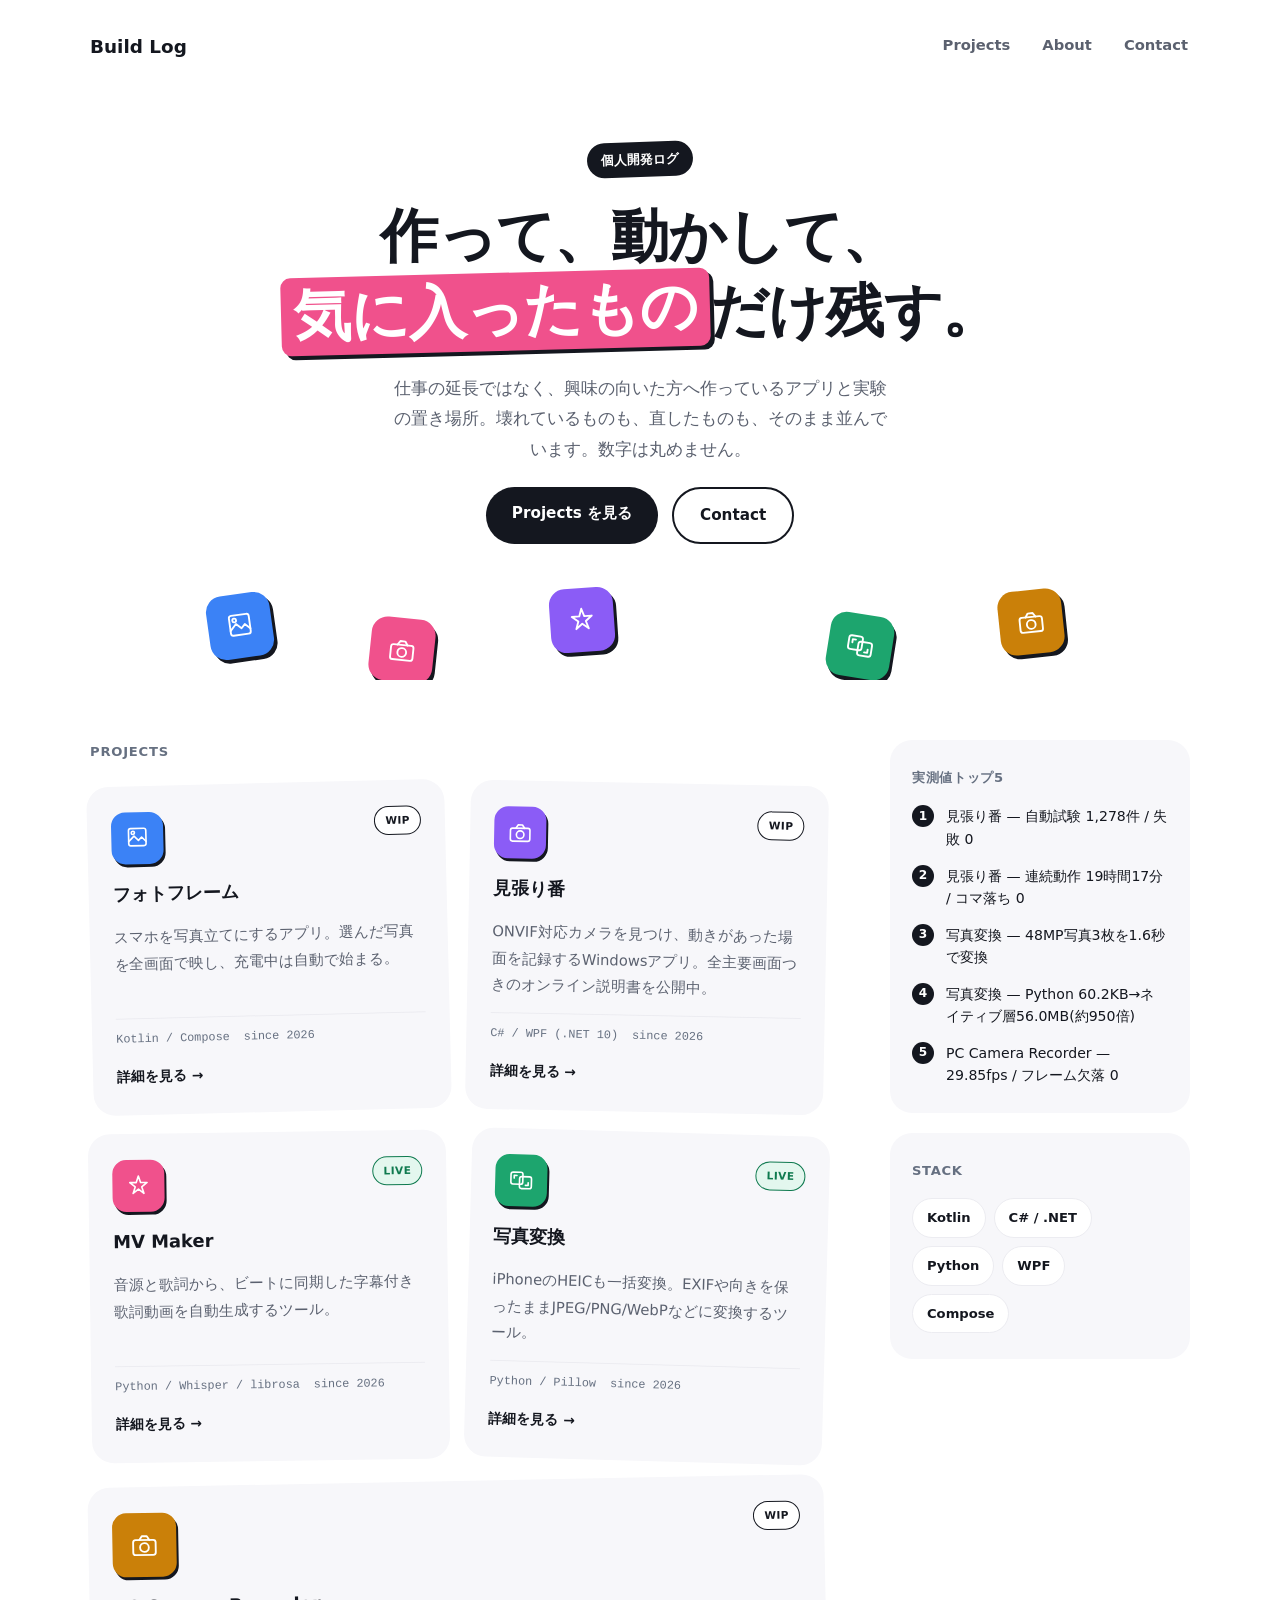
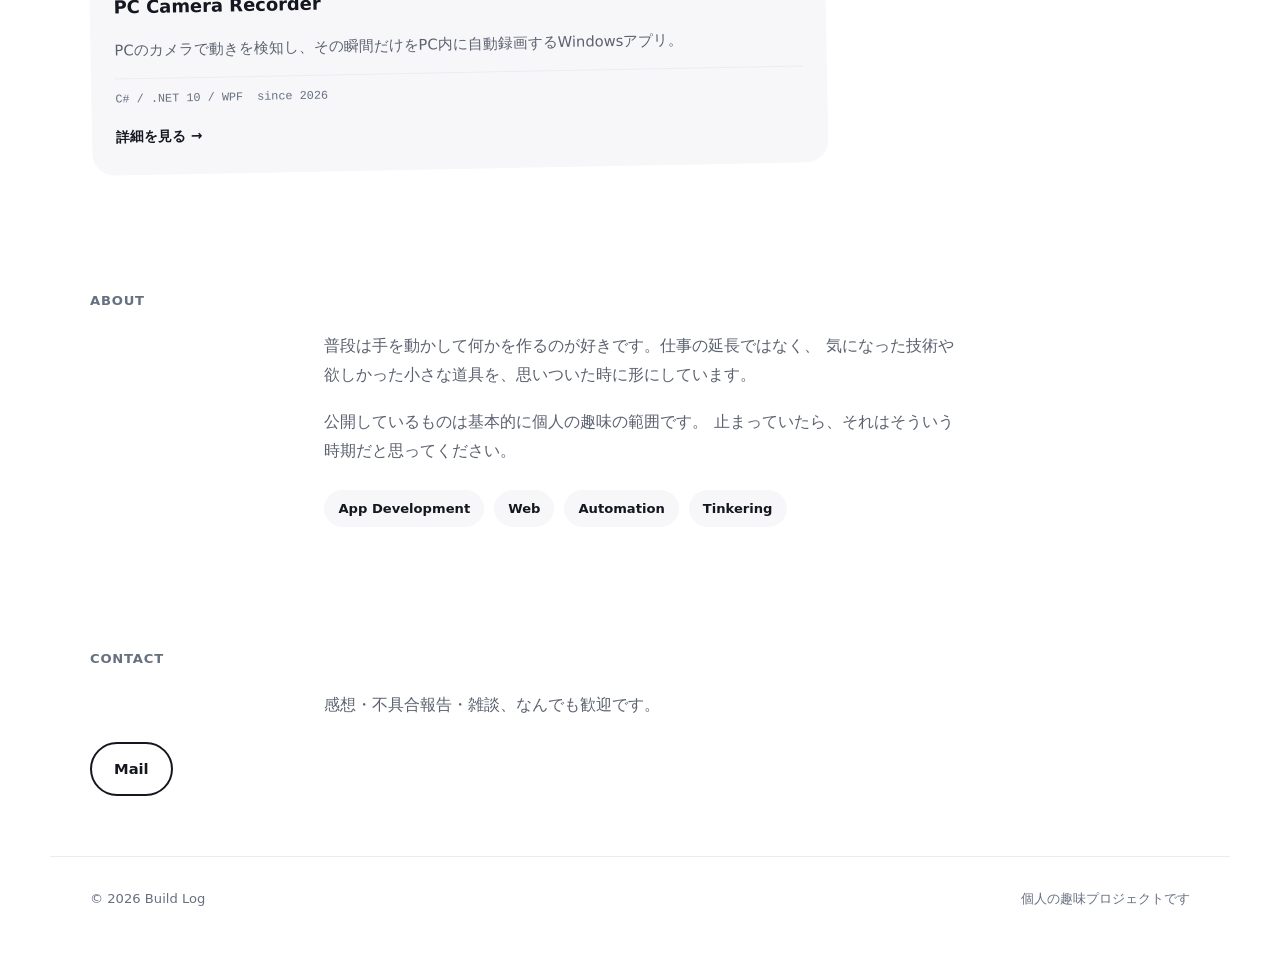
<file: index.html>
<!doctype html>
<html lang="ja">
<head>
<meta charset="UTF-8">
<meta name="viewport" content="width=device-width, initial-scale=1">
<title>Build Log — apps &amp; small experiments</title>
<meta name="description" content="趣味で作っているアプリと実験の記録。個人開発のビルドログ。">
<link rel="icon" href="data:image/svg+xml,%3Csvg xmlns='http://www.w3.org/2000/svg' viewBox='0 0 32 32'%3E%3Ccircle cx='16' cy='16' r='13' fill='%23f0518c'/%3E%3C/svg%3E">
<meta name="theme-color" content="#ffffff">
<link rel="stylesheet" href="styles.a72ed539.css">
</head>
<body>

<a class="skip-link" href="#main">本文へスキップ</a>

<nav class="nav">
  <a class="brand" href="#top">Build Log</a>
  <div class="nav-links">
    <a href="#projects">Projects</a>
    <a href="#about">About</a>
    <a href="#contact">Contact</a>
  </div>
</nav>

<header class="hero" id="top">
  <div class="hero-body">
    <span class="eyebrow">個人開発ログ</span>
    <h1>作って、動かして、<br><span class="hl">気に入ったもの</span>だけ残す。</h1>
    <p class="lead">仕事の延長ではなく、興味の向いた方へ作っているアプリと実験の置き場所。壊れているものも、直したものも、そのまま並んでいます。数字は丸めません。</p>
    <div class="actions">
      <a class="btn btn-primary" href="#projects">Projects を見る</a>
      <a class="btn btn-line" href="#contact">Contact</a>
    </div>
  </div>

  <div class="stickers" aria-hidden="true">
    <div class="sticker st1"><svg viewBox="0 0 48 48" fill="none" stroke="#fff" stroke-width="3" stroke-linecap="round" stroke-linejoin="round"><rect x="8" y="6" width="32" height="32" rx="4"/><path d="M8 30 L18 20 L26 28 L32 22 L40 30"/><circle cx="16" cy="14" r="3"/></svg></div>
    <div class="sticker st2"><svg viewBox="0 0 48 48" fill="none" stroke="#fff" stroke-width="3" stroke-linecap="round" stroke-linejoin="round"><rect x="6" y="16" width="36" height="24" rx="4"/><path d="M16 16 L20 10 L28 10 L32 16"/><circle cx="24" cy="28" r="7"/></svg></div>
    <div class="sticker st3"><svg viewBox="0 0 48 48" fill="none" stroke="#fff" stroke-width="3" stroke-linecap="round" stroke-linejoin="round"><path d="M24 6 L28 18 L40 18 L30 26 L34 38 L24 30 L14 38 L18 26 L8 18 L20 18 Z"/></svg></div>
    <div class="sticker st4"><svg viewBox="0 0 48 48" fill="none" stroke="#fff" stroke-width="3" stroke-linecap="round" stroke-linejoin="round"><rect x="5" y="9" width="22" height="22" rx="4"/><rect x="21" y="17" width="22" height="22" rx="4" fill="none"/><path d="M11 20 L11 15 L16 15 M37 28 L37 33 L32 33"/></svg></div>
    <div class="sticker st5"><svg viewBox="0 0 48 48" fill="none" stroke="#fff" stroke-width="3" stroke-linecap="round" stroke-linejoin="round"><rect x="6" y="16" width="36" height="24" rx="4"/><path d="M16 16 L20 10 L28 10 L32 16"/><circle cx="24" cy="28" r="7"/></svg></div>
  </div>
</header>

<main id="main">
  <section class="section">
    <div class="layout">
      <section id="projects">
        <p class="section-label">Projects</p>
        <div class="specimens">

          <article class="specimen specimen-photoframe">
            <div class="specimen-top">
              <div class="specimen-icon"><svg viewBox="0 0 48 48" fill="none" stroke-width="3" stroke-linecap="round" stroke-linejoin="round"><rect x="8" y="6" width="32" height="32" rx="4"/><path d="M8 30 L18 20 L26 28 L32 22 L40 30"/><circle cx="16" cy="14" r="3"/></svg></div>
              <span class="tag-status is-wip">WIP</span>
            </div>
            <h3>フォトフレーム</h3>
            <p>スマホを写真立てにするアプリ。選んだ写真を全画面で映し、充電中は自動で始まる。</p>
            <div class="specimen-meta"><span>Kotlin / Compose</span><span>since 2026</span></div>
            <a class="specimen-link" href="project-photoframe">詳細を見る →</a>
          </article>

          <article class="specimen specimen-mihariban">
            <div class="specimen-top">
              <div class="specimen-icon"><svg viewBox="0 0 48 48" fill="none" stroke-width="3" stroke-linecap="round" stroke-linejoin="round"><rect x="6" y="16" width="36" height="24" rx="4"/><path d="M16 16 L20 10 L28 10 L32 16"/><circle cx="24" cy="28" r="7"/></svg></div>
              <span class="tag-status is-wip">WIP</span>
            </div>
            <h3>見張り番</h3>
            <p>ONVIF対応カメラを見つけ、動きがあった場面を記録するWindowsアプリ。全主要画面つきのオンライン説明書を公開中。</p>
            <div class="specimen-meta"><span>C# / WPF (.NET 10)</span><span>since 2026</span></div>
            <a class="specimen-link" href="project-mihariban">詳細を見る →</a>
          </article>

          <article class="specimen specimen-mvmaker">
            <div class="specimen-top">
              <div class="specimen-icon"><svg viewBox="0 0 48 48" fill="none" stroke-width="3" stroke-linecap="round" stroke-linejoin="round"><path d="M24 6 L28 18 L40 18 L30 26 L34 38 L24 30 L14 38 L18 26 L8 18 L20 18 Z"/></svg></div>
              <span class="tag-status is-live">LIVE</span>
            </div>
            <h3>MV Maker</h3>
            <p>音源と歌詞から、ビートに同期した字幕付き歌詞動画を自動生成するツール。</p>
            <div class="specimen-meta"><span>Python / Whisper / librosa</span><span>since 2026</span></div>
            <a class="specimen-link" href="project-mvmaker">詳細を見る →</a>
          </article>

          <article class="specimen specimen-photoconv">
            <div class="specimen-top">
              <div class="specimen-icon"><svg viewBox="0 0 48 48" fill="none" stroke-width="3" stroke-linecap="round" stroke-linejoin="round"><rect x="5" y="9" width="22" height="22" rx="4"/><rect x="21" y="17" width="22" height="22" rx="4" fill="none"/><path d="M11 20 L11 15 L16 15 M37 28 L37 33 L32 33"/></svg></div>
              <span class="tag-status is-live">LIVE</span>
            </div>
            <h3>写真変換</h3>
            <p>iPhoneのHEICも一括変換。EXIFや向きを保ったままJPEG/PNG/WebPなどに変換するツール。</p>
            <div class="specimen-meta"><span>Python / Pillow</span><span>since 2026</span></div>
            <a class="specimen-link" href="project-photoconv">詳細を見る →</a>
          </article>

          <article class="specimen specimen-pccamera">
            <div class="specimen-top">
              <div class="specimen-icon"><svg viewBox="0 0 48 48" fill="none" stroke-width="3" stroke-linecap="round" stroke-linejoin="round"><rect x="6" y="16" width="36" height="24" rx="4"/><path d="M16 16 L20 10 L28 10 L32 16"/><circle cx="24" cy="28" r="7"/></svg></div>
              <span class="tag-status is-wip">WIP</span>
            </div>
            <h3>PC Camera Recorder</h3>
            <p>PCのカメラで動きを検知し、その瞬間だけをPC内に自動録画するWindowsアプリ。</p>
            <div class="specimen-meta"><span>C# / .NET 10 / WPF</span><span>since 2026</span></div>
            <a class="specimen-link" href="project-pccamera">詳細を見る →</a>
          </article>

        </div>
      </section>

      <aside>
        <div class="side-card">
          <p class="side-title">実測値トップ5</p>
          <ol class="fact-list">
            <li>見張り番 — 自動試験 1,278件 / 失敗 0</li>
            <li>見張り番 — 連続動作 19時間17分 / コマ落ち 0</li>
            <li>写真変換 — 48MP写真3枚を1.6秒で変換</li>
            <li>写真変換 — Python 60.2KB→ネイティブ層56.0MB(約950倍)</li>
            <li>PC Camera Recorder — 29.85fps / フレーム欠落 0</li>
          </ol>
        </div>
        <div class="side-card">
          <p class="side-title">Stack</p>
          <div class="tag-cloud">
            <a href="#projects">Kotlin</a><a href="#projects">C# / .NET</a><a href="#projects">Python</a><a href="#projects">WPF</a><a href="#projects">Compose</a>
          </div>
        </div>
      </aside>
    </div>
  </section>

  <section id="about" class="section">
    <p class="section-label">About</p>
    <div class="about-body">
      <p>
        普段は手を動かして何かを作るのが好きです。仕事の延長ではなく、
        気になった技術や欲しかった小さな道具を、思いついた時に形にしています。
      </p>
      <p>
        公開しているものは基本的に個人の趣味の範囲です。
        止まっていたら、それはそういう時期だと思ってください。
      </p>
      <ul class="tag-list">
        <li>App Development</li>
        <li>Web</li>
        <li>Automation</li>
        <li>Tinkering</li>
      </ul>
    </div>
  </section>

  <section id="contact" class="section">
    <p class="section-label">Contact</p>
    <p class="contact-lead">感想・不具合報告・雑談、なんでも歓迎です。</p>
    <div class="contact-links">
      <a class="contact-link" href="mailto:sk.system.mtk@gmail.com">Mail</a>
    </div>
  </section>
</main>

<footer class="site-footer">
  <span>© <span id="year"></span> Build Log</span>
  <span>個人の趣味プロジェクトです</span>
</footer>

<script src="script.ad246078.js"></script>
<!-- Cloudflare Web Analytics -->
<script type="module" src="https://static.cloudflareinsights.com/beacon.min.js" data-cf-beacon='{"token": "d1480199d24e4a1481ee43863bf0d8d2"}'></script>
<!-- End Cloudflare Web Analytics -->
</body>
</html>
</file>
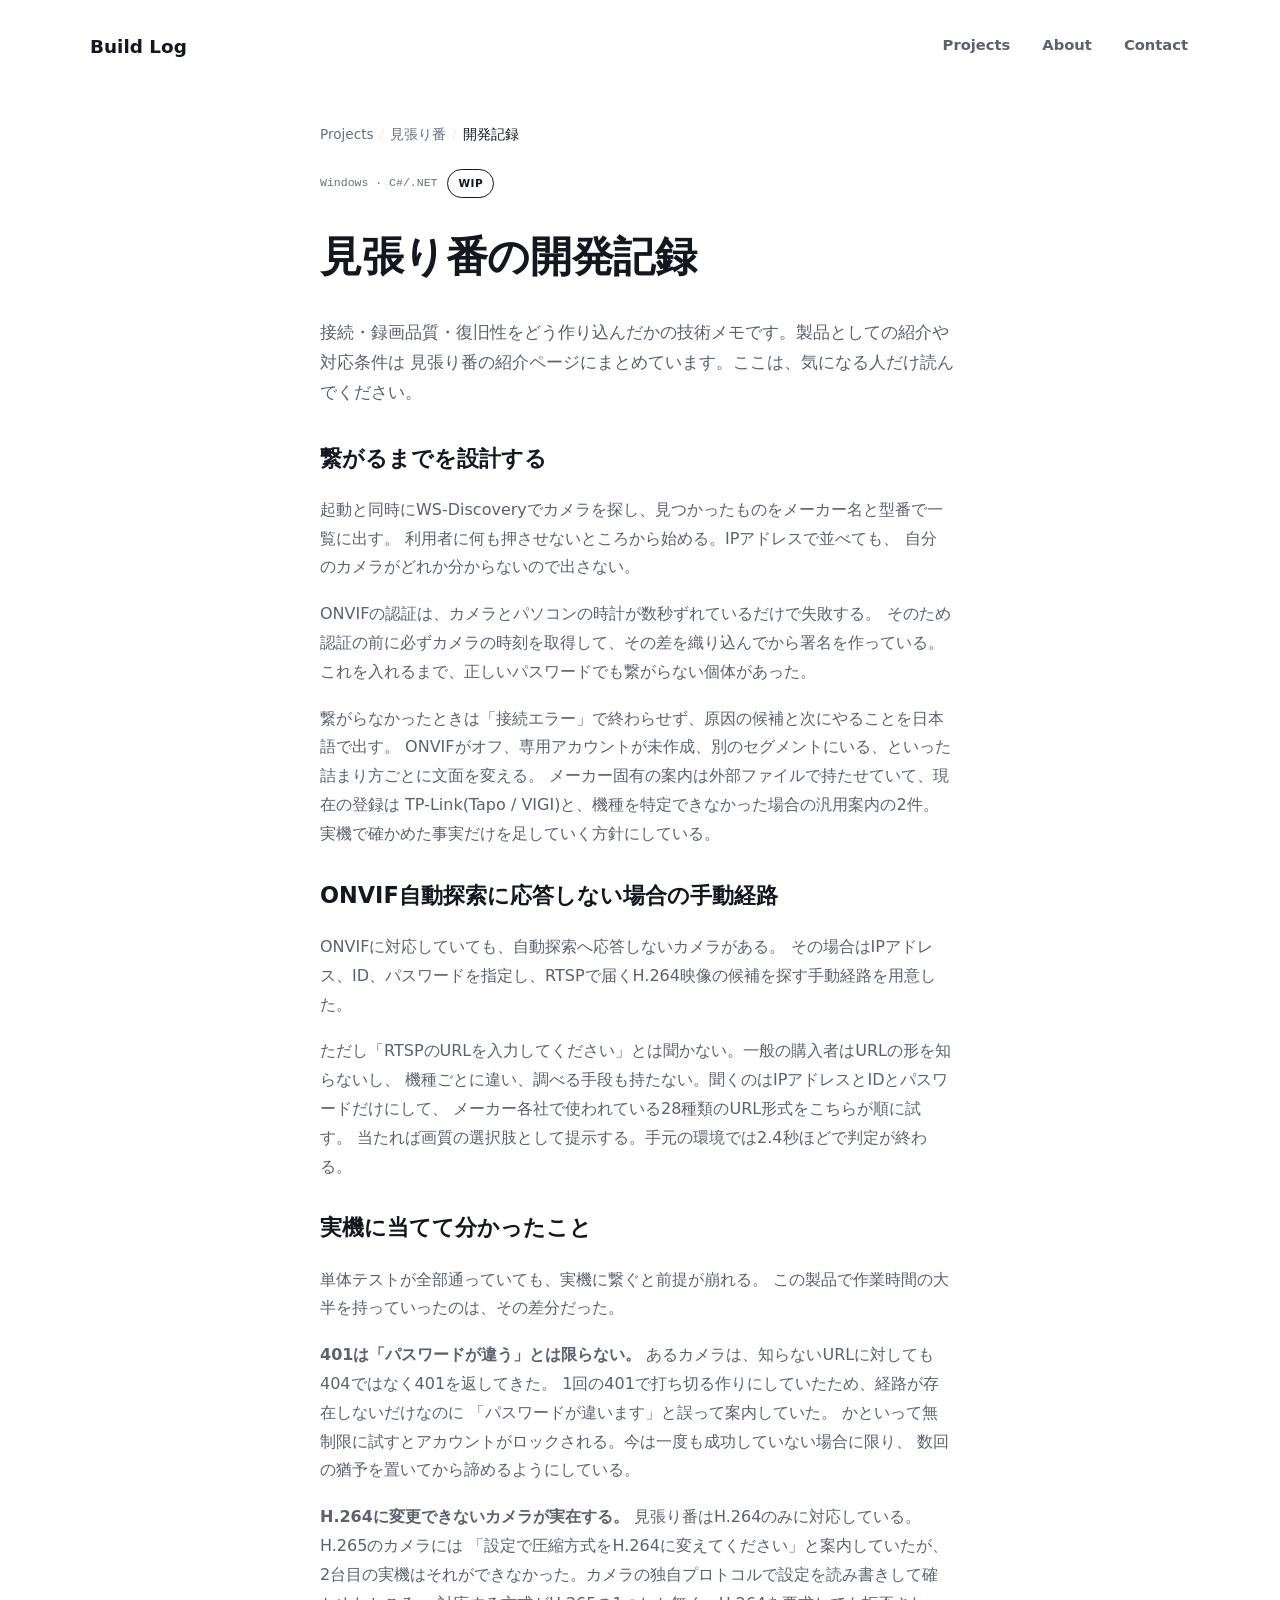
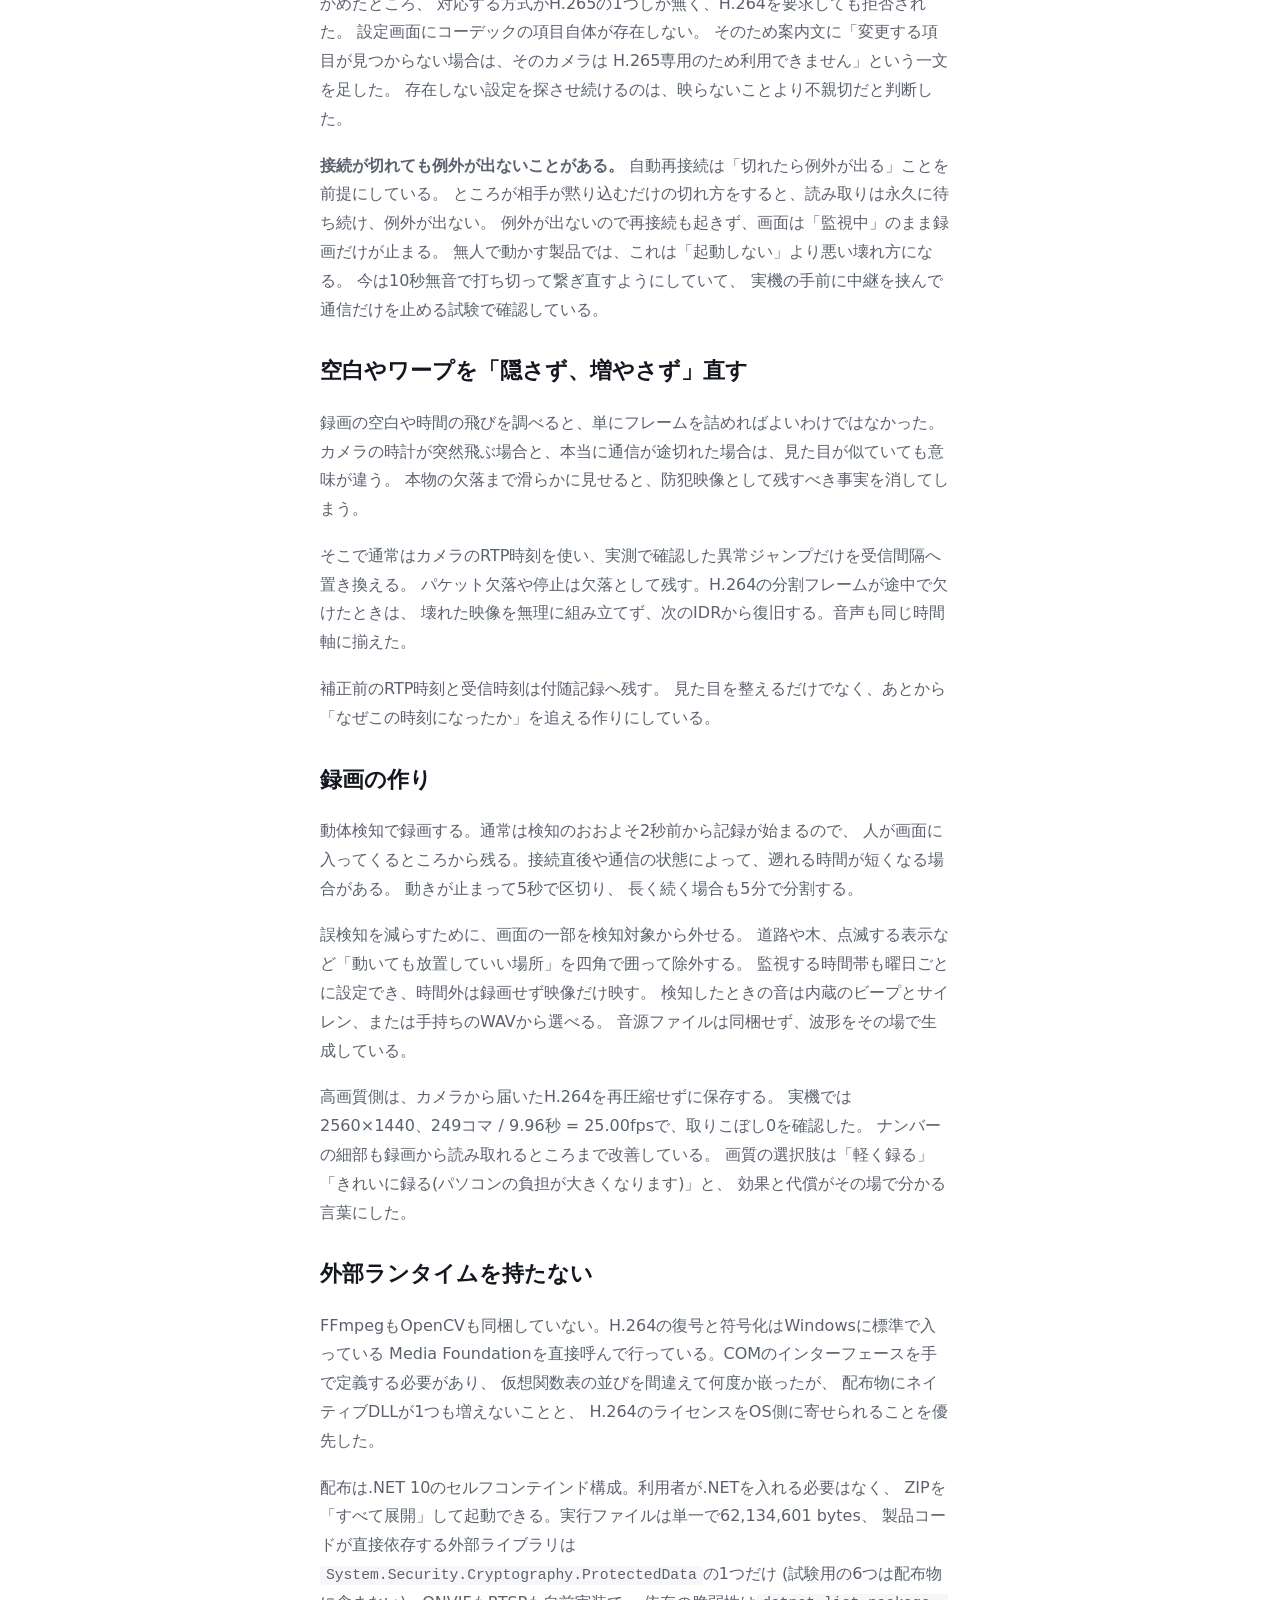
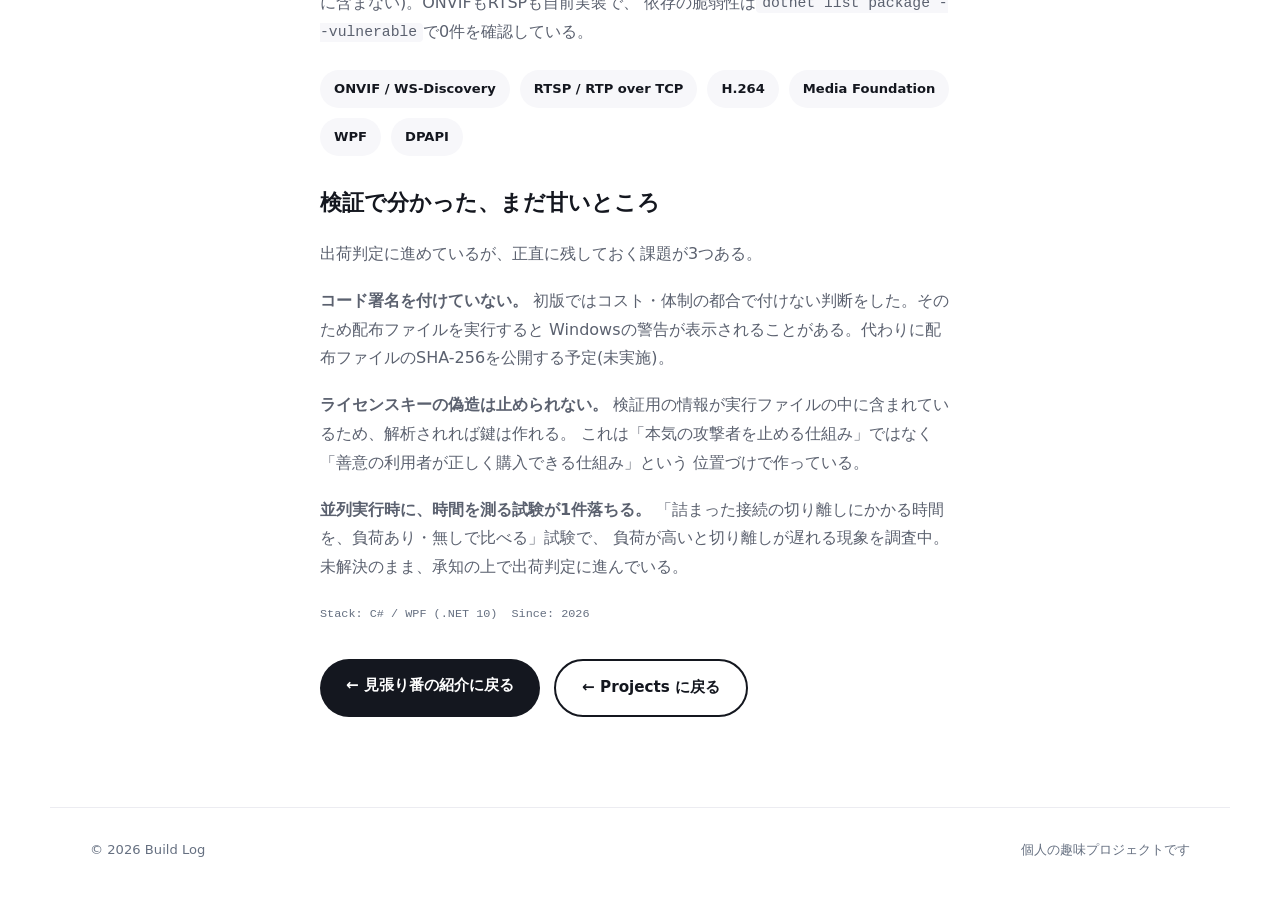
<file: mihariban-devlog.html>
<!doctype html>
<html lang="ja">
<head>
<meta charset="UTF-8">
<meta name="viewport" content="width=device-width, initial-scale=1">
<title>見張り番｜開発記録 — Build Log</title>
<meta name="description" content="見張り番の接続設計・録画エンジン・復旧性をどう作り込んだかの開発記録。実機で分かったこと、まだ残っている技術的な課題まで正直に書いています。">
<link rel="icon" href="data:image/svg+xml,%3Csvg xmlns='http://www.w3.org/2000/svg' viewBox='0 0 32 32'%3E%3Ccircle cx='16' cy='16' r='13' fill='%23f0518c'/%3E%3C/svg%3E">
<meta name="theme-color" content="#ffffff">
<link rel="stylesheet" href="styles.a72ed539.css">
</head>
<body>

<a class="skip-link" href="#main">本文へスキップ</a>

<nav class="nav">
  <a class="brand" href="/">Build Log</a>
  <div class="nav-links">
    <a href="/#projects">Projects</a>
    <a href="/#about">About</a>
    <a href="/#contact">Contact</a>
  </div>
</nav>

<main id="main" tabindex="-1">
  <article class="detail">
    <nav class="detail-breadcrumb" aria-label="パンくず">
      <ol class="breadcrumb-list">
        <li><a href="/#projects">Projects</a></li>
        <li><a href="project-mihariban.html">見張り番</a></li>
        <li aria-current="page">開発記録</li>
      </ol>
    </nav>

    <div class="detail-top">
      <span class="specimen-tag">Windows · C#/.NET</span>
      <span class="stamp stamp-wip">WIP</span>
    </div>

    <h1>見張り番の開発記録</h1>
    <p class="detail-lead">
      接続・録画品質・復旧性をどう作り込んだかの技術メモです。製品としての紹介や対応条件は
      <a href="project-mihariban.html">見張り番の紹介ページ</a>にまとめています。ここは、気になる人だけ読んでください。
    </p>

    <div class="detail-body">
      <h2 id="connection-design">繋がるまでを設計する</h2>
      <p>
        起動と同時にWS-Discoveryでカメラを探し、見つかったものをメーカー名と型番で一覧に出す。
        利用者に何も押させないところから始める。IPアドレスで並べても、
        自分のカメラがどれか分からないので出さない。
      </p>
      <p>
        ONVIFの認証は、カメラとパソコンの時計が数秒ずれているだけで失敗する。
        そのため認証の前に必ずカメラの時刻を取得して、その差を織り込んでから署名を作っている。
        これを入れるまで、正しいパスワードでも繋がらない個体があった。
      </p>
      <p>
        繋がらなかったときは「接続エラー」で終わらせず、原因の候補と次にやることを日本語で出す。
        ONVIFがオフ、専用アカウントが未作成、別のセグメントにいる、といった詰まり方ごとに文面を変える。
        メーカー固有の案内は外部ファイルで持たせていて、現在の登録は
        TP-Link(Tapo / VIGI)と、機種を特定できなかった場合の汎用案内の2件。
        実機で確かめた事実だけを足していく方針にしている。
      </p>

      <h2>ONVIF自動探索に応答しない場合の手動経路</h2>
      <p>
        ONVIFに対応していても、自動探索へ応答しないカメラがある。
        その場合はIPアドレス、ID、パスワードを指定し、RTSPで届くH.264映像の候補を探す手動経路を用意した。
      </p>
      <p>
        ただし「RTSPのURLを入力してください」とは聞かない。一般の購入者はURLの形を知らないし、
        機種ごとに違い、調べる手段も持たない。聞くのはIPアドレスとIDとパスワードだけにして、
        メーカー各社で使われている28種類のURL形式をこちらが順に試す。
        当たれば画質の選択肢として提示する。手元の環境では2.4秒ほどで判定が終わる。
      </p>

      <h2>実機に当てて分かったこと</h2>
      <p>
        単体テストが全部通っていても、実機に繋ぐと前提が崩れる。
        この製品で作業時間の大半を持っていったのは、その差分だった。
      </p>
      <p>
        <strong>401は「パスワードが違う」とは限らない。</strong>
        あるカメラは、知らないURLに対しても404ではなく401を返してきた。
        1回の401で打ち切る作りにしていたため、経路が存在しないだけなのに
        「パスワードが違います」と誤って案内していた。
        かといって無制限に試すとアカウントがロックされる。今は一度も成功していない場合に限り、
        数回の猶予を置いてから諦めるようにしている。
      </p>
      <p>
        <strong>H.264に変更できないカメラが実在する。</strong>
        見張り番はH.264のみに対応している。H.265のカメラには
        「設定で圧縮方式をH.264に変えてください」と案内していたが、
        2台目の実機はそれができなかった。カメラの独自プロトコルで設定を読み書きして確かめたところ、
        対応する方式がH.265の1つしか無く、H.264を要求しても拒否された。
        設定画面にコーデックの項目自体が存在しない。
        そのため案内文に「変更する項目が見つからない場合は、そのカメラは
        H.265専用のため利用できません」という一文を足した。
        存在しない設定を探させ続けるのは、映らないことより不親切だと判断した。
      </p>
      <p>
        <strong>接続が切れても例外が出ないことがある。</strong>
        自動再接続は「切れたら例外が出る」ことを前提にしている。
        ところが相手が黙り込むだけの切れ方をすると、読み取りは永久に待ち続け、例外が出ない。
        例外が出ないので再接続も起きず、画面は「監視中」のまま録画だけが止まる。
        無人で動かす製品では、これは「起動しない」より悪い壊れ方になる。
        今は10秒無音で打ち切って繋ぎ直すようにしていて、
        実機の手前に中継を挟んで通信だけを止める試験で確認している。
      </p>

      <h2>空白やワープを「隠さず、増やさず」直す</h2>
      <p>
        録画の空白や時間の飛びを調べると、単にフレームを詰めればよいわけではなかった。
        カメラの時計が突然飛ぶ場合と、本当に通信が途切れた場合は、見た目が似ていても意味が違う。
        本物の欠落まで滑らかに見せると、防犯映像として残すべき事実を消してしまう。
      </p>
      <p>
        そこで通常はカメラのRTP時刻を使い、実測で確認した異常ジャンプだけを受信間隔へ置き換える。
        パケット欠落や停止は欠落として残す。H.264の分割フレームが途中で欠けたときは、
        壊れた映像を無理に組み立てず、次のIDRから復旧する。音声も同じ時間軸に揃えた。
      </p>
      <p>
        補正前のRTP時刻と受信時刻は付随記録へ残す。
        見た目を整えるだけでなく、あとから「なぜこの時刻になったか」を追える作りにしている。
      </p>

      <h2>録画の作り</h2>
      <p>
        動体検知で録画する。通常は検知のおおよそ2秒前から記録が始まるので、
        人が画面に入ってくるところから残る。接続直後や通信の状態によって、遡れる時間が短くなる場合がある。
        動きが止まって5秒で区切り、
        長く続く場合も5分で分割する。
      </p>
      <p>
        誤検知を減らすために、画面の一部を検知対象から外せる。
        道路や木、点滅する表示など「動いても放置していい場所」を四角で囲って除外する。
        監視する時間帯も曜日ごとに設定でき、時間外は録画せず映像だけ映す。
        検知したときの音は内蔵のビープとサイレン、または手持ちのWAVから選べる。
        音源ファイルは同梱せず、波形をその場で生成している。
      </p>
      <p>
        高画質側は、カメラから届いたH.264を再圧縮せずに保存する。
        実機では2560×1440、249コマ / 9.96秒 = 25.00fpsで、取りこぼし0を確認した。
        ナンバーの細部も録画から読み取れるところまで改善している。
        画質の選択肢は「軽く録る」「きれいに録る(パソコンの負担が大きくなります)」と、
        効果と代償がその場で分かる言葉にした。
      </p>

      <h2>外部ランタイムを持たない</h2>
      <p>
        FFmpegもOpenCVも同梱していない。H.264の復号と符号化はWindowsに標準で入っている
        Media Foundationを直接呼んで行っている。COMのインターフェースを手で定義する必要があり、
        仮想関数表の並びを間違えて何度か嵌ったが、
        配布物にネイティブDLLが1つも増えないことと、
        H.264のライセンスをOS側に寄せられることを優先した。
      </p>
      <p>
        配布は.NET 10のセルフコンテインド構成。利用者が.NETを入れる必要はなく、
        ZIPを「すべて展開」して起動できる。実行ファイルは単一で62,134,601 bytes、
        製品コードが直接依存する外部ライブラリは
        <code>System.Security.Cryptography.ProtectedData</code>の1つだけ
        (試験用の6つは配布物に含まない)。ONVIFもRTSPも自前実装で、
        依存の脆弱性は<code>dotnet list package --vulnerable</code>で0件を確認している。
      </p>

      <ul class="tag-list">
        <li>ONVIF / WS-Discovery</li>
        <li>RTSP / RTP over TCP</li>
        <li>H.264</li>
        <li>Media Foundation</li>
        <li>WPF</li>
        <li>DPAPI</li>
      </ul>

      <h2 id="known-issues">検証で分かった、まだ甘いところ</h2>
      <p>
        出荷判定に進めているが、正直に残しておく課題が3つある。
      </p>
      <p>
        <strong>コード署名を付けていない。</strong>
        初版ではコスト・体制の都合で付けない判断をした。そのため配布ファイルを実行すると
        Windowsの警告が表示されることがある。代わりに配布ファイルのSHA-256を公開する予定(未実施)。
      </p>
      <p>
        <strong>ライセンスキーの偽造は止められない。</strong>
        検証用の情報が実行ファイルの中に含まれているため、解析されれば鍵は作れる。
        これは「本気の攻撃者を止める仕組み」ではなく「善意の利用者が正しく購入できる仕組み」という
        位置づけで作っている。
      </p>
      <p>
        <strong>並列実行時に、時間を測る試験が1件落ちる。</strong>
        「詰まった接続の切り離しにかかる時間を、負荷あり・無しで比べる」試験で、
        負荷が高いと切り離しが遅れる現象を調査中。未解決のまま、承知の上で出荷判定に進んでいる。
      </p>
    </div>

    <dl class="specimen-meta detail-meta">
      <div><dt>Stack</dt><dd>C# / WPF (.NET 10)</dd></div>
      <div><dt>Since</dt><dd>2026</dd></div>
    </dl>

    <div class="hero-actions">
      <a class="btn btn-primary" href="project-mihariban.html">← 見張り番の紹介に戻る</a>
      <a class="btn btn-line" href="/#projects">← Projects に戻る</a>
    </div>
  </article>
</main>

<footer class="site-footer">
  <span>© <span id="year"></span> Build Log</span>
  <span>個人の趣味プロジェクトです</span>
</footer>

<script src="script.ad246078.js"></script>
<!-- Cloudflare Web Analytics -->
<script type="module" src="https://static.cloudflareinsights.com/beacon.min.js" data-cf-beacon='{"token": "d1480199d24e4a1481ee43863bf0d8d2"}'></script>
<!-- End Cloudflare Web Analytics -->
</body>
</html>
</file>
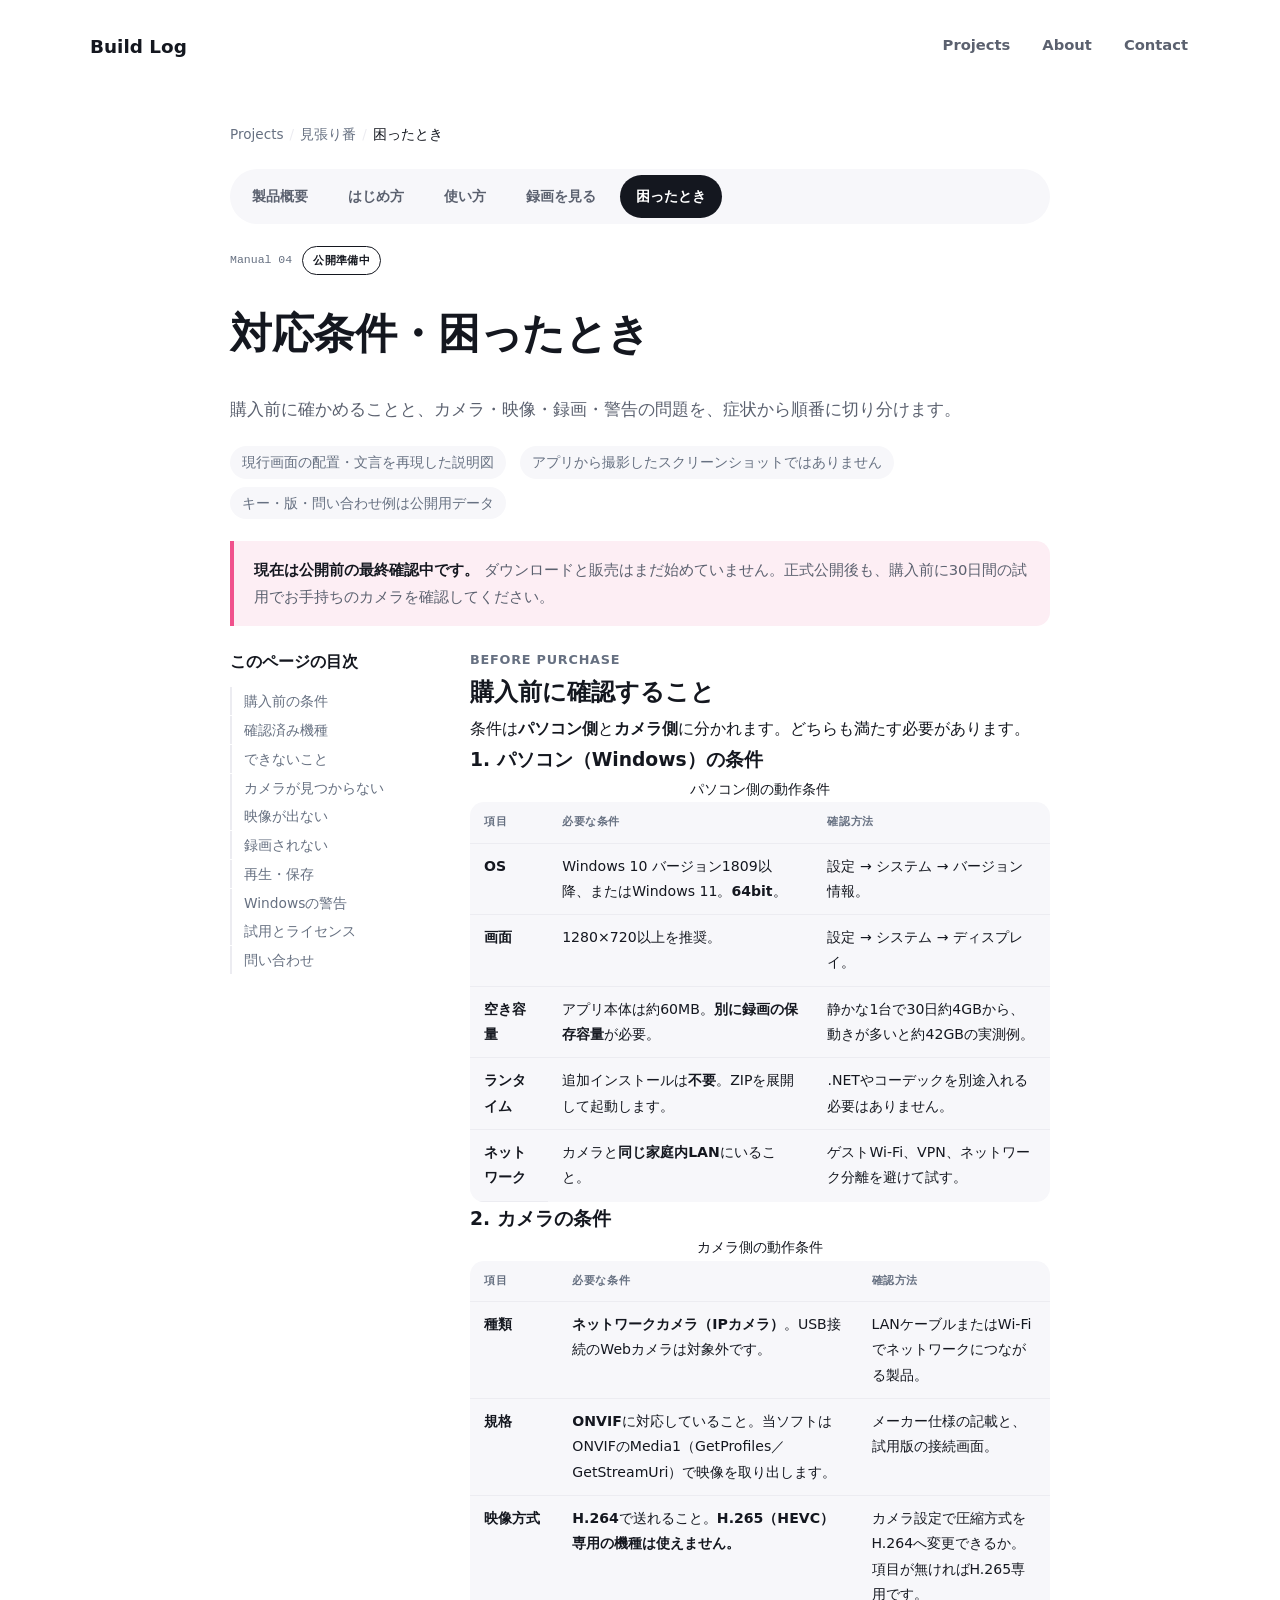
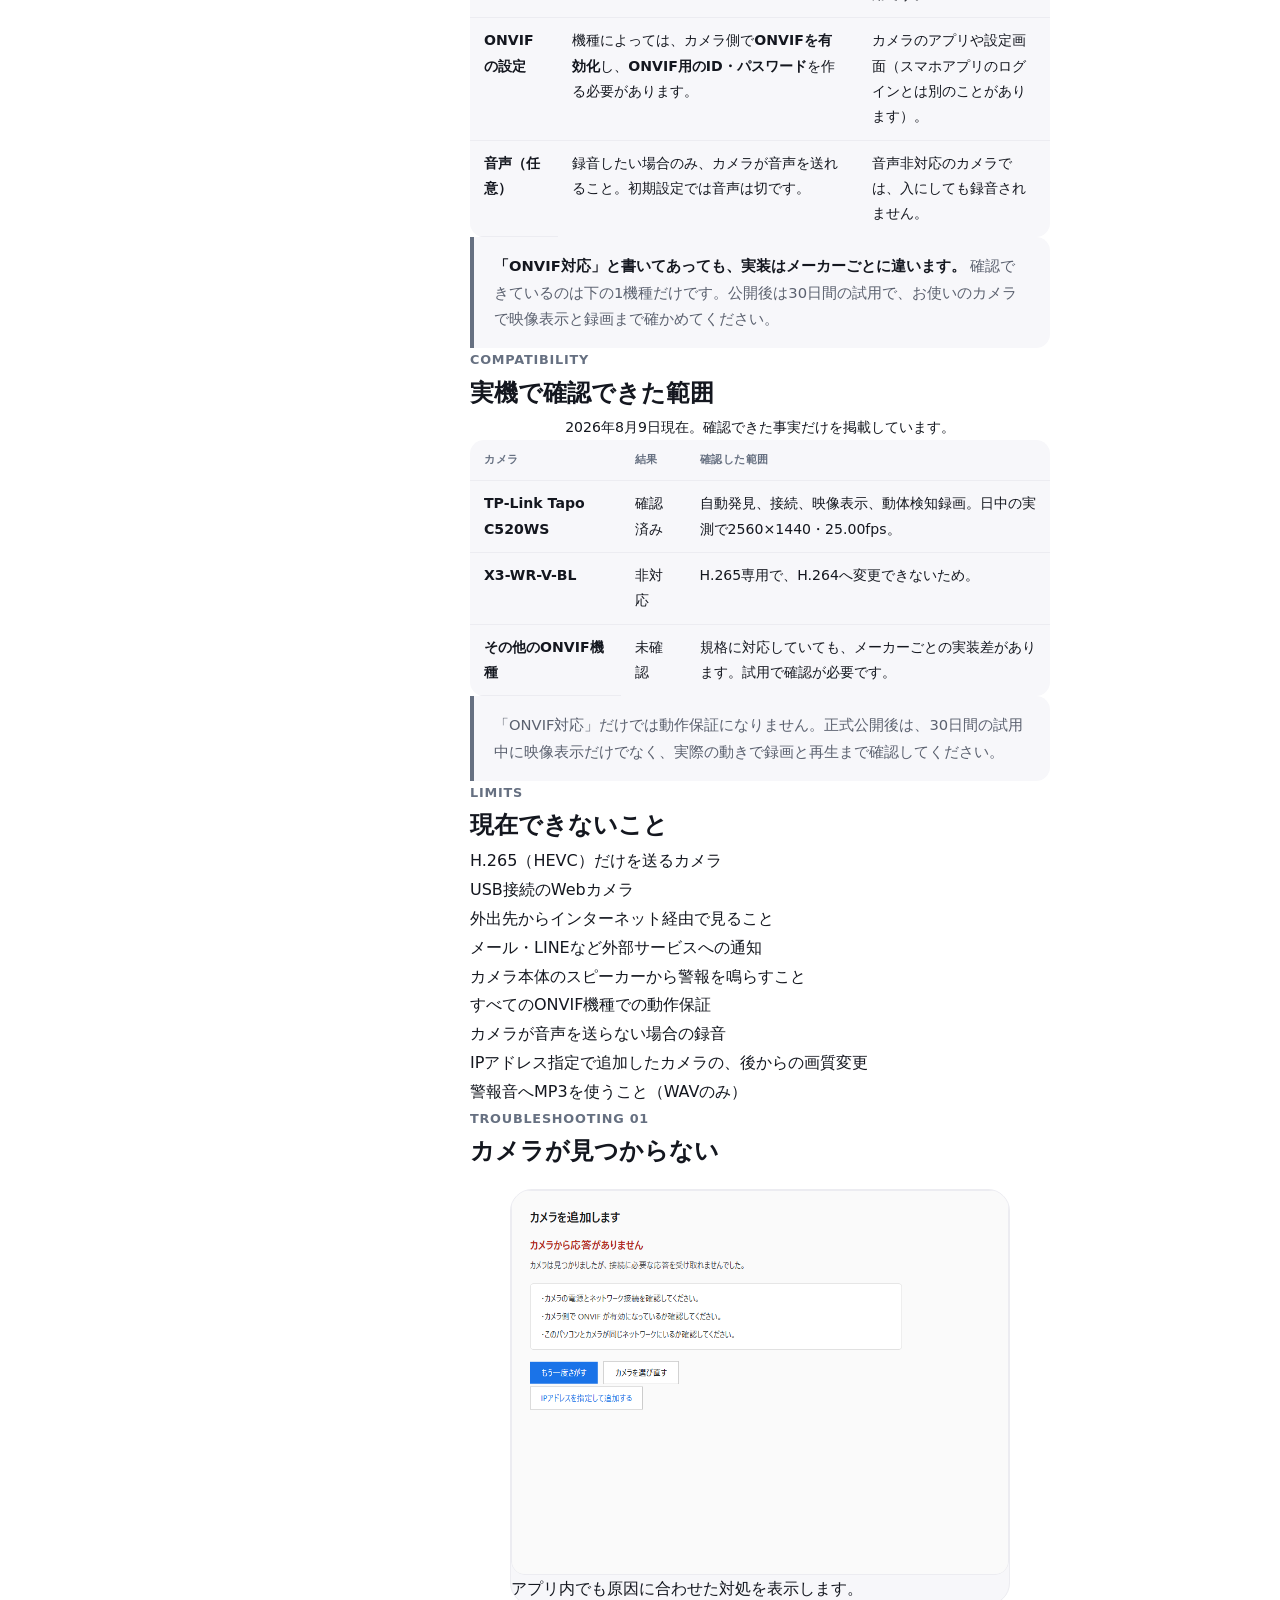
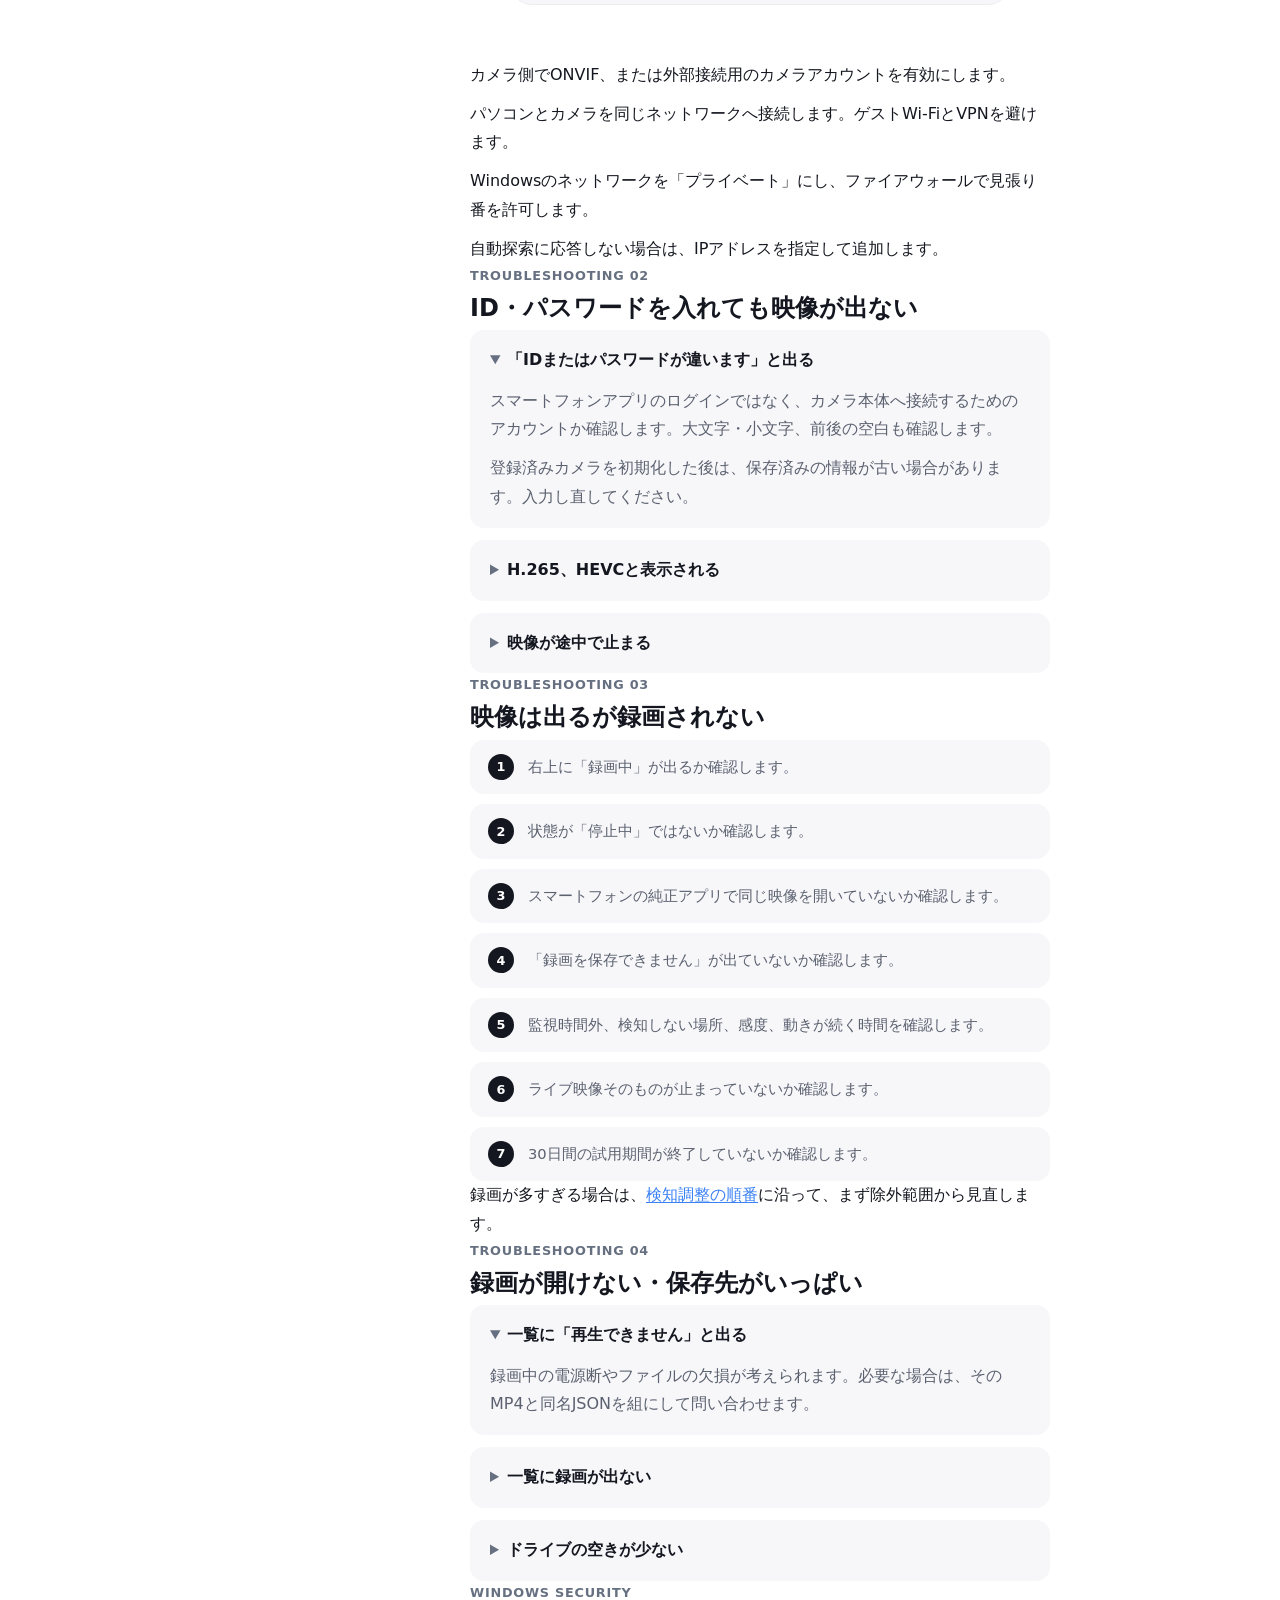
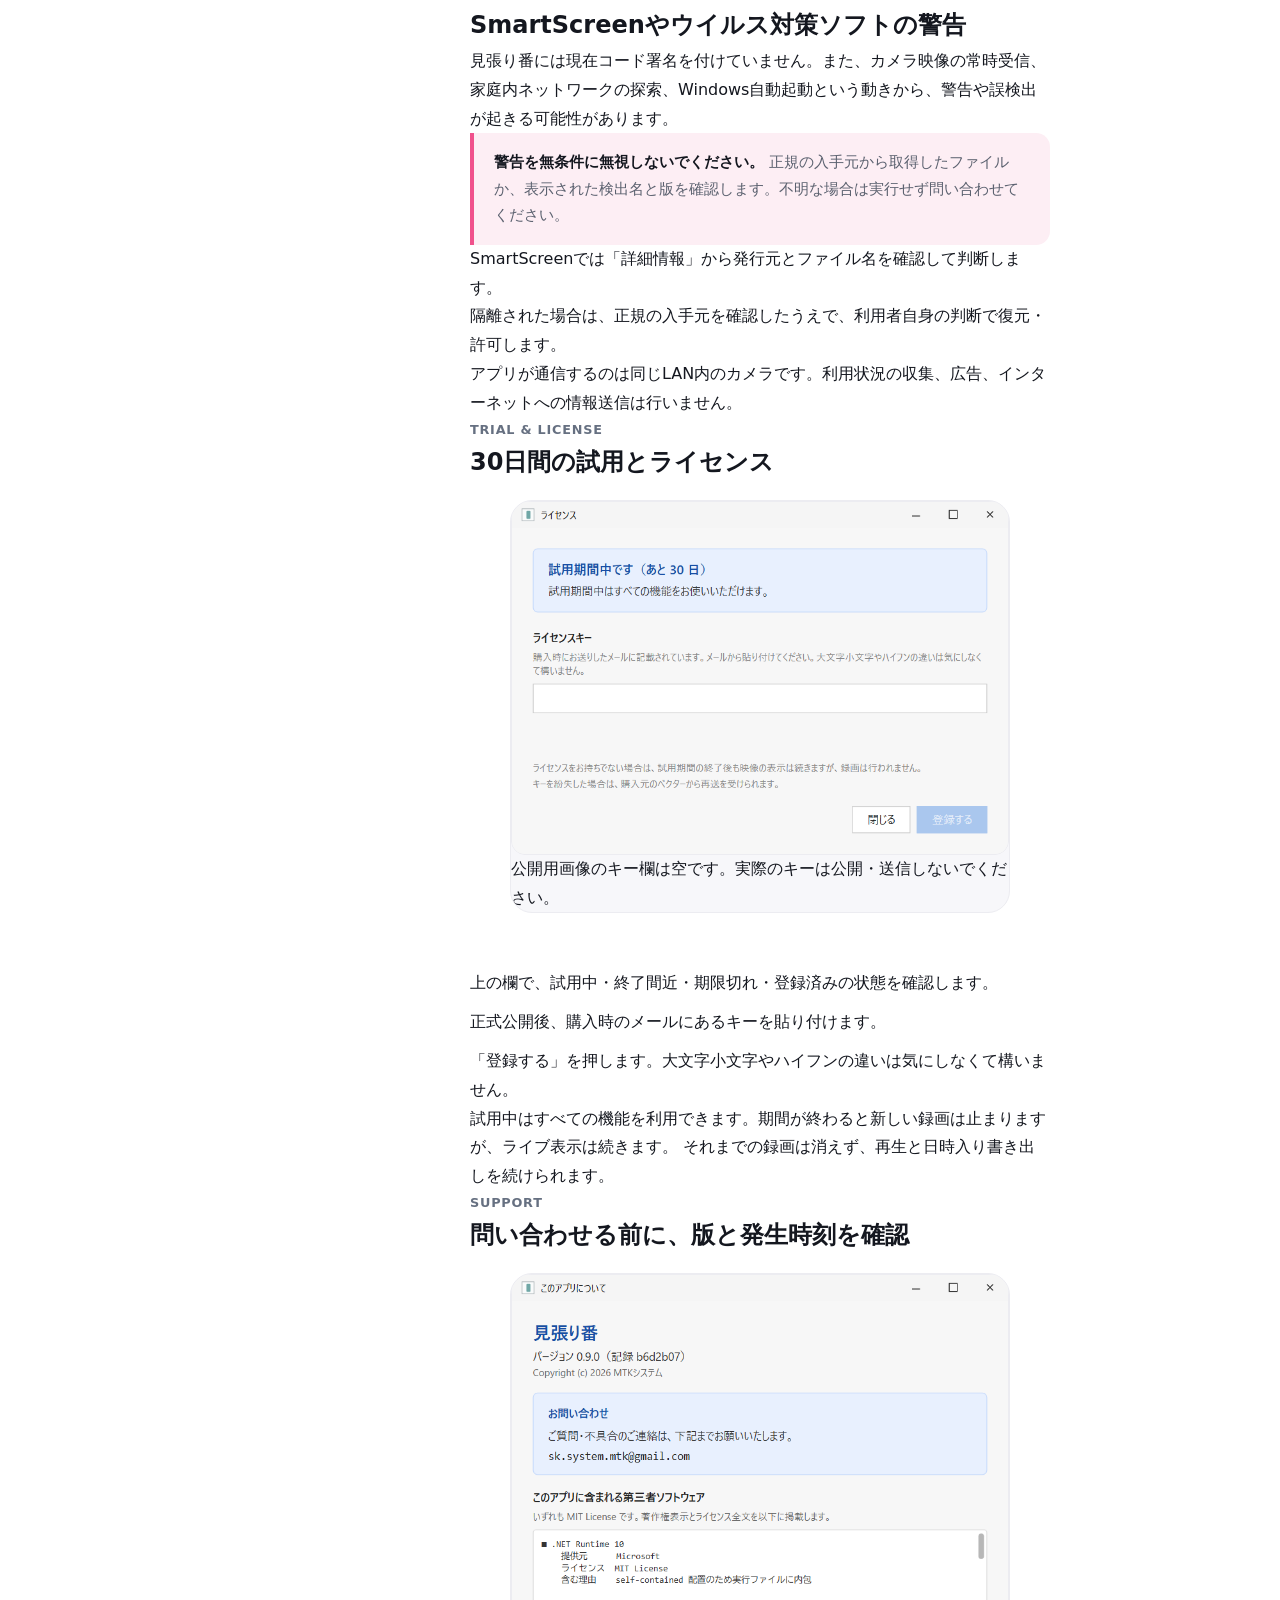
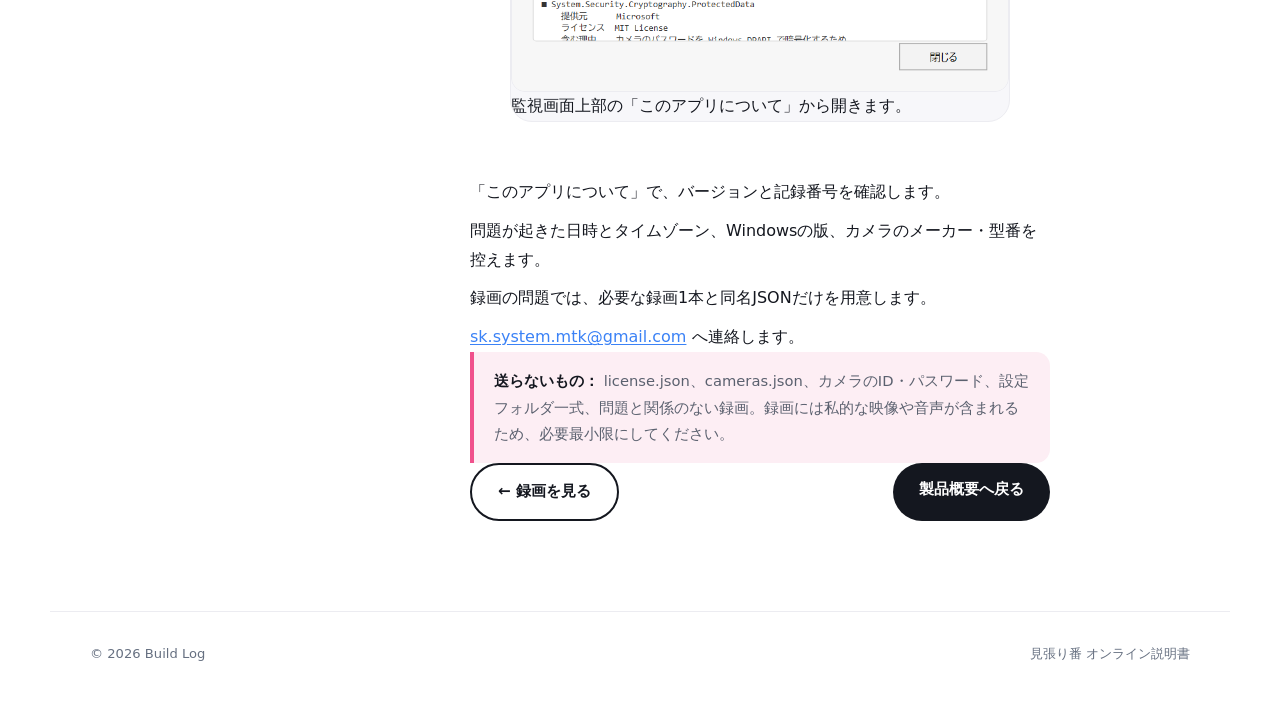
<file: mihariban-help.html>
<!doctype html>
<html lang="ja">
<head>
<meta charset="UTF-8">
<meta name="viewport" content="width=device-width, initial-scale=1">
<title>見張り番 困ったとき｜対応条件・接続・安全 — Build Log</title>
<meta name="description" content="見張り番の対応条件、確認済みカメラ、カメラが見つからない・映らない・録画されない場合、SmartScreenやウイルス対策ソフトの警告、問い合わせ方法を説明します。">
<link rel="icon" href="data:image/svg+xml,%3Csvg xmlns='http://www.w3.org/2000/svg' viewBox='0 0 32 32'%3E%3Ccircle cx='16' cy='16' r='13' fill='%23f0518c'/%3E%3C/svg%3E">
<meta name="theme-color" content="#ffffff">
<link rel="stylesheet" href="styles.a72ed539.css">
</head>
<body>

<a class="skip-link" href="#main">本文へスキップ</a>

<nav class="nav">
  <a class="brand" href="/">Build Log</a>
  <div class="nav-links">
    <a href="/#projects">Projects</a>
    <a href="/#about">About</a>
    <a href="/#contact">Contact</a>
  </div>
</nav>

<main id="main" tabindex="-1">
  <article class="detail manual-page">
    <nav class="detail-breadcrumb" aria-label="パンくず">
      <ol class="breadcrumb-list">
        <li><a href="/#projects">Projects</a></li>
        <li><a href="project-mihariban.html">見張り番</a></li>
        <li aria-current="page">困ったとき</li>
      </ol>
    </nav>

    <nav class="product-nav" aria-label="見張り番のページ">
      <a href="project-mihariban.html">製品概要</a>
      <a href="mihariban-start.html">はじめ方</a>
      <a href="mihariban-use.html">使い方</a>
      <a href="mihariban-recordings.html">録画を見る</a>
      <a href="mihariban-help.html" aria-current="page">困ったとき</a>
    </nav>

    <div class="detail-top"><span class="specimen-tag">Manual 04</span><span class="stamp stamp-wip">公開準備中</span></div>
    <h1>対応条件・困ったとき</h1>
    <p class="detail-lead">購入前に確かめることと、カメラ・映像・録画・警告の問題を、症状から順番に切り分けます。</p>
    <p class="status-line"><span>現行画面の配置・文言を再現した説明図</span><span>アプリから撮影したスクリーンショットではありません</span><span>キー・版・問い合わせ例は公開用データ</span></p>

    <aside class="callout warning">
      <strong>現在は公開前の最終確認中です。</strong>
      ダウンロードと販売はまだ始めていません。正式公開後も、購入前に30日間の試用でお手持ちのカメラを確認してください。
    </aside>

    <div class="manual-layout">
      <nav class="manual-toc" aria-label="このページの目次">
        <strong>このページの目次</strong>
        <ol>
          <li><a href="#requirements">購入前の条件</a></li>
          <li><a href="#compatibility">確認済み機種</a></li>
          <li><a href="#limits">できないこと</a></li>
          <li><a href="#camera-not-found">カメラが見つからない</a></li>
          <li><a href="#video">映像が出ない</a></li>
          <li><a href="#recording">録画されない</a></li>
          <li><a href="#playback">再生・保存</a></li>
          <li><a href="#security">Windowsの警告</a></li>
          <li><a href="#license">試用とライセンス</a></li>
          <li><a href="#contact">問い合わせ</a></li>
        </ol>
      </nav>

      <div class="manual-copy">
        <section id="requirements">
          <p class="section-kicker">Before purchase</p>
          <h2>購入前に確認すること</h2>
          <p>条件は<strong>パソコン側</strong>と<strong>カメラ側</strong>に分かれます。どちらも満たす必要があります。</p>

          <h3>1. パソコン（Windows）の条件</h3>
          <div class="table-wrap">
            <table class="manual-table">
              <caption>パソコン側の動作条件</caption>
              <thead><tr><th scope="col">項目</th><th scope="col">必要な条件</th><th scope="col">確認方法</th></tr></thead>
              <tbody>
                <tr><th scope="row">OS</th><td>Windows 10 バージョン1809以降、またはWindows 11。<strong>64bit</strong>。</td><td>設定 → システム → バージョン情報。</td></tr>
                <tr><th scope="row">画面</th><td>1280×720以上を推奨。</td><td>設定 → システム → ディスプレイ。</td></tr>
                <tr><th scope="row">空き容量</th><td>アプリ本体は約60MB。<strong>別に録画の保存容量</strong>が必要。</td><td>静かな1台で30日約4GBから、動きが多いと約42GBの実測例。</td></tr>
                <tr><th scope="row">ランタイム</th><td>追加インストールは<strong>不要</strong>。ZIPを展開して起動します。</td><td>.NETやコーデックを別途入れる必要はありません。</td></tr>
                <tr><th scope="row">ネットワーク</th><td>カメラと<strong>同じ家庭内LAN</strong>にいること。</td><td>ゲストWi‑Fi、VPN、ネットワーク分離を避けて試す。</td></tr>
              </tbody>
            </table>
          </div>

          <h3>2. カメラの条件</h3>
          <div class="table-wrap">
            <table class="manual-table">
              <caption>カメラ側の動作条件</caption>
              <thead><tr><th scope="col">項目</th><th scope="col">必要な条件</th><th scope="col">確認方法</th></tr></thead>
              <tbody>
                <tr><th scope="row">種類</th><td><strong>ネットワークカメラ（IPカメラ）</strong>。USB接続のWebカメラは対象外です。</td><td>LANケーブルまたはWi‑Fiでネットワークにつながる製品。</td></tr>
                <tr><th scope="row">規格</th><td><strong>ONVIF</strong>に対応していること。当ソフトはONVIFのMedia1（GetProfiles／GetStreamUri）で映像を取り出します。</td><td>メーカー仕様の記載と、試用版の接続画面。</td></tr>
                <tr><th scope="row">映像方式</th><td><strong>H.264</strong>で送れること。<strong>H.265（HEVC）専用の機種は使えません。</strong></td><td>カメラ設定で圧縮方式をH.264へ変更できるか。項目が無ければH.265専用です。</td></tr>
                <tr><th scope="row">ONVIFの設定</th><td>機種によっては、カメラ側で<strong>ONVIFを有効化</strong>し、<strong>ONVIF用のID・パスワード</strong>を作る必要があります。</td><td>カメラのアプリや設定画面（スマホアプリのログインとは別のことがあります）。</td></tr>
                <tr><th scope="row">音声（任意）</th><td>録音したい場合のみ、カメラが音声を送れること。初期設定では音声は切です。</td><td>音声非対応のカメラでは、入にしても録音されません。</td></tr>
              </tbody>
            </table>
          </div>
          <aside class="callout">
            <strong>「ONVIF対応」と書いてあっても、実装はメーカーごとに違います。</strong>
            確認できているのは下の1機種だけです。公開後は30日間の試用で、お使いのカメラで映像表示と録画まで確かめてください。
          </aside>
        </section>

        <section id="compatibility">
          <p class="section-kicker">Compatibility</p>
          <h2>実機で確認できた範囲</h2>
          <div class="table-wrap">
            <table class="manual-table">
              <caption>2026年8月9日現在。確認できた事実だけを掲載しています。</caption>
              <thead><tr><th scope="col">カメラ</th><th scope="col">結果</th><th scope="col">確認した範囲</th></tr></thead>
              <tbody>
                <tr><th scope="row">TP-Link Tapo C520WS</th><td>確認済み</td><td>自動発見、接続、映像表示、動体検知録画。日中の実測で2560×1440・25.00fps。</td></tr>
                <tr><th scope="row">X3-WR-V-BL</th><td>非対応</td><td>H.265専用で、H.264へ変更できないため。</td></tr>
                <tr><th scope="row">その他のONVIF機種</th><td>未確認</td><td>規格に対応していても、メーカーごとの実装差があります。試用で確認が必要です。</td></tr>
              </tbody>
            </table>
          </div>
          <aside class="callout">
            「ONVIF対応」だけでは動作保証になりません。正式公開後は、30日間の試用中に映像表示だけでなく、実際の動きで録画と再生まで確認してください。
          </aside>
        </section>

        <section id="limits">
          <p class="section-kicker">Limits</p>
          <h2>現在できないこと</h2>
          <ul>
            <li>H.265（HEVC）だけを送るカメラ</li>
            <li>USB接続のWebカメラ</li>
            <li>外出先からインターネット経由で見ること</li>
            <li>メール・LINEなど外部サービスへの通知</li>
            <li>カメラ本体のスピーカーから警報を鳴らすこと</li>
            <li>すべてのONVIF機種での動作保証</li>
            <li>カメラが音声を送らない場合の録音</li>
            <li>IPアドレス指定で追加したカメラの、後からの画質変更</li>
            <li>警報音へMP3を使うこと（WAVのみ）</li>
          </ul>
        </section>

        <section id="camera-not-found">
          <p class="section-kicker">Troubleshooting 01</p>
          <h2>カメラが見つからない</h2>
          <div class="screen-guide">
            <figure class="screen-shot">
              <a class="shot-link" href="assets/mihariban/screens/05-problem.png" target="_blank" rel="noopener">
                <img src="assets/mihariban/screens/05-problem.png" width="880" height="680" alt="カメラに接続できない原因と対処を知らせる画面" loading="lazy">
              </a>
              <figcaption>アプリ内でも原因に合わせた対処を表示します。</figcaption>
            </figure>
            <ol class="screen-key">
              <li>カメラ側でONVIF、または外部接続用のカメラアカウントを有効にします。</li>
              <li>パソコンとカメラを同じネットワークへ接続します。ゲストWi‑FiとVPNを避けます。</li>
              <li>Windowsのネットワークを「プライベート」にし、ファイアウォールで見張り番を許可します。</li>
              <li>自動探索に応答しない場合は、IPアドレスを指定して追加します。</li>
            </ol>
          </div>
        </section>

        <section id="video">
          <p class="section-kicker">Troubleshooting 02</p>
          <h2>ID・パスワードを入れても映像が出ない</h2>
          <div class="faq-list">
            <details open>
              <summary>「IDまたはパスワードが違います」と出る</summary>
              <div>
                <p>スマートフォンアプリのログインではなく、カメラ本体へ接続するためのアカウントか確認します。大文字・小文字、前後の空白も確認します。</p>
                <p>登録済みカメラを初期化した後は、保存済みの情報が古い場合があります。入力し直してください。</p>
              </div>
            </details>
            <details>
              <summary>H.265、HEVCと表示される</summary>
              <div><p>カメラ側の圧縮方式をH.264へ変更します。変更する項目が無い場合、そのカメラはH.265専用のため利用できません。</p></div>
            </details>
            <details>
              <summary>映像が途中で止まる</summary>
              <div>
                <p>機種によっては同じ映像へ1つしか接続できません。スマートフォンの純正アプリで同じ映像を開いている場合は閉じてから確認します。</p>
                <p>ネットワークやカメラにより、ライブ表示が数秒遅れる場合があります。</p>
              </div>
            </details>
          </div>
        </section>

        <section id="recording">
          <p class="section-kicker">Troubleshooting 03</p>
          <h2>映像は出るが録画されない</h2>
          <ol class="steps">
            <li>右上に「録画中」が出るか確認します。</li>
            <li>状態が「停止中」ではないか確認します。</li>
            <li>スマートフォンの純正アプリで同じ映像を開いていないか確認します。</li>
            <li>「録画を保存できません」が出ていないか確認します。</li>
            <li>監視時間外、検知しない場所、感度、動きが続く時間を確認します。</li>
            <li>ライブ映像そのものが止まっていないか確認します。</li>
            <li>30日間の試用期間が終了していないか確認します。</li>
          </ol>
          <p>録画が多すぎる場合は、<a href="mihariban-use.html#detection">検知調整の順番</a>に沿って、まず除外範囲から見直します。</p>
        </section>

        <section id="playback">
          <p class="section-kicker">Troubleshooting 04</p>
          <h2>録画が開けない・保存先がいっぱい</h2>
          <div class="faq-list">
            <details open>
              <summary>一覧に「再生できません」と出る</summary>
              <div><p>録画中の電源断やファイルの欠損が考えられます。必要な場合は、そのMP4と同名JSONを組にして問い合わせます。</p></div>
            </details>
            <details>
              <summary>一覧に録画が出ない</summary>
              <div><p>「最新の状態にする」を押します。保存先を変更した場合、以前の録画は新しい場所へ自動では移りません。</p></div>
            </details>
            <details>
              <summary>ドライブの空きが少ない</summary>
              <div><p>初期設定では空き10GBを下回ると古い録画から整理します。残したい録画を別の場所へコピーしてから、保存日数・合計容量・保存先を見直します。</p></div>
            </details>
          </div>
        </section>

        <section id="security">
          <p class="section-kicker">Windows security</p>
          <h2>SmartScreenやウイルス対策ソフトの警告</h2>
          <p>
            見張り番には現在コード署名を付けていません。また、カメラ映像の常時受信、家庭内ネットワークの探索、Windows自動起動という動きから、警告や誤検出が起きる可能性があります。
          </p>
          <aside class="callout warning">
            <strong>警告を無条件に無視しないでください。</strong>
            正規の入手元から取得したファイルか、表示された検出名と版を確認します。不明な場合は実行せず問い合わせてください。
          </aside>
          <ul>
            <li>SmartScreenでは「詳細情報」から発行元とファイル名を確認して判断します。</li>
            <li>隔離された場合は、正規の入手元を確認したうえで、利用者自身の判断で復元・許可します。</li>
            <li>アプリが通信するのは同じLAN内のカメラです。利用状況の収集、広告、インターネットへの情報送信は行いません。</li>
          </ul>
        </section>

        <section id="license">
          <p class="section-kicker">Trial & license</p>
          <h2>30日間の試用とライセンス</h2>
          <div class="screen-guide">
            <figure class="screen-shot">
              <a class="shot-link" href="assets/mihariban/screens/14-license.png" target="_blank" rel="noopener">
                <img src="assets/mihariban/screens/14-license.png" width="775" height="550" alt="購入時のライセンスキーを登録する画面" loading="lazy">
              </a>
              <figcaption>公開用画像のキー欄は空です。実際のキーは公開・送信しないでください。</figcaption>
            </figure>
            <ol class="screen-key">
              <li>上の欄で、試用中・終了間近・期限切れ・登録済みの状態を確認します。</li>
              <li>正式公開後、購入時のメールにあるキーを貼り付けます。</li>
              <li>「登録する」を押します。大文字小文字やハイフンの違いは気にしなくて構いません。</li>
            </ol>
          </div>
          <p>
            試用中はすべての機能を利用できます。期間が終わると新しい録画は止まりますが、ライブ表示は続きます。
            それまでの録画は消えず、再生と日時入り書き出しを続けられます。
          </p>
        </section>

        <section id="contact">
          <p class="section-kicker">Support</p>
          <h2>問い合わせる前に、版と発生時刻を確認</h2>
          <div class="screen-guide">
            <figure class="screen-shot">
              <a class="shot-link" href="assets/mihariban/screens/15-about.png" target="_blank" rel="noopener">
                <img src="assets/mihariban/screens/15-about.png" width="775" height="650" alt="見張り番のバージョン、問い合わせ先、第三者ライセンスを示す画面" loading="lazy">
              </a>
              <figcaption>監視画面上部の「このアプリについて」から開きます。</figcaption>
            </figure>
            <ol class="screen-key">
              <li>「このアプリについて」で、バージョンと記録番号を確認します。</li>
              <li>問題が起きた日時とタイムゾーン、Windowsの版、カメラのメーカー・型番を控えます。</li>
              <li>録画の問題では、必要な録画1本と同名JSONだけを用意します。</li>
              <li><a href="mailto:sk.system.mtk@gmail.com">sk.system.mtk@gmail.com</a> へ連絡します。</li>
            </ol>
          </div>
          <aside class="callout warning">
            <strong>送らないもの：</strong>
            license.json、cameras.json、カメラのID・パスワード、設定フォルダ一式、問題と関係のない録画。録画には私的な映像や音声が含まれるため、必要最小限にしてください。
          </aside>
          <div class="manual-next">
            <a class="btn btn-line" href="mihariban-recordings.html">← 録画を見る</a>
            <a class="btn btn-primary" href="project-mihariban.html">製品概要へ戻る</a>
          </div>
        </section>
      </div>
    </div>
  </article>
</main>

<footer class="site-footer"><span>© <span id="year"></span> Build Log</span><span>見張り番 オンライン説明書</span></footer>
<script src="script.ad246078.js"></script>
<!-- Cloudflare Web Analytics -->
<script type="module" src="https://static.cloudflareinsights.com/beacon.min.js" data-cf-beacon='{"token": "d1480199d24e4a1481ee43863bf0d8d2"}'></script>
<!-- End Cloudflare Web Analytics -->
</body>
</html>
</file>
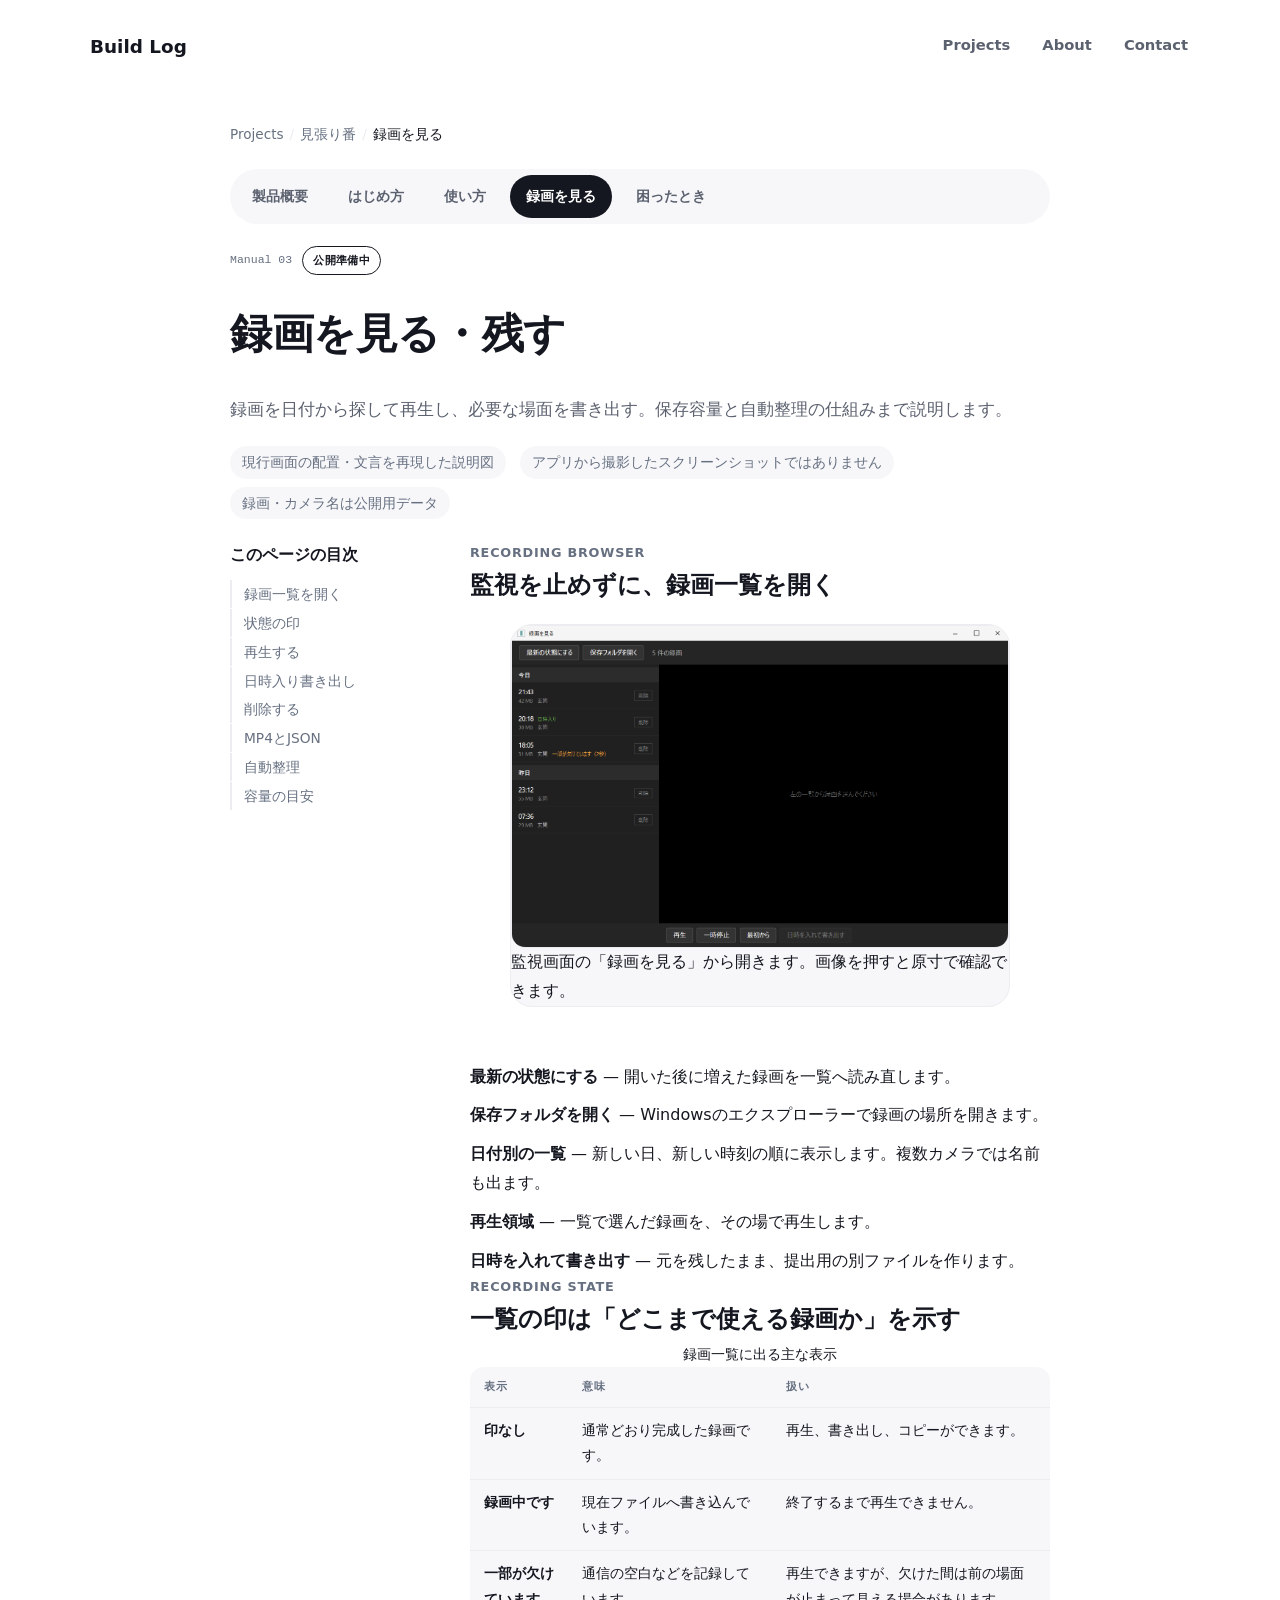
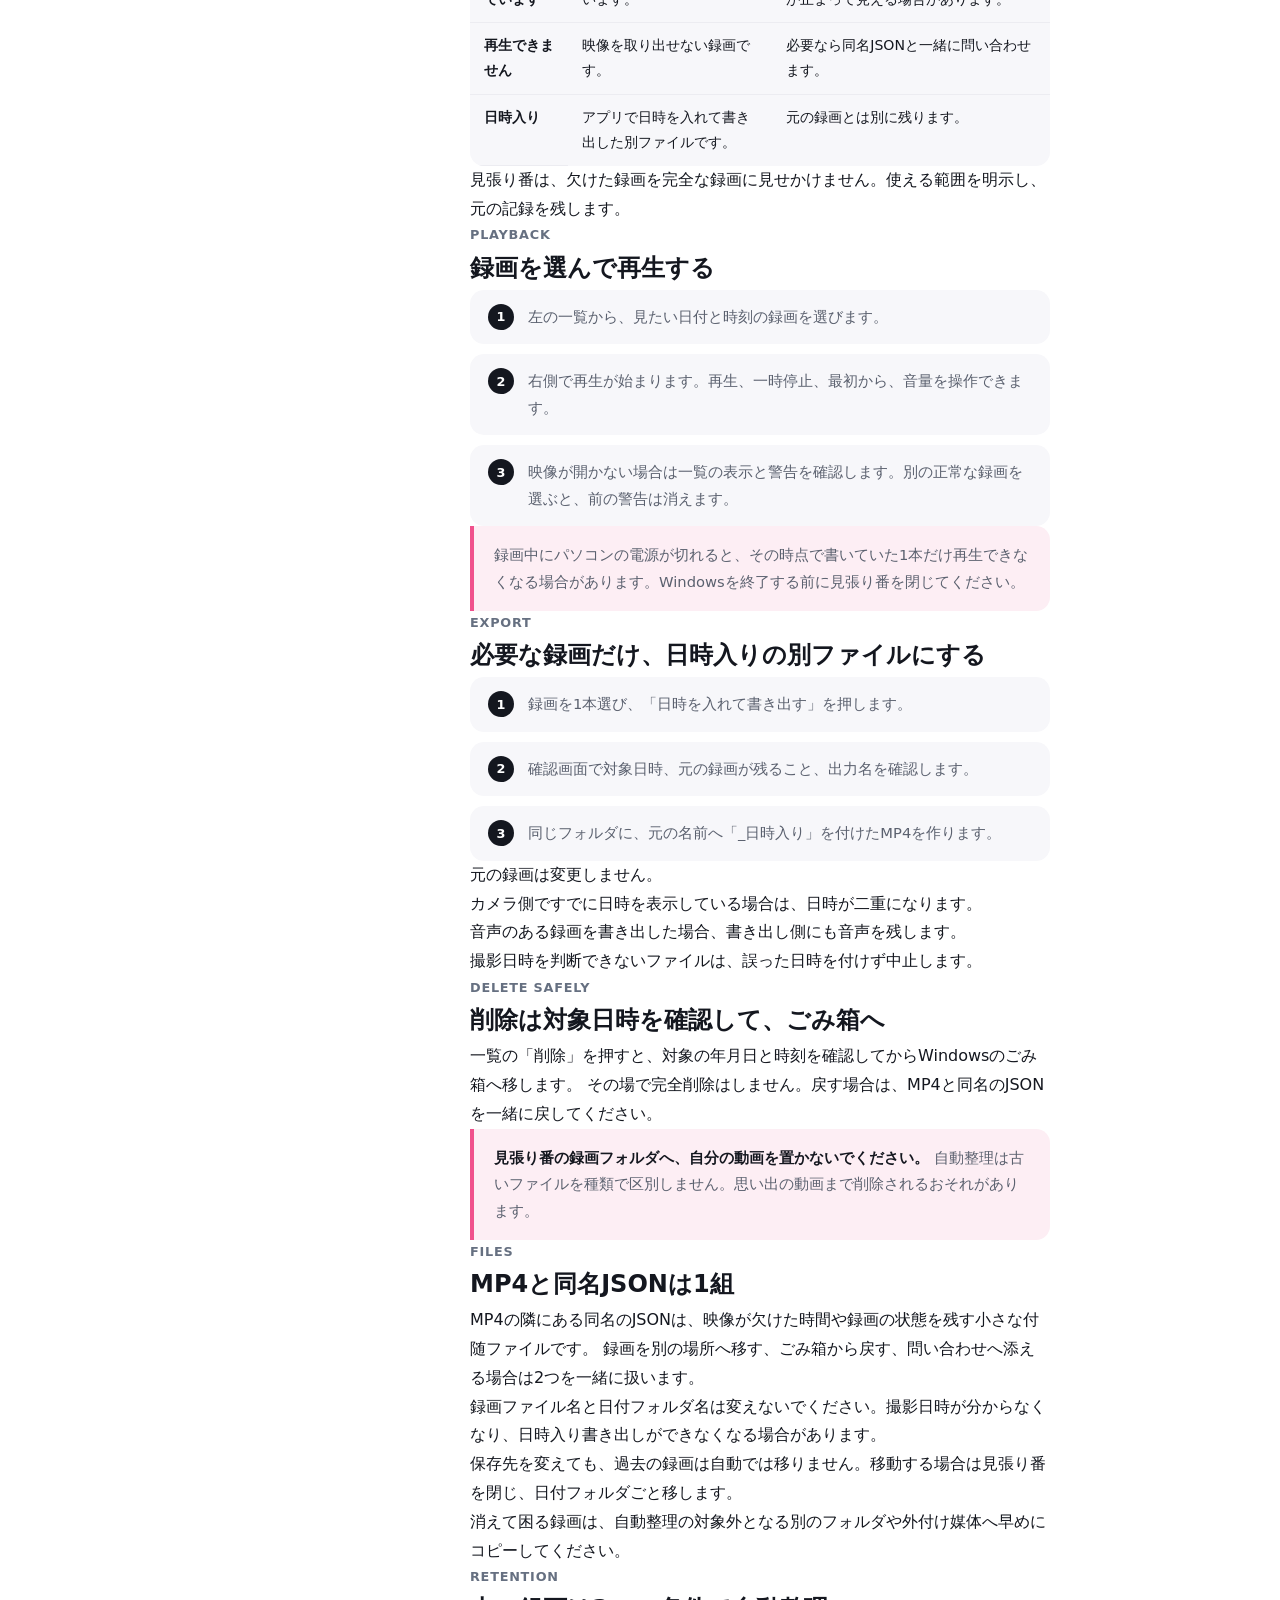
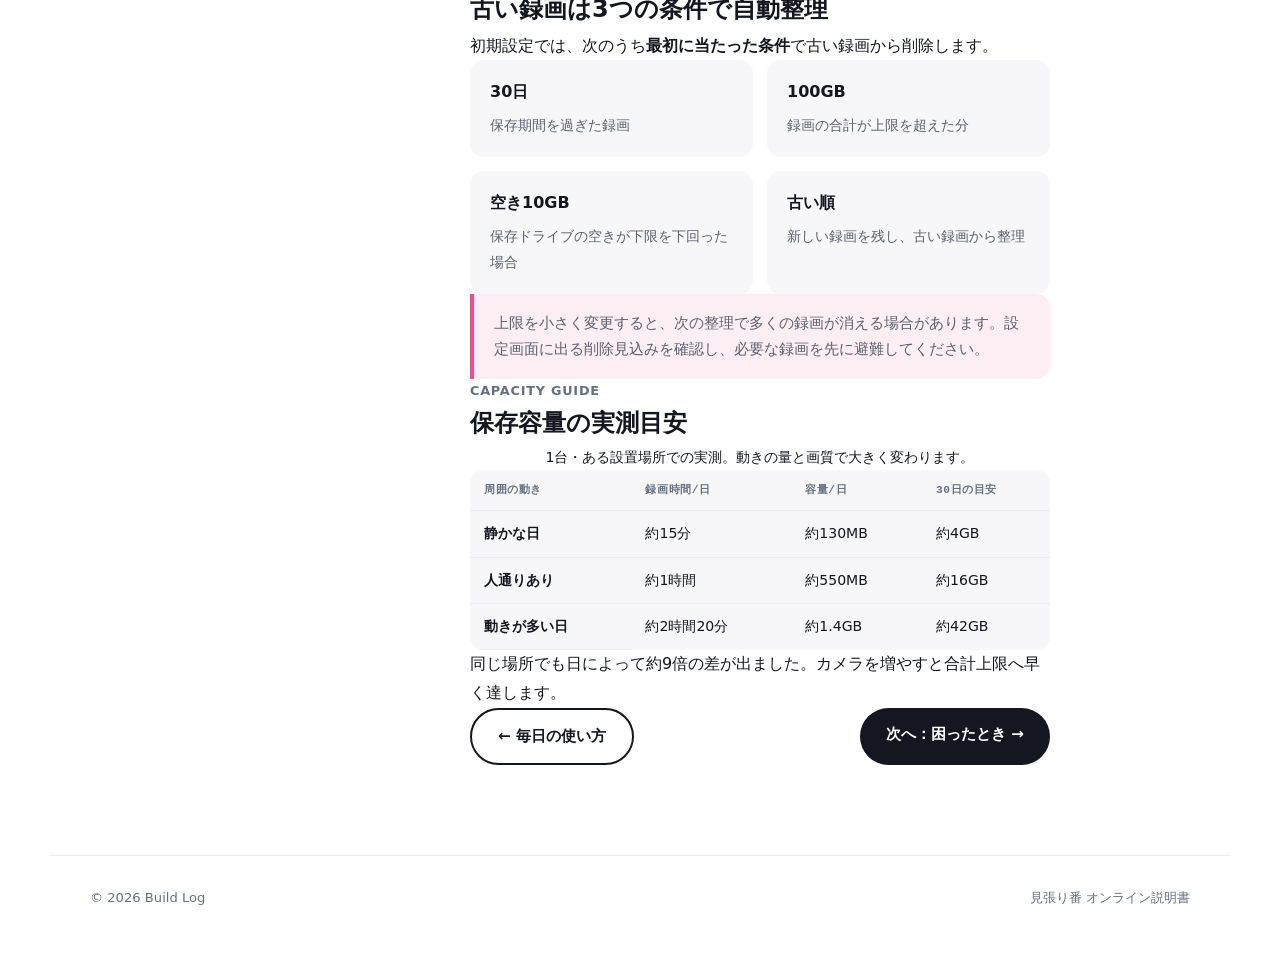
<file: mihariban-recordings.html>
<!doctype html>
<html lang="ja">
<head>
<meta charset="UTF-8">
<meta name="viewport" content="width=device-width, initial-scale=1">
<title>見張り番 録画を見る｜再生・書き出し・保存 — Build Log</title>
<meta name="description" content="見張り番の録画一覧、再生、録画状態の印、日時入り書き出し、削除、保存先、自動削除を、現行画面に準拠した説明図で案内します。">
<link rel="icon" href="data:image/svg+xml,%3Csvg xmlns='http://www.w3.org/2000/svg' viewBox='0 0 32 32'%3E%3Ccircle cx='16' cy='16' r='13' fill='%23f0518c'/%3E%3C/svg%3E">
<meta name="theme-color" content="#ffffff">
<link rel="stylesheet" href="styles.a72ed539.css">
</head>
<body>

<a class="skip-link" href="#main">本文へスキップ</a>

<nav class="nav">
  <a class="brand" href="/">Build Log</a>
  <div class="nav-links">
    <a href="/#projects">Projects</a>
    <a href="/#about">About</a>
    <a href="/#contact">Contact</a>
  </div>
</nav>

<main id="main" tabindex="-1">
  <article class="detail manual-page">
    <nav class="detail-breadcrumb" aria-label="パンくず">
      <ol class="breadcrumb-list">
        <li><a href="/#projects">Projects</a></li>
        <li><a href="project-mihariban.html">見張り番</a></li>
        <li aria-current="page">録画を見る</li>
      </ol>
    </nav>

    <nav class="product-nav" aria-label="見張り番のページ">
      <a href="project-mihariban.html">製品概要</a>
      <a href="mihariban-start.html">はじめ方</a>
      <a href="mihariban-use.html">使い方</a>
      <a href="mihariban-recordings.html" aria-current="page">録画を見る</a>
      <a href="mihariban-help.html">困ったとき</a>
    </nav>

    <div class="detail-top"><span class="specimen-tag">Manual 03</span><span class="stamp stamp-wip">公開準備中</span></div>
    <h1>録画を見る・残す</h1>
    <p class="detail-lead">録画を日付から探して再生し、必要な場面を書き出す。保存容量と自動整理の仕組みまで説明します。</p>
    <p class="status-line"><span>現行画面の配置・文言を再現した説明図</span><span>アプリから撮影したスクリーンショットではありません</span><span>録画・カメラ名は公開用データ</span></p>

    <div class="manual-layout">
      <nav class="manual-toc" aria-label="このページの目次">
        <strong>このページの目次</strong>
        <ol>
          <li><a href="#open">録画一覧を開く</a></li>
          <li><a href="#marks">状態の印</a></li>
          <li><a href="#play">再生する</a></li>
          <li><a href="#export">日時入り書き出し</a></li>
          <li><a href="#delete">削除する</a></li>
          <li><a href="#files">MP4とJSON</a></li>
          <li><a href="#retention">自動整理</a></li>
          <li><a href="#capacity">容量の目安</a></li>
        </ol>
      </nav>

      <div class="manual-copy">
        <section id="open">
          <p class="section-kicker">Recording browser</p>
          <h2>監視を止めずに、録画一覧を開く</h2>
          <div class="screen-guide">
            <figure class="screen-shot">
              <a class="shot-link" href="assets/mihariban/screens/13-recordings.png" target="_blank" rel="noopener">
                <img src="assets/mihariban/screens/13-recordings.png" width="1350" height="875" alt="日付別の録画一覧と再生画面が左右に並ぶ画面" loading="eager">
              </a>
              <figcaption>監視画面の「録画を見る」から開きます。画像を押すと原寸で確認できます。</figcaption>
            </figure>
            <ol class="screen-key">
              <li><strong>最新の状態にする</strong> — 開いた後に増えた録画を一覧へ読み直します。</li>
              <li><strong>保存フォルダを開く</strong> — Windowsのエクスプローラーで録画の場所を開きます。</li>
              <li><strong>日付別の一覧</strong> — 新しい日、新しい時刻の順に表示します。複数カメラでは名前も出ます。</li>
              <li><strong>再生領域</strong> — 一覧で選んだ録画を、その場で再生します。</li>
              <li><strong>日時を入れて書き出す</strong> — 元を残したまま、提出用の別ファイルを作ります。</li>
            </ol>
          </div>
        </section>

        <section id="marks">
          <p class="section-kicker">Recording state</p>
          <h2>一覧の印は「どこまで使える録画か」を示す</h2>
          <div class="table-wrap">
            <table class="manual-table">
              <caption>録画一覧に出る主な表示</caption>
              <thead><tr><th scope="col">表示</th><th scope="col">意味</th><th scope="col">扱い</th></tr></thead>
              <tbody>
                <tr><th scope="row">印なし</th><td>通常どおり完成した録画です。</td><td>再生、書き出し、コピーができます。</td></tr>
                <tr><th scope="row">録画中です</th><td>現在ファイルへ書き込んでいます。</td><td>終了するまで再生できません。</td></tr>
                <tr><th scope="row">一部が欠けています</th><td>通信の空白などを記録しています。</td><td>再生できますが、欠けた間は前の場面が止まって見える場合があります。</td></tr>
                <tr><th scope="row">再生できません</th><td>映像を取り出せない録画です。</td><td>必要なら同名JSONと一緒に問い合わせます。</td></tr>
                <tr><th scope="row">日時入り</th><td>アプリで日時を入れて書き出した別ファイルです。</td><td>元の録画とは別に残ります。</td></tr>
              </tbody>
            </table>
          </div>
          <p>見張り番は、欠けた録画を完全な録画に見せかけません。使える範囲を明示し、元の記録を残します。</p>
        </section>

        <section id="play">
          <p class="section-kicker">Playback</p>
          <h2>録画を選んで再生する</h2>
          <ol class="steps">
            <li>左の一覧から、見たい日付と時刻の録画を選びます。</li>
            <li>右側で再生が始まります。再生、一時停止、最初から、音量を操作できます。</li>
            <li>映像が開かない場合は一覧の表示と警告を確認します。別の正常な録画を選ぶと、前の警告は消えます。</li>
          </ol>
          <aside class="callout warning">
            録画中にパソコンの電源が切れると、その時点で書いていた1本だけ再生できなくなる場合があります。Windowsを終了する前に見張り番を閉じてください。
          </aside>
        </section>

        <section id="export">
          <p class="section-kicker">Export</p>
          <h2>必要な録画だけ、日時入りの別ファイルにする</h2>
          <ol class="steps">
            <li>録画を1本選び、「日時を入れて書き出す」を押します。</li>
            <li>確認画面で対象日時、元の録画が残ること、出力名を確認します。</li>
            <li>同じフォルダに、元の名前へ「_日時入り」を付けたMP4を作ります。</li>
          </ol>
          <ul>
            <li>元の録画は変更しません。</li>
            <li>カメラ側ですでに日時を表示している場合は、日時が二重になります。</li>
            <li>音声のある録画を書き出した場合、書き出し側にも音声を残します。</li>
            <li>撮影日時を判断できないファイルは、誤った日時を付けず中止します。</li>
          </ul>
        </section>

        <section id="delete">
          <p class="section-kicker">Delete safely</p>
          <h2>削除は対象日時を確認して、ごみ箱へ</h2>
          <p>
            一覧の「削除」を押すと、対象の年月日と時刻を確認してからWindowsのごみ箱へ移します。
            その場で完全削除はしません。戻す場合は、MP4と同名のJSONを一緒に戻してください。
          </p>
          <aside class="callout warning">
            <strong>見張り番の録画フォルダへ、自分の動画を置かないでください。</strong>
            自動整理は古いファイルを種類で区別しません。思い出の動画まで削除されるおそれがあります。
          </aside>
        </section>

        <section id="files">
          <p class="section-kicker">Files</p>
          <h2>MP4と同名JSONは1組</h2>
          <p>
            MP4の隣にある同名のJSONは、映像が欠けた時間や録画の状態を残す小さな付随ファイルです。
            録画を別の場所へ移す、ごみ箱から戻す、問い合わせへ添える場合は2つを一緒に扱います。
          </p>
          <ul>
            <li>録画ファイル名と日付フォルダ名は変えないでください。撮影日時が分からなくなり、日時入り書き出しができなくなる場合があります。</li>
            <li>保存先を変えても、過去の録画は自動では移りません。移動する場合は見張り番を閉じ、日付フォルダごと移します。</li>
            <li>消えて困る録画は、自動整理の対象外となる別のフォルダや外付け媒体へ早めにコピーしてください。</li>
          </ul>
        </section>

        <section id="retention">
          <p class="section-kicker">Retention</p>
          <h2>古い録画は3つの条件で自動整理</h2>
          <p>初期設定では、次のうち<strong>最初に当たった条件</strong>で古い録画から削除します。</p>
          <div class="feature-grid">
            <div class="feature-card"><strong>30日</strong><span>保存期間を過ぎた録画</span></div>
            <div class="feature-card"><strong>100GB</strong><span>録画の合計が上限を超えた分</span></div>
            <div class="feature-card"><strong>空き10GB</strong><span>保存ドライブの空きが下限を下回った場合</span></div>
            <div class="feature-card"><strong>古い順</strong><span>新しい録画を残し、古い録画から整理</span></div>
          </div>
          <aside class="callout warning">
            上限を小さく変更すると、次の整理で多くの録画が消える場合があります。設定画面に出る削除見込みを確認し、必要な録画を先に避難してください。
          </aside>
        </section>

        <section id="capacity">
          <p class="section-kicker">Capacity guide</p>
          <h2>保存容量の実測目安</h2>
          <div class="table-wrap">
            <table class="manual-table">
              <caption>1台・ある設置場所での実測。動きの量と画質で大きく変わります。</caption>
              <thead><tr><th scope="col">周囲の動き</th><th scope="col">録画時間/日</th><th scope="col">容量/日</th><th scope="col">30日の目安</th></tr></thead>
              <tbody>
                <tr><th scope="row">静かな日</th><td>約15分</td><td>約130MB</td><td>約4GB</td></tr>
                <tr><th scope="row">人通りあり</th><td>約1時間</td><td>約550MB</td><td>約16GB</td></tr>
                <tr><th scope="row">動きが多い日</th><td>約2時間20分</td><td>約1.4GB</td><td>約42GB</td></tr>
              </tbody>
            </table>
          </div>
          <p>同じ場所でも日によって約9倍の差が出ました。カメラを増やすと合計上限へ早く達します。</p>
          <div class="manual-next">
            <a class="btn btn-line" href="mihariban-use.html">← 毎日の使い方</a>
            <a class="btn btn-primary" href="mihariban-help.html">次へ：困ったとき →</a>
          </div>
        </section>
      </div>
    </div>
  </article>
</main>

<footer class="site-footer"><span>© <span id="year"></span> Build Log</span><span>見張り番 オンライン説明書</span></footer>
<script src="script.ad246078.js"></script>
<!-- Cloudflare Web Analytics -->
<script type="module" src="https://static.cloudflareinsights.com/beacon.min.js" data-cf-beacon='{"token": "d1480199d24e4a1481ee43863bf0d8d2"}'></script>
<!-- End Cloudflare Web Analytics -->
</body>
</html>
</file>
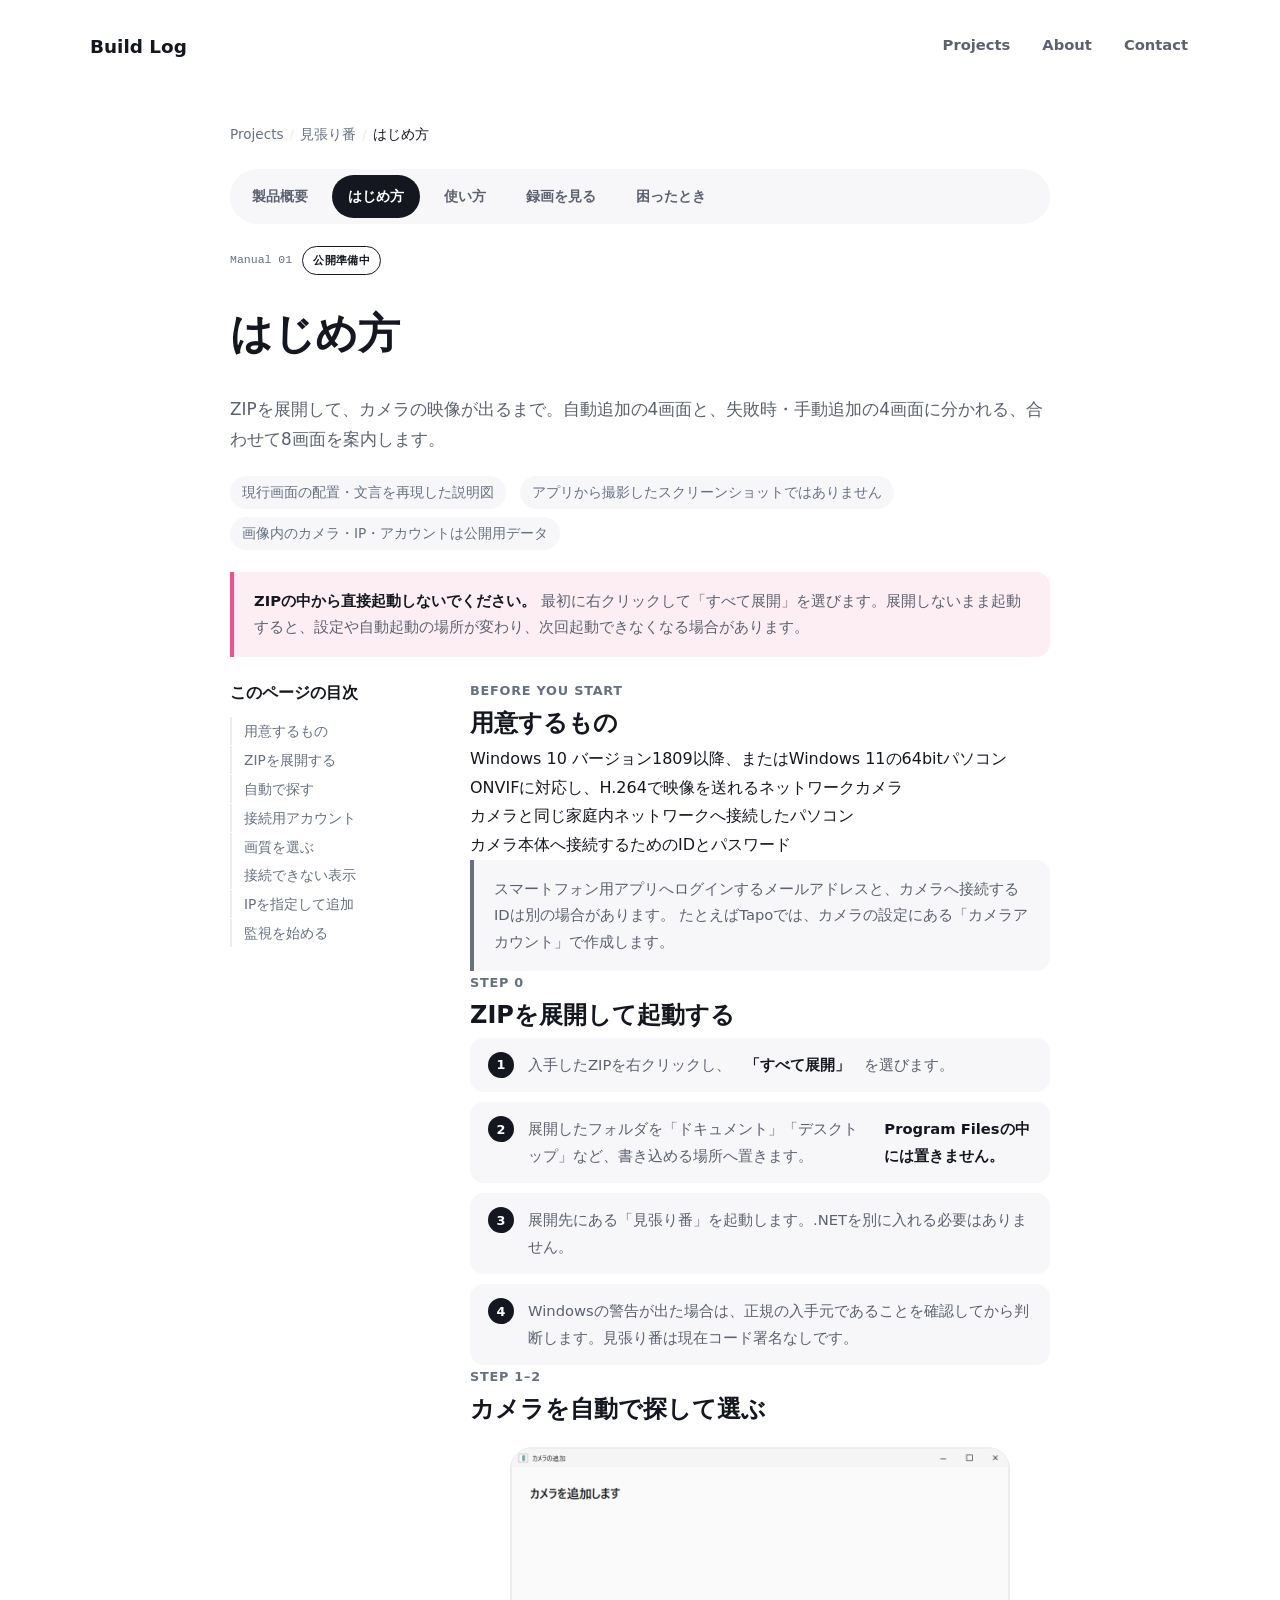
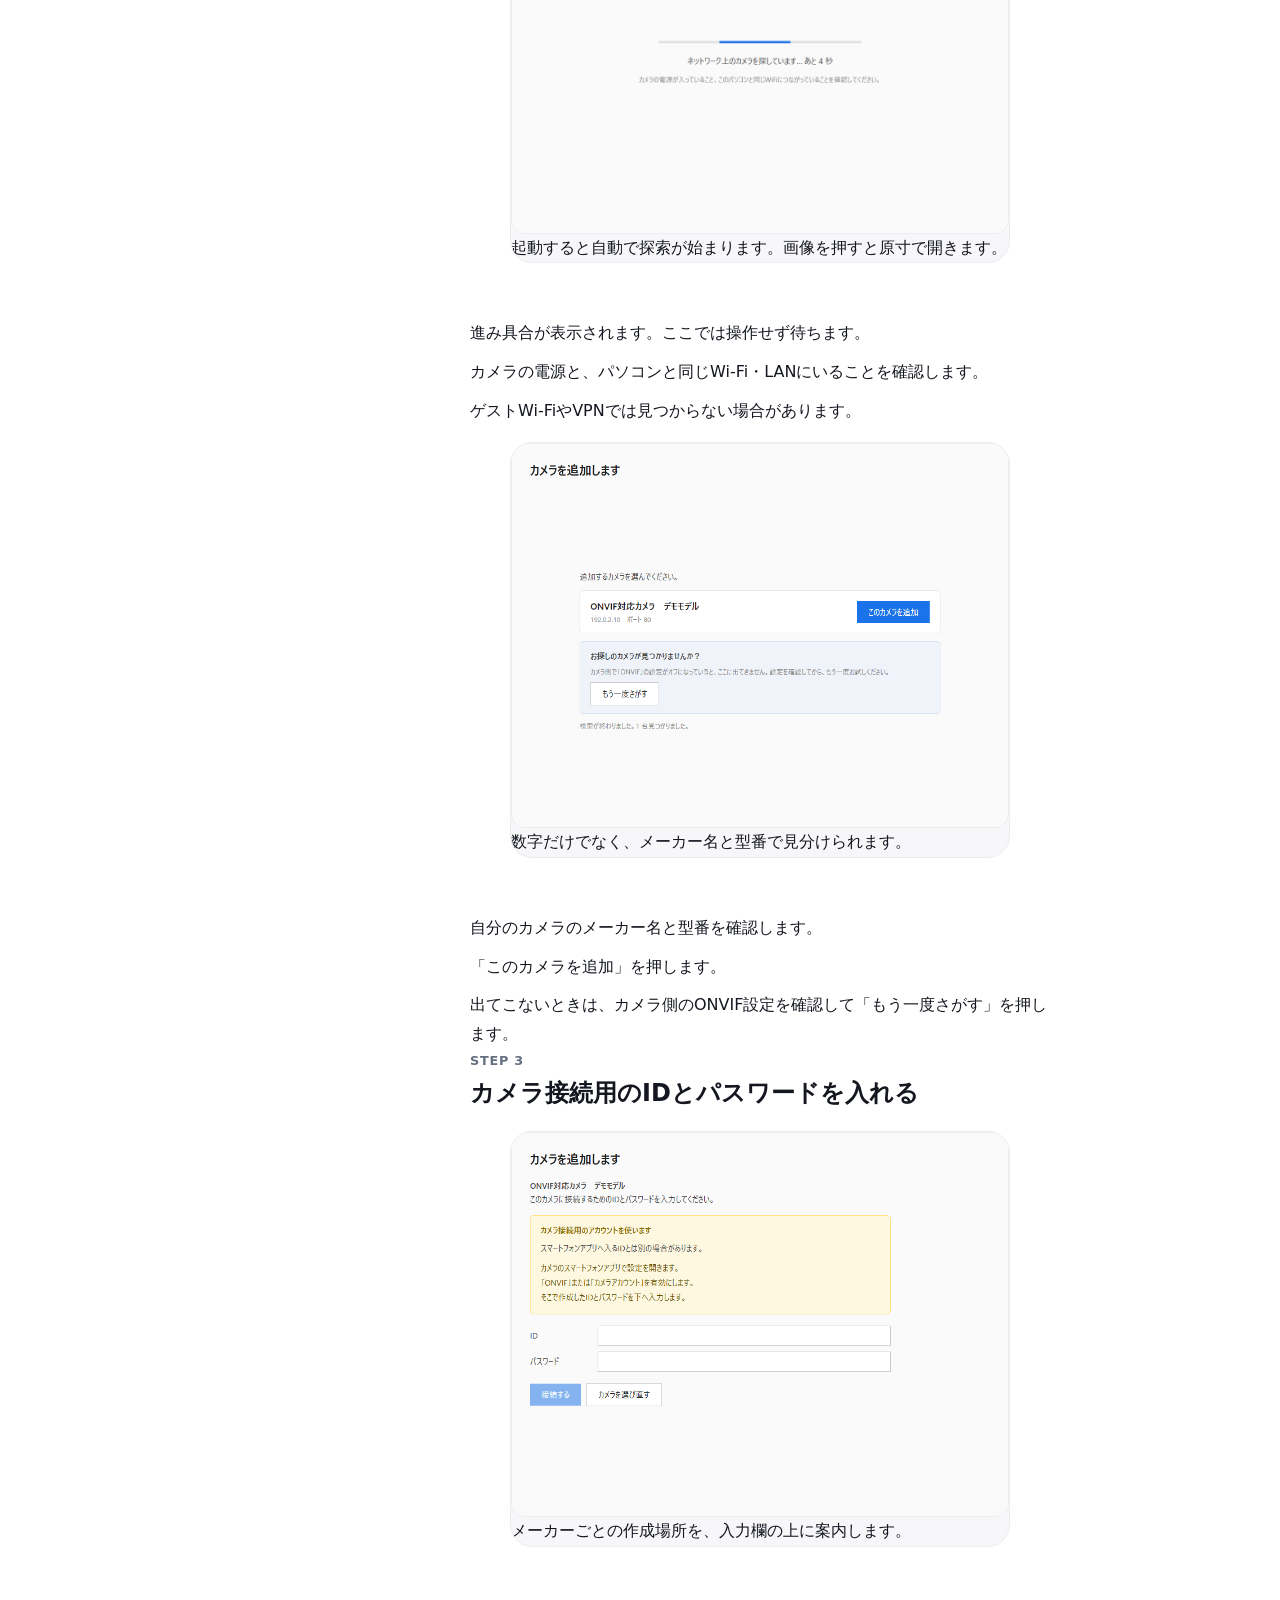
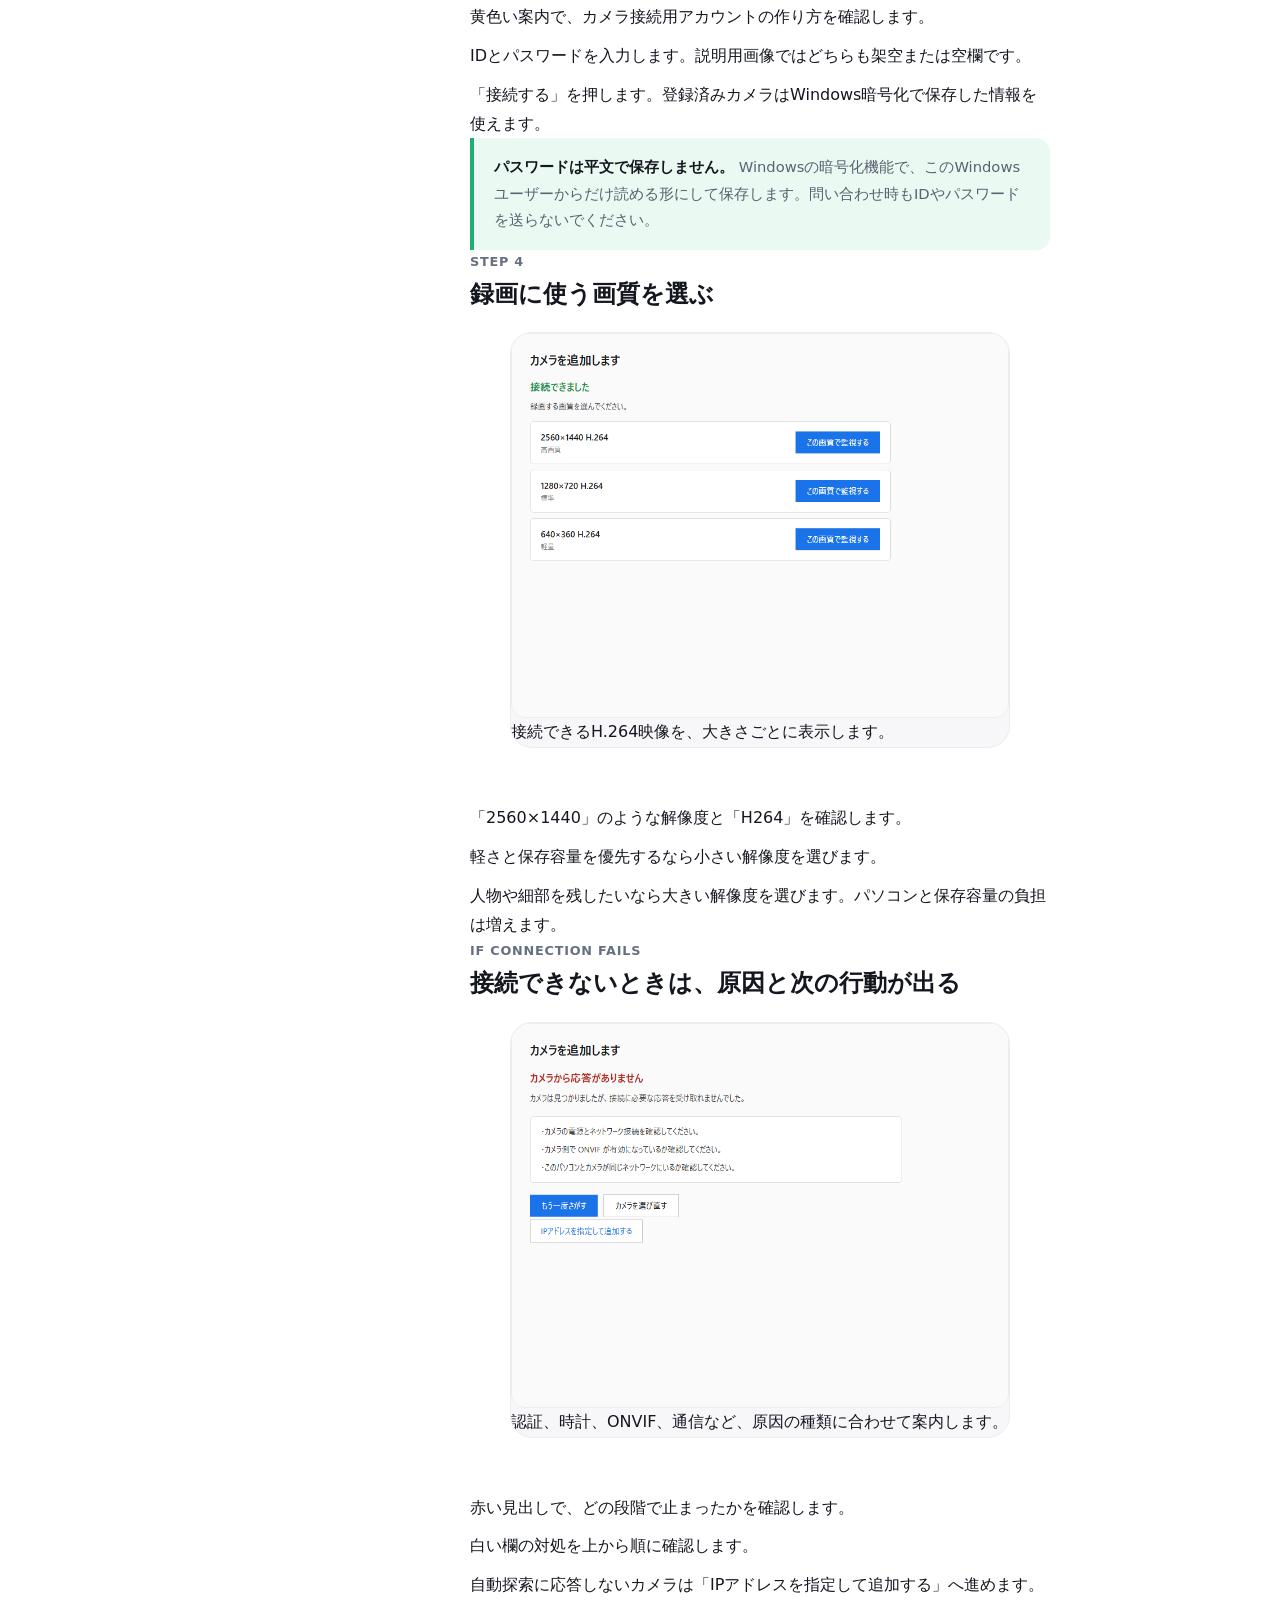
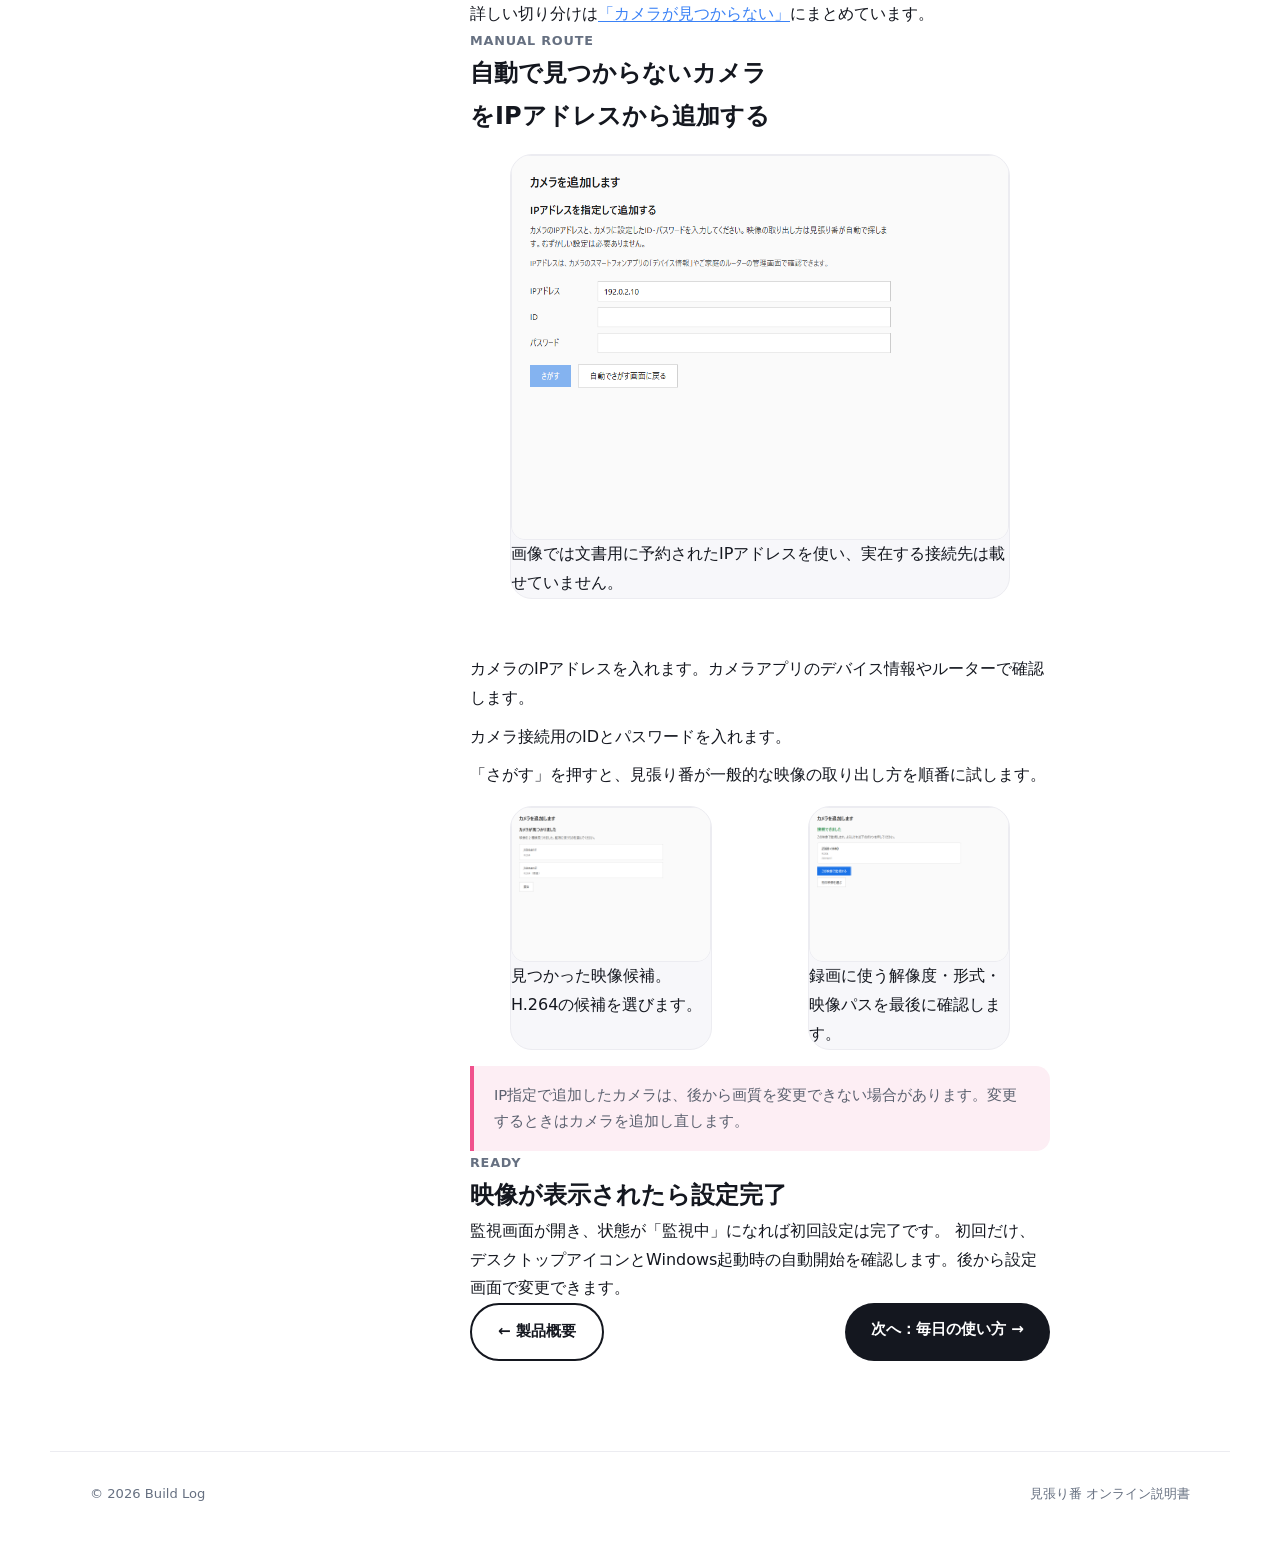
<file: mihariban-start.html>
<!doctype html>
<html lang="ja">
<head>
<meta charset="UTF-8">
<meta name="viewport" content="width=device-width, initial-scale=1">
<title>見張り番 はじめ方｜画面で見る初回設定 — Build Log</title>
<meta name="description" content="見張り番のZIP展開からカメラの自動探索、接続用ID・パスワード、画質選択、IPアドレス指定での追加まで、現行画面に準拠した説明図で案内します。">
<link rel="icon" href="data:image/svg+xml,%3Csvg xmlns='http://www.w3.org/2000/svg' viewBox='0 0 32 32'%3E%3Ccircle cx='16' cy='16' r='13' fill='%23f0518c'/%3E%3C/svg%3E">
<meta name="theme-color" content="#ffffff">
<link rel="stylesheet" href="styles.a72ed539.css">
</head>
<body>

<a class="skip-link" href="#main">本文へスキップ</a>

<nav class="nav">
  <a class="brand" href="/">Build Log</a>
  <div class="nav-links">
    <a href="/#projects">Projects</a>
    <a href="/#about">About</a>
    <a href="/#contact">Contact</a>
  </div>
</nav>

<main id="main" tabindex="-1">
  <article class="detail manual-page">
    <nav class="detail-breadcrumb" aria-label="パンくず">
      <ol class="breadcrumb-list">
        <li><a href="/#projects">Projects</a></li>
        <li><a href="project-mihariban.html">見張り番</a></li>
        <li aria-current="page">はじめ方</li>
      </ol>
    </nav>

    <nav class="product-nav" aria-label="見張り番のページ">
      <a href="project-mihariban.html">製品概要</a>
      <a href="mihariban-start.html" aria-current="page">はじめ方</a>
      <a href="mihariban-use.html">使い方</a>
      <a href="mihariban-recordings.html">録画を見る</a>
      <a href="mihariban-help.html">困ったとき</a>
    </nav>

    <div class="detail-top">
      <span class="specimen-tag">Manual 01</span>
      <span class="stamp stamp-wip">公開準備中</span>
    </div>
    <h1>はじめ方</h1>
    <p class="detail-lead">ZIPを展開して、カメラの映像が出るまで。自動追加の4画面と、失敗時・手動追加の4画面に分かれる、合わせて8画面を案内します。</p>
    <p class="status-line"><span>現行画面の配置・文言を再現した説明図</span><span>アプリから撮影したスクリーンショットではありません</span><span>画像内のカメラ・IP・アカウントは公開用データ</span></p>

    <aside class="callout warning">
      <strong>ZIPの中から直接起動しないでください。</strong>
      最初に右クリックして「すべて展開」を選びます。展開しないまま起動すると、設定や自動起動の場所が変わり、次回起動できなくなる場合があります。
    </aside>

    <div class="manual-layout">
      <nav class="manual-toc" aria-label="このページの目次">
        <strong>このページの目次</strong>
        <ol>
          <li><a href="#prepare">用意するもの</a></li>
          <li><a href="#extract">ZIPを展開する</a></li>
          <li><a href="#search">自動で探す</a></li>
          <li><a href="#account">接続用アカウント</a></li>
          <li><a href="#quality">画質を選ぶ</a></li>
          <li><a href="#problem">接続できない表示</a></li>
          <li><a href="#manual-add">IPを指定して追加</a></li>
          <li><a href="#finish">監視を始める</a></li>
        </ol>
      </nav>

      <div class="manual-copy">
        <section id="prepare">
          <p class="section-kicker">Before you start</p>
          <h2>用意するもの</h2>
          <ul>
            <li>Windows 10 バージョン1809以降、またはWindows 11の64bitパソコン</li>
            <li>ONVIFに対応し、H.264で映像を送れるネットワークカメラ</li>
            <li>カメラと同じ家庭内ネットワークへ接続したパソコン</li>
            <li>カメラ本体へ接続するためのIDとパスワード</li>
          </ul>
          <p class="callout">
            スマートフォン用アプリへログインするメールアドレスと、カメラへ接続するIDは別の場合があります。
            たとえばTapoでは、カメラの設定にある「カメラアカウント」で作成します。
          </p>
        </section>

        <section id="extract">
          <p class="section-kicker">Step 0</p>
          <h2>ZIPを展開して起動する</h2>
          <ol class="steps">
            <li>入手したZIPを右クリックし、<strong>「すべて展開」</strong>を選びます。</li>
            <li>展開したフォルダを「ドキュメント」「デスクトップ」など、書き込める場所へ置きます。<strong>Program Filesの中には置きません。</strong></li>
            <li>展開先にある「見張り番」を起動します。.NETを別に入れる必要はありません。</li>
            <li>Windowsの警告が出た場合は、正規の入手元であることを確認してから判断します。見張り番は現在コード署名なしです。</li>
          </ol>
        </section>

        <section id="search">
          <p class="section-kicker">Step 1–2</p>
          <h2>カメラを自動で探して選ぶ</h2>

          <div class="screen-guide">
            <figure class="screen-shot">
              <a class="shot-link" href="assets/mihariban/screens/01-searching.png" target="_blank" rel="noopener">
                <img src="assets/mihariban/screens/01-searching.png" width="1100" height="850" alt="見張り番がネットワーク上のカメラを自動で探している画面" loading="eager">
              </a>
              <figcaption>起動すると自動で探索が始まります。画像を押すと原寸で開きます。</figcaption>
            </figure>
            <ol class="screen-key">
              <li>進み具合が表示されます。ここでは操作せず待ちます。</li>
              <li>カメラの電源と、パソコンと同じWi‑Fi・LANにいることを確認します。</li>
              <li>ゲストWi‑FiやVPNでは見つからない場合があります。</li>
            </ol>
          </div>

          <div class="screen-guide">
            <figure class="screen-shot">
              <a class="shot-link" href="assets/mihariban/screens/02-camera-list.png" target="_blank" rel="noopener">
                <img src="assets/mihariban/screens/02-camera-list.png" width="880" height="680" alt="見つかったカメラをメーカー名と型番から選ぶ画面" loading="lazy">
              </a>
              <figcaption>数字だけでなく、メーカー名と型番で見分けられます。</figcaption>
            </figure>
            <ol class="screen-key">
              <li>自分のカメラのメーカー名と型番を確認します。</li>
              <li>「このカメラを追加」を押します。</li>
              <li>出てこないときは、カメラ側のONVIF設定を確認して「もう一度さがす」を押します。</li>
            </ol>
          </div>
        </section>

        <section id="account">
          <p class="section-kicker">Step 3</p>
          <h2>カメラ接続用のIDとパスワードを入れる</h2>
          <div class="screen-guide">
            <figure class="screen-shot">
              <a class="shot-link" href="assets/mihariban/screens/03-credentials.png" target="_blank" rel="noopener">
                <img src="assets/mihariban/screens/03-credentials.png" width="880" height="680" alt="カメラ接続用のIDとパスワードを入力する画面" loading="lazy">
              </a>
              <figcaption>メーカーごとの作成場所を、入力欄の上に案内します。</figcaption>
            </figure>
            <ol class="screen-key">
              <li>黄色い案内で、カメラ接続用アカウントの作り方を確認します。</li>
              <li>IDとパスワードを入力します。説明用画像ではどちらも架空または空欄です。</li>
              <li>「接続する」を押します。登録済みカメラはWindows暗号化で保存した情報を使えます。</li>
            </ol>
          </div>
          <aside class="callout safe">
            <strong>パスワードは平文で保存しません。</strong>
            Windowsの暗号化機能で、このWindowsユーザーからだけ読める形にして保存します。問い合わせ時もIDやパスワードを送らないでください。
          </aside>
        </section>

        <section id="quality">
          <p class="section-kicker">Step 4</p>
          <h2>録画に使う画質を選ぶ</h2>
          <div class="screen-guide">
            <figure class="screen-shot">
              <a class="shot-link" href="assets/mihariban/screens/04-quality.png" target="_blank" rel="noopener">
                <img src="assets/mihariban/screens/04-quality.png" width="880" height="680" alt="接続できたカメラの解像度と映像形式を選ぶ画面" loading="lazy">
              </a>
              <figcaption>接続できるH.264映像を、大きさごとに表示します。</figcaption>
            </figure>
            <ol class="screen-key">
              <li>「2560×1440」のような解像度と「H264」を確認します。</li>
              <li>軽さと保存容量を優先するなら小さい解像度を選びます。</li>
              <li>人物や細部を残したいなら大きい解像度を選びます。パソコンと保存容量の負担は増えます。</li>
            </ol>
          </div>
        </section>

        <section id="problem">
          <p class="section-kicker">If connection fails</p>
          <h2>接続できないときは、原因と次の行動が出る</h2>
          <div class="screen-guide">
            <figure class="screen-shot">
              <a class="shot-link" href="assets/mihariban/screens/05-problem.png" target="_blank" rel="noopener">
                <img src="assets/mihariban/screens/05-problem.png" width="880" height="680" alt="カメラに接続できない原因と対処を知らせる画面" loading="lazy">
              </a>
              <figcaption>認証、時計、ONVIF、通信など、原因の種類に合わせて案内します。</figcaption>
            </figure>
            <ol class="screen-key">
              <li>赤い見出しで、どの段階で止まったかを確認します。</li>
              <li>白い欄の対処を上から順に確認します。</li>
              <li>自動探索に応答しないカメラは「IPアドレスを指定して追加する」へ進めます。</li>
            </ol>
          </div>
          <p>詳しい切り分けは<a href="mihariban-help.html#camera-not-found">「カメラが見つからない」</a>にまとめています。</p>
        </section>

        <section id="manual-add">
          <p class="section-kicker">Manual route</p>
          <h2>自動で見つからないカメラをIPアドレスから追加する</h2>
          <div class="screen-guide">
            <figure class="screen-shot">
              <a class="shot-link" href="assets/mihariban/screens/06-manual-ip.png" target="_blank" rel="noopener">
                <img src="assets/mihariban/screens/06-manual-ip.png" width="880" height="680" alt="自動で見つからないカメラをIPアドレスから追加する画面" loading="lazy">
              </a>
              <figcaption>画像では文書用に予約されたIPアドレスを使い、実在する接続先は載せていません。</figcaption>
            </figure>
            <ol class="screen-key">
              <li>カメラのIPアドレスを入れます。カメラアプリのデバイス情報やルーターで確認します。</li>
              <li>カメラ接続用のIDとパスワードを入れます。</li>
              <li>「さがす」を押すと、見張り番が一般的な映像の取り出し方を順番に試します。</li>
            </ol>
          </div>

          <div class="shot-gallery">
            <figure class="screen-shot">
              <a class="shot-link" href="assets/mihariban/screens/07-stream-candidates.png" target="_blank" rel="noopener">
                <img src="assets/mihariban/screens/07-stream-candidates.png" width="880" height="680" alt="IP指定で見つかった映像候補を選ぶ画面" loading="lazy">
              </a>
              <figcaption>見つかった映像候補。H.264の候補を選びます。</figcaption>
            </figure>
            <figure class="screen-shot">
              <a class="shot-link" href="assets/mihariban/screens/08-manual-confirming.png" target="_blank" rel="noopener">
                <img src="assets/mihariban/screens/08-manual-confirming.png" width="880" height="680" alt="手動で選んだ映像を監視に使う前の確認画面" loading="lazy">
              </a>
              <figcaption>録画に使う解像度・形式・映像パスを最後に確認します。</figcaption>
            </figure>
          </div>
          <aside class="callout warning">
            IP指定で追加したカメラは、後から画質を変更できない場合があります。変更するときはカメラを追加し直します。
          </aside>
        </section>

        <section id="finish">
          <p class="section-kicker">Ready</p>
          <h2>映像が表示されたら設定完了</h2>
          <p>
            監視画面が開き、状態が「監視中」になれば初回設定は完了です。
            初回だけ、デスクトップアイコンとWindows起動時の自動開始を確認します。後から設定画面で変更できます。
          </p>
          <div class="manual-next">
            <a class="btn btn-line" href="project-mihariban.html">← 製品概要</a>
            <a class="btn btn-primary" href="mihariban-use.html">次へ：毎日の使い方 →</a>
          </div>
        </section>
      </div>
    </div>
  </article>
</main>

<footer class="site-footer">
  <span>© <span id="year"></span> Build Log</span>
  <span>見張り番 オンライン説明書</span>
</footer>

<script src="script.ad246078.js"></script>
<!-- Cloudflare Web Analytics -->
<script type="module" src="https://static.cloudflareinsights.com/beacon.min.js" data-cf-beacon='{"token": "d1480199d24e4a1481ee43863bf0d8d2"}'></script>
<!-- End Cloudflare Web Analytics -->
</body>
</html>
</file>
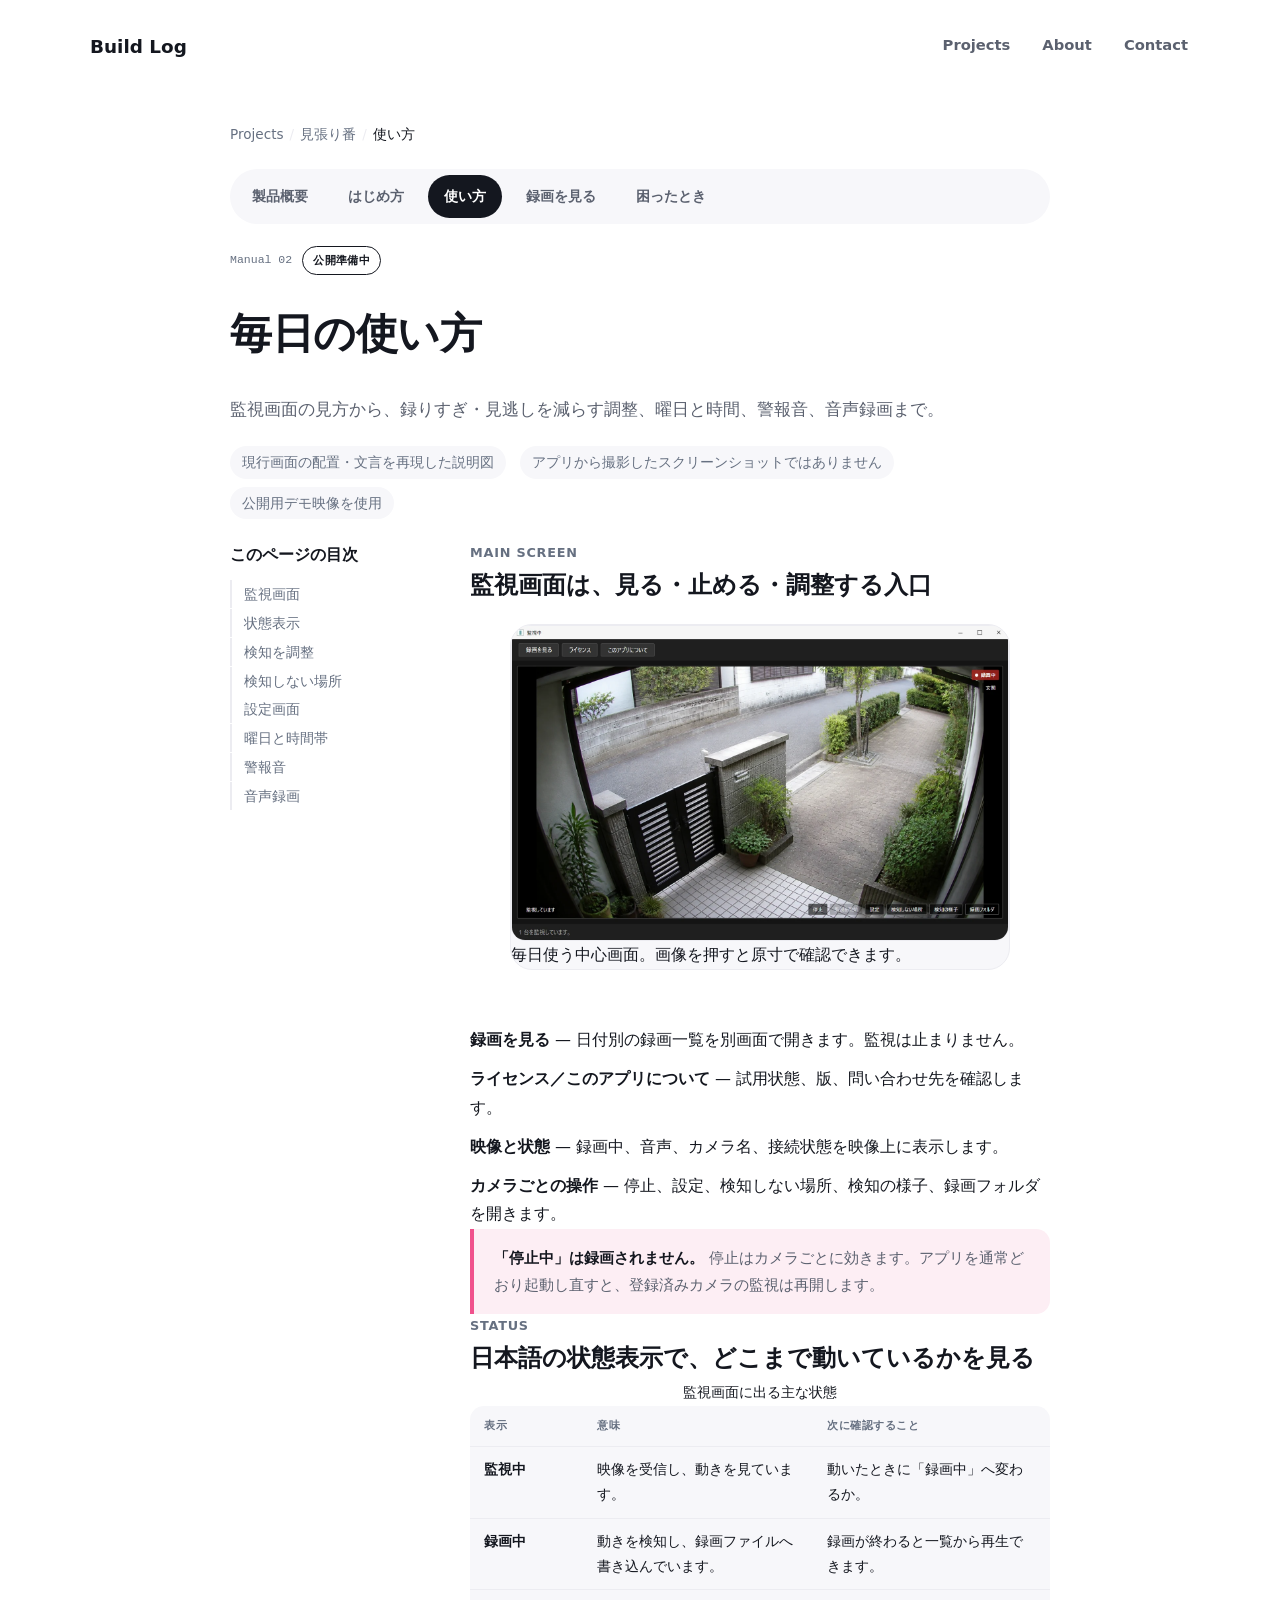
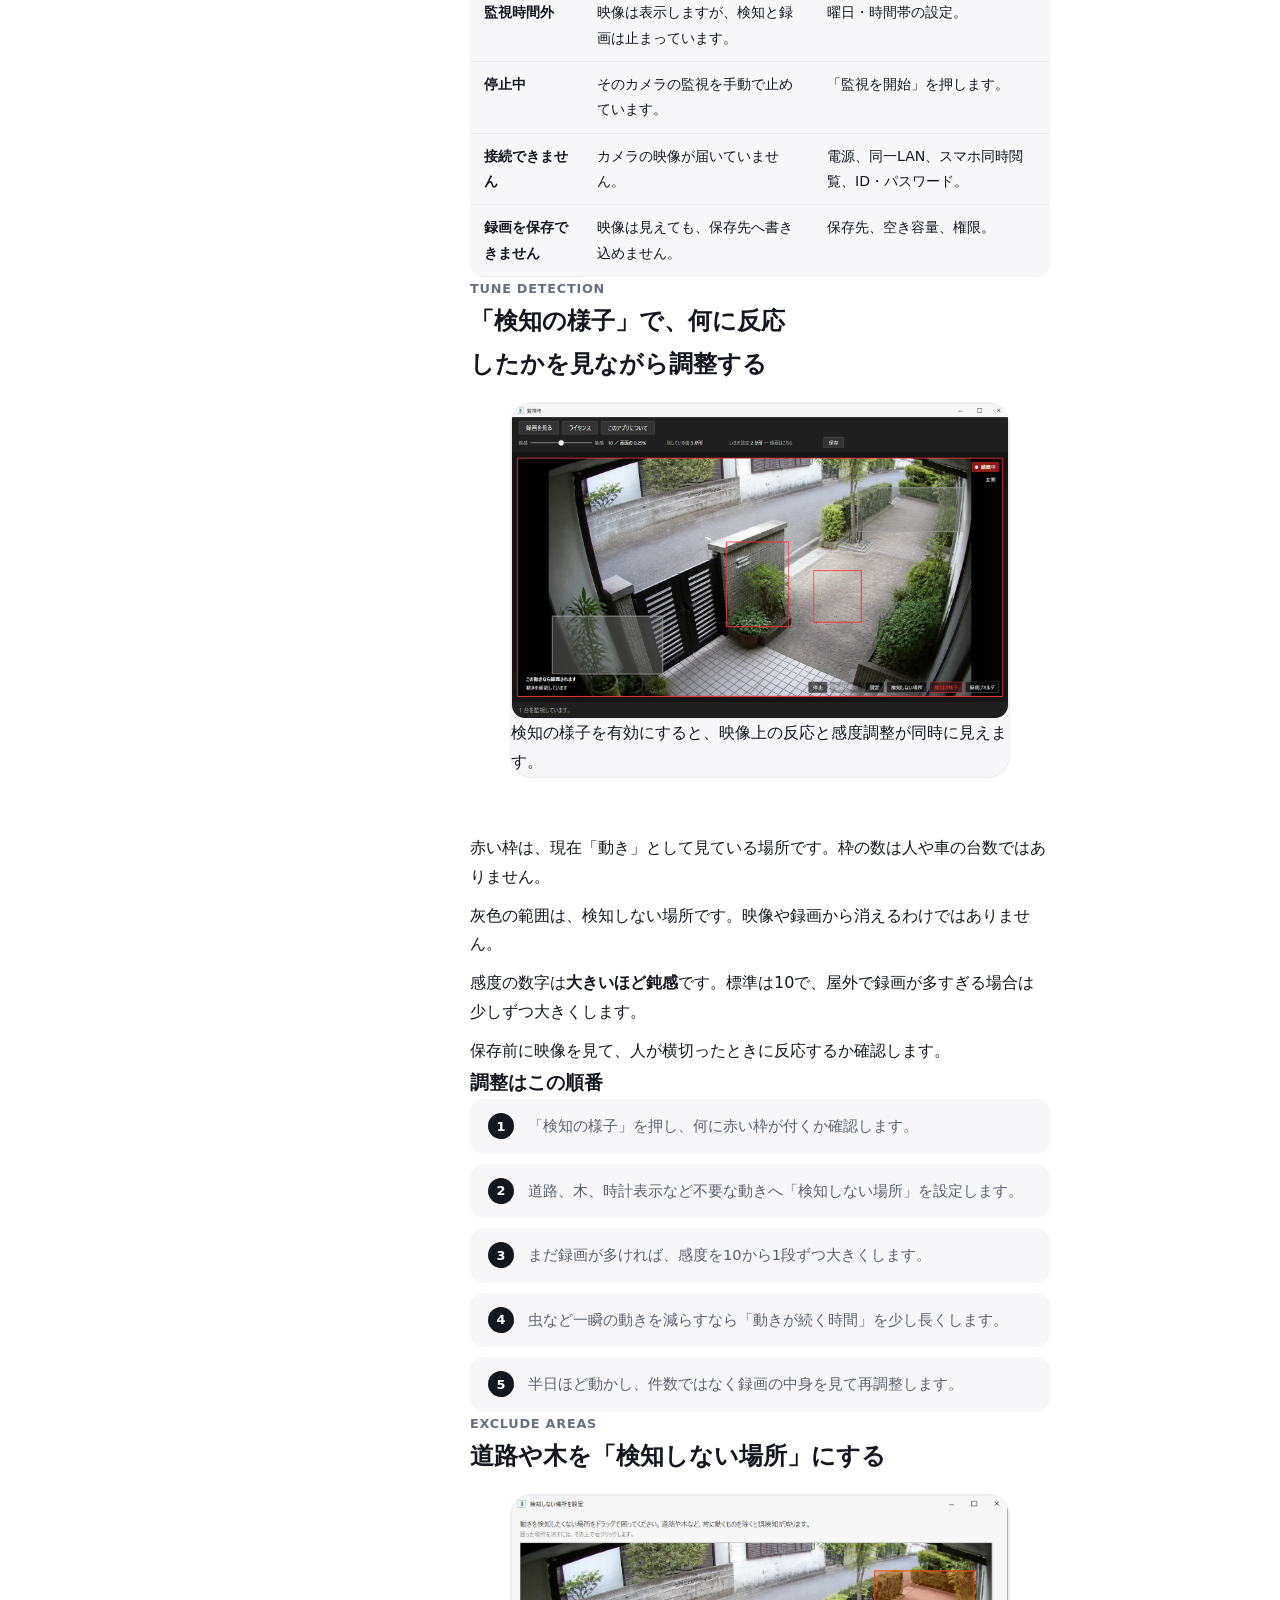
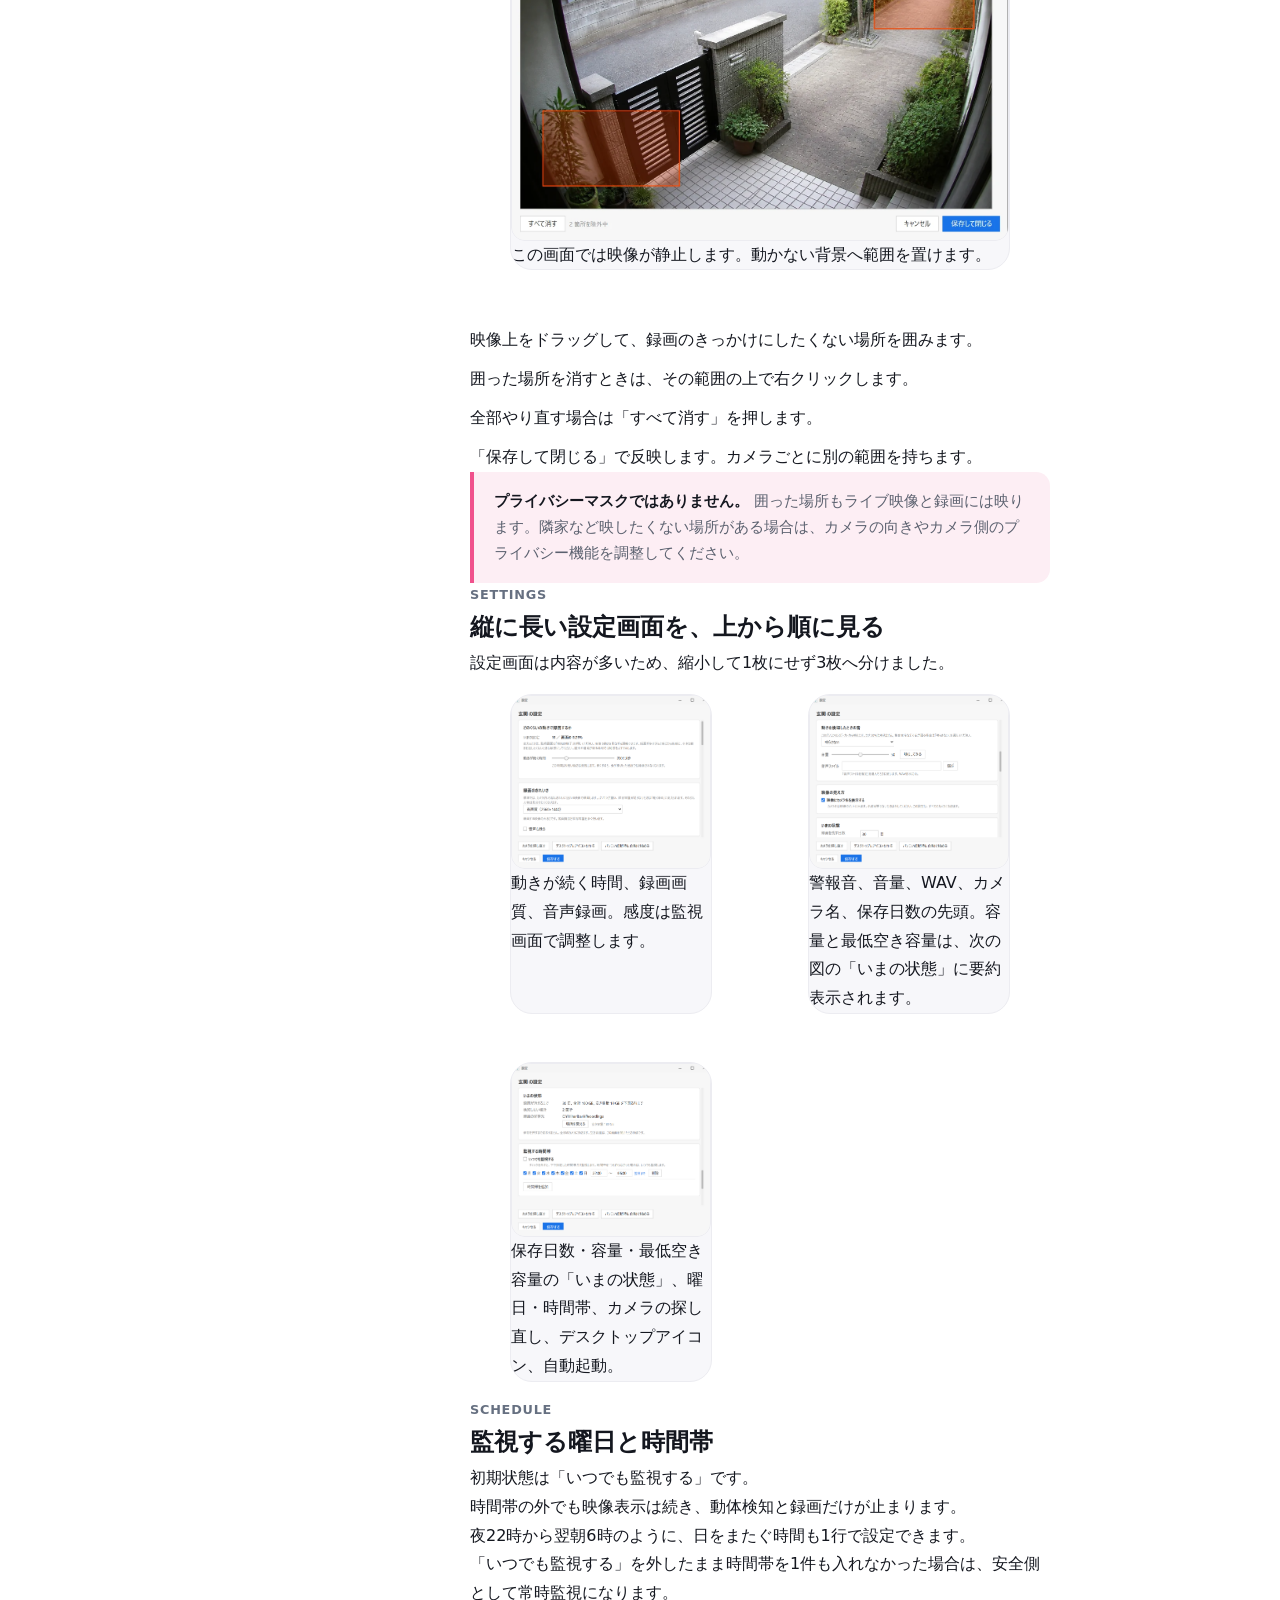
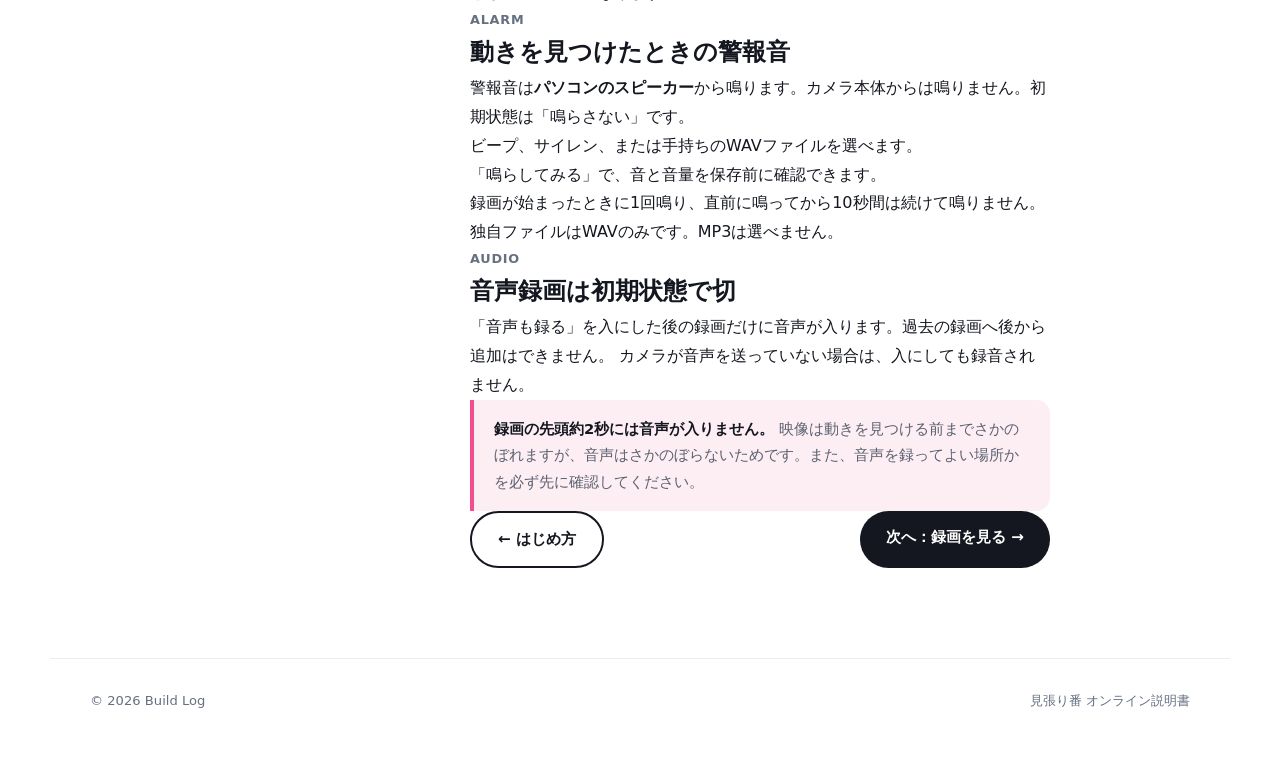
<file: mihariban-use.html>
<!doctype html>
<html lang="ja">
<head>
<meta charset="UTF-8">
<meta name="viewport" content="width=device-width, initial-scale=1">
<title>見張り番 使い方｜監視・検知・時間帯・音声 — Build Log</title>
<meta name="description" content="見張り番の監視画面、検知の様子、検知しない場所、感度、監視時間帯、警報音、音声録画を、現行画面に準拠した説明図で案内します。">
<link rel="icon" href="data:image/svg+xml,%3Csvg xmlns='http://www.w3.org/2000/svg' viewBox='0 0 32 32'%3E%3Ccircle cx='16' cy='16' r='13' fill='%23f0518c'/%3E%3C/svg%3E">
<meta name="theme-color" content="#ffffff">
<link rel="stylesheet" href="styles.a72ed539.css">
</head>
<body>

<a class="skip-link" href="#main">本文へスキップ</a>

<nav class="nav">
  <a class="brand" href="/">Build Log</a>
  <div class="nav-links">
    <a href="/#projects">Projects</a>
    <a href="/#about">About</a>
    <a href="/#contact">Contact</a>
  </div>
</nav>

<main id="main" tabindex="-1">
  <article class="detail manual-page">
    <nav class="detail-breadcrumb" aria-label="パンくず">
      <ol class="breadcrumb-list">
        <li><a href="/#projects">Projects</a></li>
        <li><a href="project-mihariban.html">見張り番</a></li>
        <li aria-current="page">使い方</li>
      </ol>
    </nav>

    <nav class="product-nav" aria-label="見張り番のページ">
      <a href="project-mihariban.html">製品概要</a>
      <a href="mihariban-start.html">はじめ方</a>
      <a href="mihariban-use.html" aria-current="page">使い方</a>
      <a href="mihariban-recordings.html">録画を見る</a>
      <a href="mihariban-help.html">困ったとき</a>
    </nav>

    <div class="detail-top"><span class="specimen-tag">Manual 02</span><span class="stamp stamp-wip">公開準備中</span></div>
    <h1>毎日の使い方</h1>
    <p class="detail-lead">監視画面の見方から、録りすぎ・見逃しを減らす調整、曜日と時間、警報音、音声録画まで。</p>
    <p class="status-line"><span>現行画面の配置・文言を再現した説明図</span><span>アプリから撮影したスクリーンショットではありません</span><span>公開用デモ映像を使用</span></p>

    <div class="manual-layout">
      <nav class="manual-toc" aria-label="このページの目次">
        <strong>このページの目次</strong>
        <ol>
          <li><a href="#monitor">監視画面</a></li>
          <li><a href="#status">状態表示</a></li>
          <li><a href="#detection">検知を調整</a></li>
          <li><a href="#exclusion">検知しない場所</a></li>
          <li><a href="#settings">設定画面</a></li>
          <li><a href="#schedule">曜日と時間帯</a></li>
          <li><a href="#alarm">警報音</a></li>
          <li><a href="#audio">音声録画</a></li>
        </ol>
      </nav>

      <div class="manual-copy">
        <section id="monitor">
          <p class="section-kicker">Main screen</p>
          <h2>監視画面は、見る・止める・調整する入口</h2>
          <div class="screen-guide">
            <figure class="screen-shot">
              <a class="shot-link" href="assets/mihariban/screens/09-monitor.webp" target="_blank" rel="noopener">
                <img src="assets/mihariban/screens/09-monitor.webp" width="1500" height="950" alt="見張り番の監視画面にライブ映像と操作ボタンが並んでいる" loading="eager">
              </a>
              <figcaption>毎日使う中心画面。画像を押すと原寸で確認できます。</figcaption>
            </figure>
            <ol class="screen-key">
              <li><strong>録画を見る</strong> — 日付別の録画一覧を別画面で開きます。監視は止まりません。</li>
              <li><strong>ライセンス／このアプリについて</strong> — 試用状態、版、問い合わせ先を確認します。</li>
              <li><strong>映像と状態</strong> — 録画中、音声、カメラ名、接続状態を映像上に表示します。</li>
              <li><strong>カメラごとの操作</strong> — 停止、設定、検知しない場所、検知の様子、録画フォルダを開きます。</li>
            </ol>
          </div>
          <aside class="callout warning">
            <strong>「停止中」は録画されません。</strong>
            停止はカメラごとに効きます。アプリを通常どおり起動し直すと、登録済みカメラの監視は再開します。
          </aside>
        </section>

        <section id="status">
          <p class="section-kicker">Status</p>
          <h2>日本語の状態表示で、どこまで動いているかを見る</h2>
          <div class="table-wrap">
            <table class="manual-table">
              <caption>監視画面に出る主な状態</caption>
              <thead><tr><th scope="col">表示</th><th scope="col">意味</th><th scope="col">次に確認すること</th></tr></thead>
              <tbody>
                <tr><th scope="row">監視中</th><td>映像を受信し、動きを見ています。</td><td>動いたときに「録画中」へ変わるか。</td></tr>
                <tr><th scope="row">録画中</th><td>動きを検知し、録画ファイルへ書き込んでいます。</td><td>録画が終わると一覧から再生できます。</td></tr>
                <tr><th scope="row">監視時間外</th><td>映像は表示しますが、検知と録画は止まっています。</td><td>曜日・時間帯の設定。</td></tr>
                <tr><th scope="row">停止中</th><td>そのカメラの監視を手動で止めています。</td><td>「監視を開始」を押します。</td></tr>
                <tr><th scope="row">接続できません</th><td>カメラの映像が届いていません。</td><td>電源、同一LAN、スマホ同時閲覧、ID・パスワード。</td></tr>
                <tr><th scope="row">録画を保存できません</th><td>映像は見えても、保存先へ書き込めません。</td><td>保存先、空き容量、権限。</td></tr>
              </tbody>
            </table>
          </div>
        </section>

        <section id="detection">
          <p class="section-kicker">Tune detection</p>
          <h2>「検知の様子」で、何に反応したかを見ながら調整する</h2>
          <div class="screen-guide">
            <figure class="screen-shot">
              <a class="shot-link" href="assets/mihariban/screens/10-detection.webp" target="_blank" rel="noopener">
                <img src="assets/mihariban/screens/10-detection.webp" width="1500" height="950" alt="赤い検知枠と灰色の除外範囲が重なった監視画面" loading="lazy">
              </a>
              <figcaption>検知の様子を有効にすると、映像上の反応と感度調整が同時に見えます。</figcaption>
            </figure>
            <ol class="screen-key">
              <li>赤い枠は、現在「動き」として見ている場所です。枠の数は人や車の台数ではありません。</li>
              <li>灰色の範囲は、検知しない場所です。映像や録画から消えるわけではありません。</li>
              <li>感度の数字は<strong>大きいほど鈍感</strong>です。標準は10で、屋外で録画が多すぎる場合は少しずつ大きくします。</li>
              <li>保存前に映像を見て、人が横切ったときに反応するか確認します。</li>
            </ol>
          </div>

          <h3>調整はこの順番</h3>
          <ol class="steps">
            <li>「検知の様子」を押し、何に赤い枠が付くか確認します。</li>
            <li>道路、木、時計表示など不要な動きへ「検知しない場所」を設定します。</li>
            <li>まだ録画が多ければ、感度を10から1段ずつ大きくします。</li>
            <li>虫など一瞬の動きを減らすなら「動きが続く時間」を少し長くします。</li>
            <li>半日ほど動かし、件数ではなく録画の中身を見て再調整します。</li>
          </ol>
        </section>

        <section id="exclusion">
          <p class="section-kicker">Exclude areas</p>
          <h2>道路や木を「検知しない場所」にする</h2>
          <div class="screen-guide">
            <figure class="screen-shot">
              <a class="shot-link" href="assets/mihariban/screens/12-exclusion.webp" target="_blank" rel="noopener">
                <img src="assets/mihariban/screens/12-exclusion.webp" width="1263" height="875" alt="道路などをドラッグで囲み動体検知から除外する画面" loading="lazy">
              </a>
              <figcaption>この画面では映像が静止します。動かない背景へ範囲を置けます。</figcaption>
            </figure>
            <ol class="screen-key">
              <li>映像上をドラッグして、録画のきっかけにしたくない場所を囲みます。</li>
              <li>囲った場所を消すときは、その範囲の上で右クリックします。</li>
              <li>全部やり直す場合は「すべて消す」を押します。</li>
              <li>「保存して閉じる」で反映します。カメラごとに別の範囲を持ちます。</li>
            </ol>
          </div>
          <aside class="callout warning">
            <strong>プライバシーマスクではありません。</strong>
            囲った場所もライブ映像と録画には映ります。隣家など映したくない場所がある場合は、カメラの向きやカメラ側のプライバシー機能を調整してください。
          </aside>
        </section>

        <section id="settings">
          <p class="section-kicker">Settings</p>
          <h2>縦に長い設定画面を、上から順に見る</h2>
          <p>設定画面は内容が多いため、縮小して1枚にせず3枚へ分けました。</p>

          <div class="shot-gallery">
            <figure class="screen-shot">
              <a class="shot-link" href="assets/mihariban/screens/11-settings-detection.png" target="_blank" rel="noopener">
                <img src="assets/mihariban/screens/11-settings-detection.png" width="950" height="825" alt="動体検知、録画画質、音声録画を確認する設定画面" loading="lazy">
              </a>
              <figcaption>動きが続く時間、録画画質、音声録画。感度は監視画面で調整します。</figcaption>
            </figure>
            <figure class="screen-shot">
              <a class="shot-link" href="assets/mihariban/screens/11-settings-audio-storage.png" target="_blank" rel="noopener">
                <img src="assets/mihariban/screens/11-settings-audio-storage.png" width="950" height="825" alt="警報音と画面表示を変更する設定画面" loading="lazy">
              </a>
              <figcaption>警報音、音量、WAV、カメラ名、保存日数の先頭。容量と最低空き容量は、次の図の「いまの状態」に要約表示されます。</figcaption>
            </figure>
            <figure class="screen-shot">
              <a class="shot-link" href="assets/mihariban/screens/11-settings-schedule-app.png" target="_blank" rel="noopener">
                <img src="assets/mihariban/screens/11-settings-schedule-app.png" width="950" height="825" alt="録画保存の現在値、監視時間帯、起動方法を確認・変更する設定画面" loading="lazy">
              </a>
              <figcaption>保存日数・容量・最低空き容量の「いまの状態」、曜日・時間帯、カメラの探し直し、デスクトップアイコン、自動起動。</figcaption>
            </figure>
          </div>
        </section>

        <section id="schedule">
          <p class="section-kicker">Schedule</p>
          <h2>監視する曜日と時間帯</h2>
          <ul>
            <li>初期状態は「いつでも監視する」です。</li>
            <li>時間帯の外でも映像表示は続き、動体検知と録画だけが止まります。</li>
            <li>夜22時から翌朝6時のように、日をまたぐ時間も1行で設定できます。</li>
            <li>「いつでも監視する」を外したまま時間帯を1件も入れなかった場合は、安全側として常時監視になります。</li>
          </ul>
        </section>

        <section id="alarm">
          <p class="section-kicker">Alarm</p>
          <h2>動きを見つけたときの警報音</h2>
          <p>警報音は<strong>パソコンのスピーカー</strong>から鳴ります。カメラ本体からは鳴りません。初期状態は「鳴らさない」です。</p>
          <ul>
            <li>ビープ、サイレン、または手持ちのWAVファイルを選べます。</li>
            <li>「鳴らしてみる」で、音と音量を保存前に確認できます。</li>
            <li>録画が始まったときに1回鳴り、直前に鳴ってから10秒間は続けて鳴りません。</li>
            <li>独自ファイルはWAVのみです。MP3は選べません。</li>
          </ul>
        </section>

        <section id="audio">
          <p class="section-kicker">Audio</p>
          <h2>音声録画は初期状態で切</h2>
          <p>
            「音声も録る」を入にした後の録画だけに音声が入ります。過去の録画へ後から追加はできません。
            カメラが音声を送っていない場合は、入にしても録音されません。
          </p>
          <aside class="callout warning">
            <strong>録画の先頭約2秒には音声が入りません。</strong>
            映像は動きを見つける前までさかのぼれますが、音声はさかのぼらないためです。また、音声を録ってよい場所かを必ず先に確認してください。
          </aside>
          <div class="manual-next">
            <a class="btn btn-line" href="mihariban-start.html">← はじめ方</a>
            <a class="btn btn-primary" href="mihariban-recordings.html">次へ：録画を見る →</a>
          </div>
        </section>
      </div>
    </div>
  </article>
</main>

<footer class="site-footer"><span>© <span id="year"></span> Build Log</span><span>見張り番 オンライン説明書</span></footer>
<script src="script.ad246078.js"></script>
<!-- Cloudflare Web Analytics -->
<script type="module" src="https://static.cloudflareinsights.com/beacon.min.js" data-cf-beacon='{"token": "d1480199d24e4a1481ee43863bf0d8d2"}'></script>
<!-- End Cloudflare Web Analytics -->
</body>
</html>
</file>
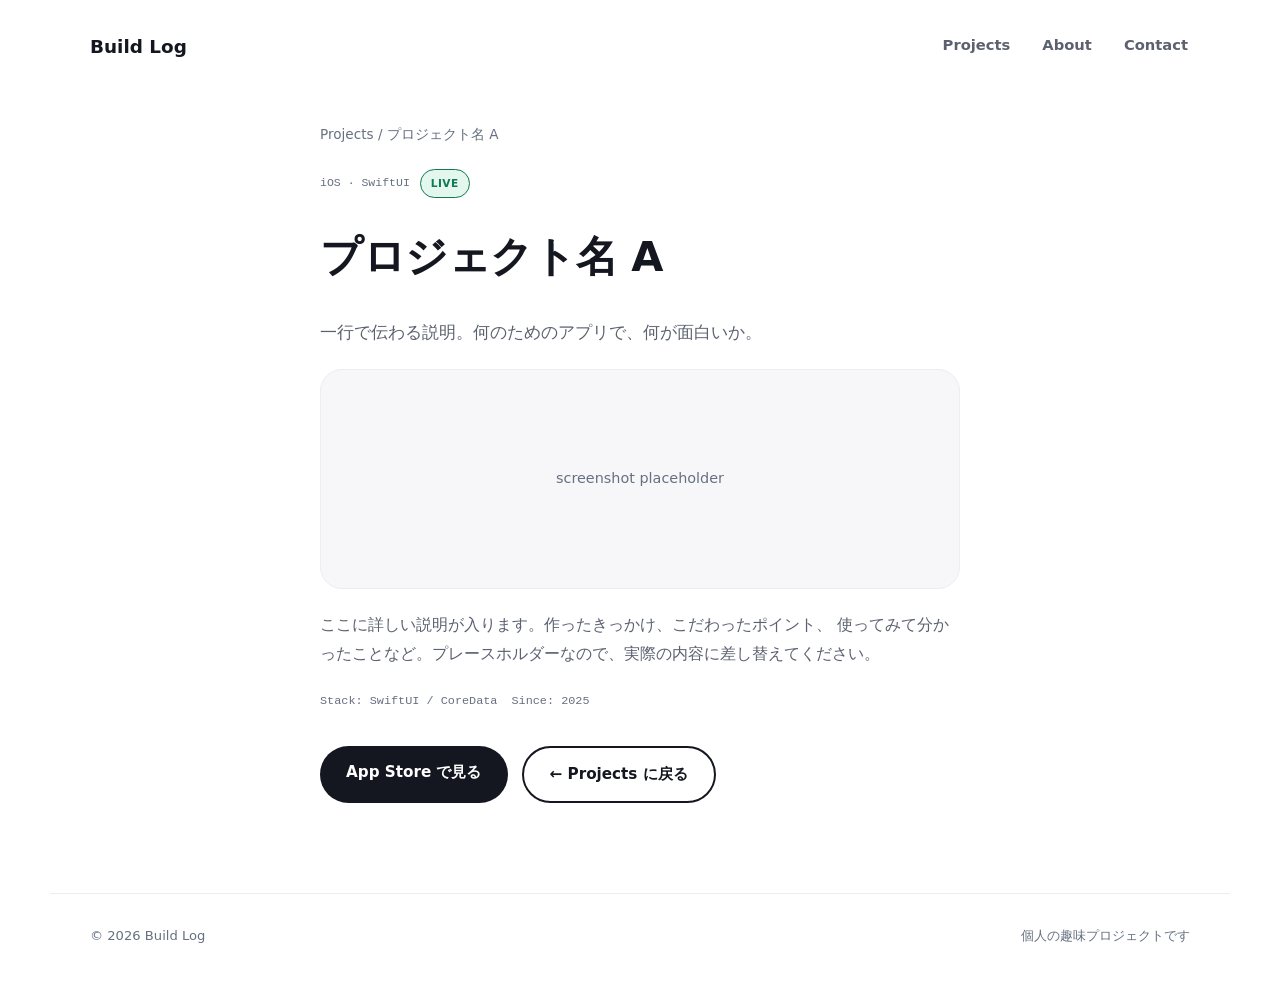
<file: project-a.html>
<!doctype html>
<html lang="ja">
<head>
<meta charset="UTF-8">
<meta name="viewport" content="width=device-width, initial-scale=1">
<title>プロジェクト名 A — Build Log</title>
<meta name="description" content="iOS / SwiftUIで作っている個人開発アプリ。">
<link rel="icon" href="data:image/svg+xml,%3Csvg xmlns='http://www.w3.org/2000/svg' viewBox='0 0 32 32'%3E%3Ccircle cx='16' cy='16' r='13' fill='%23f0518c'/%3E%3C/svg%3E">
<meta name="theme-color" content="#ffffff">
<link rel="stylesheet" href="styles.a72ed539.css">
</head>
<body>

<a class="skip-link" href="#main">本文へスキップ</a>

<nav class="nav">
  <a class="brand" href="/">Build Log</a>
  <div class="nav-links">
    <a href="/#projects">Projects</a>
    <a href="/#about">About</a>
    <a href="/#contact">Contact</a>
  </div>
</nav>

<main id="main">
  <article class="detail">
    <p class="detail-breadcrumb"><a href="/#projects">Projects</a> / プロジェクト名 A</p>

    <div class="detail-top">
      <span class="specimen-tag">iOS · SwiftUI</span>
      <span class="stamp stamp-live">LIVE</span>
    </div>

    <h1>プロジェクト名 A</h1>
    <p class="detail-lead">一行で伝わる説明。何のためのアプリで、何が面白いか。</p>

    <div class="detail-visual" aria-hidden="true"><span>screenshot placeholder</span></div>

    <div class="detail-body">
      <p>
        ここに詳しい説明が入ります。作ったきっかけ、こだわったポイント、
        使ってみて分かったことなど。プレースホルダーなので、実際の内容に差し替えてください。
      </p>
    </div>

    <dl class="specimen-meta detail-meta">
      <div><dt>Stack</dt><dd>SwiftUI / CoreData</dd></div>
      <div><dt>Since</dt><dd>2025</dd></div>
    </dl>

    <div class="hero-actions">
      <a class="btn btn-primary" href="#">App Store で見る</a>
      <a class="btn btn-line" href="/#projects">← Projects に戻る</a>
    </div>
  </article>
</main>

<footer class="site-footer">
  <span>© <span id="year"></span> Build Log</span>
  <span>個人の趣味プロジェクトです</span>
</footer>

<script src="script.ad246078.js"></script>
<!-- Cloudflare Web Analytics -->
<script type="module" src="https://static.cloudflareinsights.com/beacon.min.js" data-cf-beacon='{"token": "d1480199d24e4a1481ee43863bf0d8d2"}'></script>
<!-- End Cloudflare Web Analytics -->
</body>
</html>
</file>
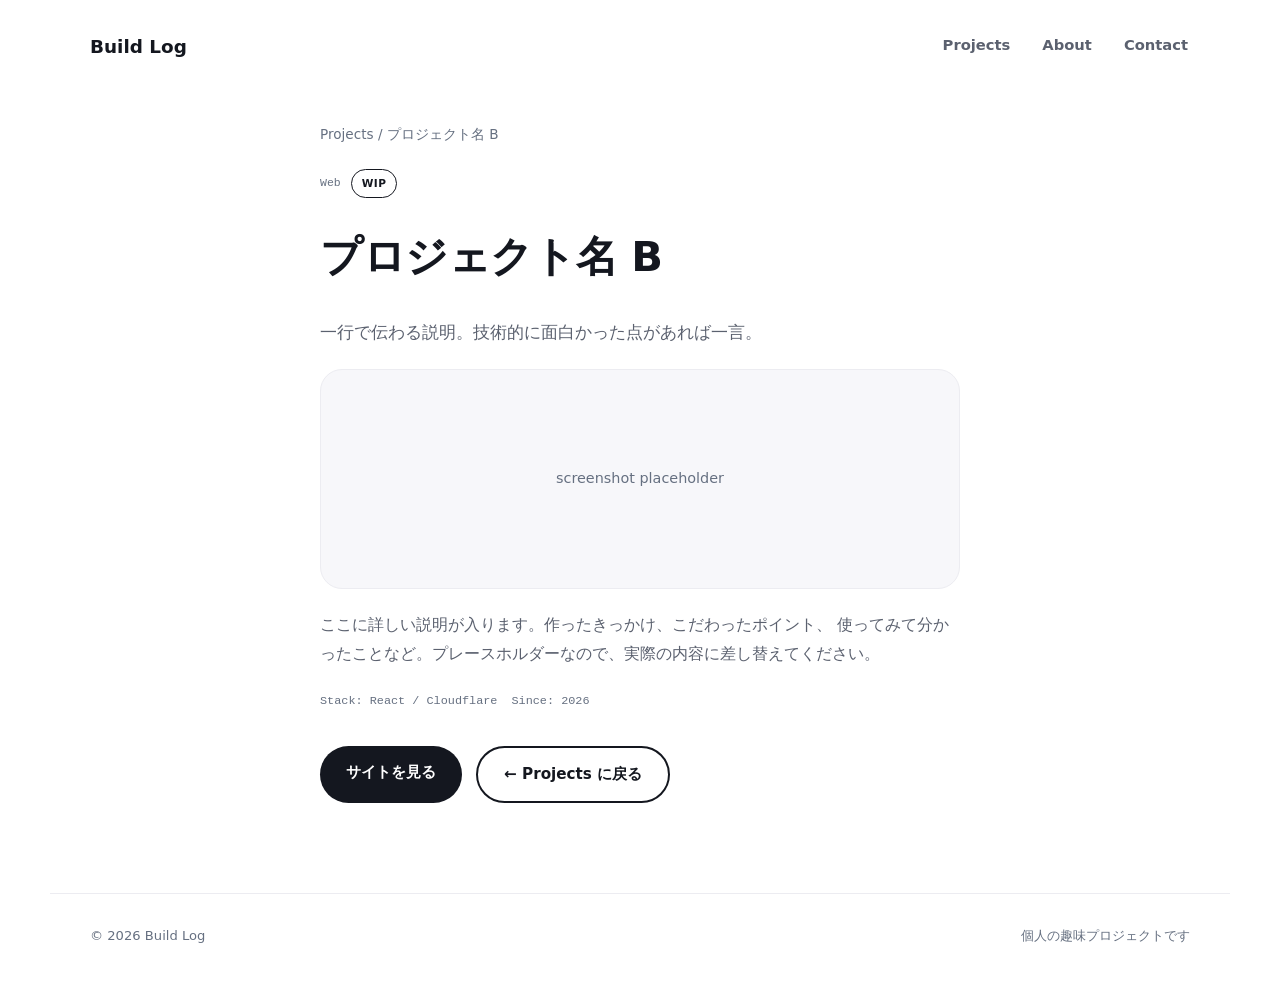
<file: project-b.html>
<!doctype html>
<html lang="ja">
<head>
<meta charset="UTF-8">
<meta name="viewport" content="width=device-width, initial-scale=1">
<title>プロジェクト名 B — Build Log</title>
<meta name="description" content="Webで作っている個人開発プロジェクト。">
<link rel="icon" href="data:image/svg+xml,%3Csvg xmlns='http://www.w3.org/2000/svg' viewBox='0 0 32 32'%3E%3Ccircle cx='16' cy='16' r='13' fill='%23f0518c'/%3E%3C/svg%3E">
<meta name="theme-color" content="#ffffff">
<link rel="stylesheet" href="styles.a72ed539.css">
</head>
<body>

<a class="skip-link" href="#main">本文へスキップ</a>

<nav class="nav">
  <a class="brand" href="/">Build Log</a>
  <div class="nav-links">
    <a href="/#projects">Projects</a>
    <a href="/#about">About</a>
    <a href="/#contact">Contact</a>
  </div>
</nav>

<main id="main">
  <article class="detail">
    <p class="detail-breadcrumb"><a href="/#projects">Projects</a> / プロジェクト名 B</p>

    <div class="detail-top">
      <span class="specimen-tag">Web</span>
      <span class="stamp stamp-wip">WIP</span>
    </div>

    <h1>プロジェクト名 B</h1>
    <p class="detail-lead">一行で伝わる説明。技術的に面白かった点があれば一言。</p>

    <div class="detail-visual" aria-hidden="true"><span>screenshot placeholder</span></div>

    <div class="detail-body">
      <p>
        ここに詳しい説明が入ります。作ったきっかけ、こだわったポイント、
        使ってみて分かったことなど。プレースホルダーなので、実際の内容に差し替えてください。
      </p>
    </div>

    <dl class="specimen-meta detail-meta">
      <div><dt>Stack</dt><dd>React / Cloudflare</dd></div>
      <div><dt>Since</dt><dd>2026</dd></div>
    </dl>

    <div class="hero-actions">
      <a class="btn btn-primary" href="#">サイトを見る</a>
      <a class="btn btn-line" href="/#projects">← Projects に戻る</a>
    </div>
  </article>
</main>

<footer class="site-footer">
  <span>© <span id="year"></span> Build Log</span>
  <span>個人の趣味プロジェクトです</span>
</footer>

<script src="script.ad246078.js"></script>
<!-- Cloudflare Web Analytics -->
<script type="module" src="https://static.cloudflareinsights.com/beacon.min.js" data-cf-beacon='{"token": "d1480199d24e4a1481ee43863bf0d8d2"}'></script>
<!-- End Cloudflare Web Analytics -->
</body>
</html>
</file>
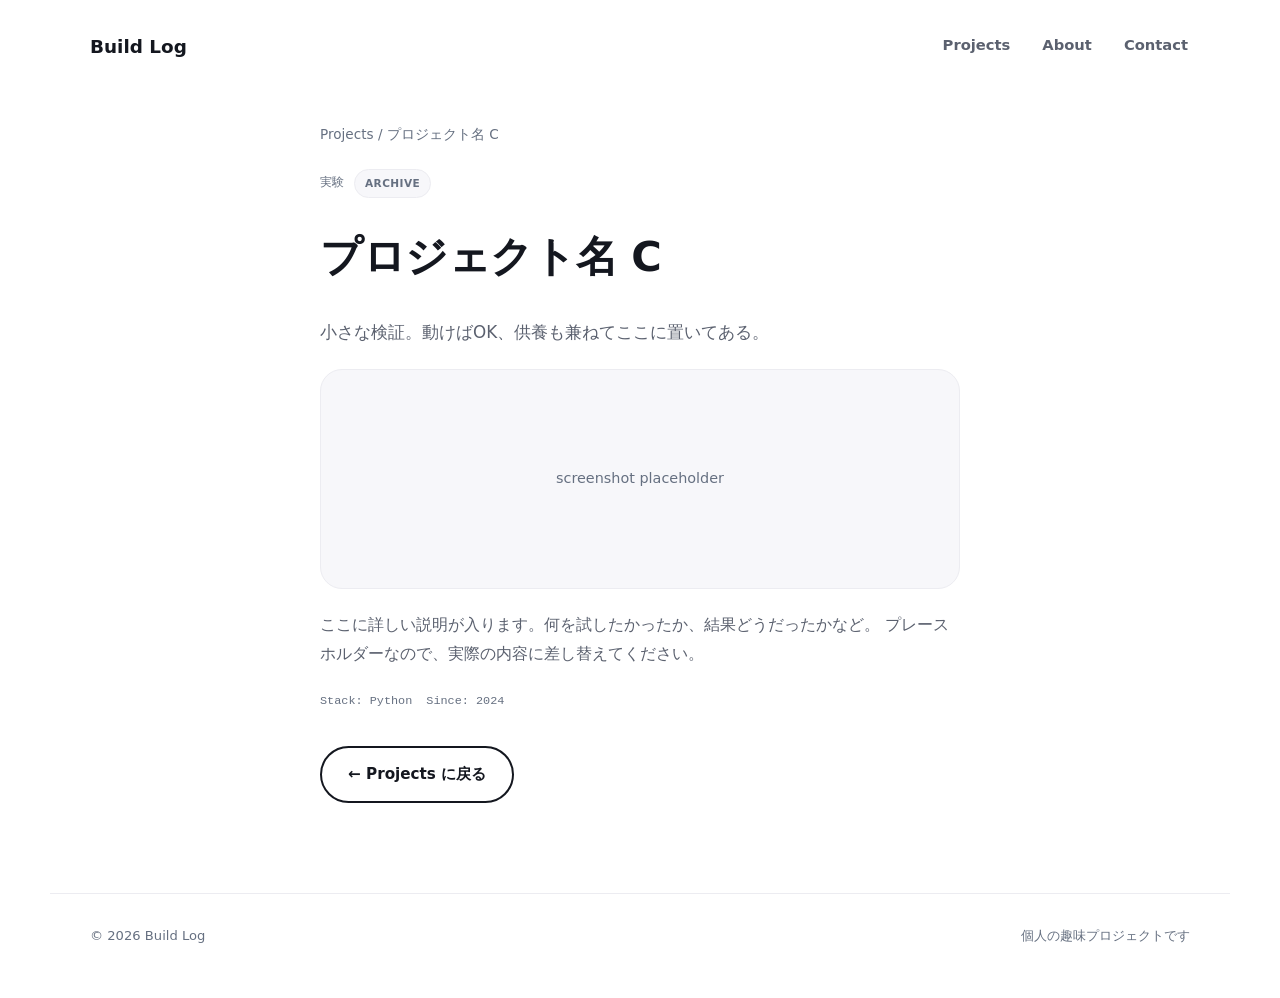
<file: project-c.html>
<!doctype html>
<html lang="ja">
<head>
<meta charset="UTF-8">
<meta name="viewport" content="width=device-width, initial-scale=1">
<title>プロジェクト名 C — Build Log</title>
<meta name="description" content="個人開発の小さな実験・検証。">
<link rel="icon" href="data:image/svg+xml,%3Csvg xmlns='http://www.w3.org/2000/svg' viewBox='0 0 32 32'%3E%3Ccircle cx='16' cy='16' r='13' fill='%23f0518c'/%3E%3C/svg%3E">
<meta name="theme-color" content="#ffffff">
<link rel="stylesheet" href="styles.a72ed539.css">
</head>
<body>

<a class="skip-link" href="#main">本文へスキップ</a>

<nav class="nav">
  <a class="brand" href="/">Build Log</a>
  <div class="nav-links">
    <a href="/#projects">Projects</a>
    <a href="/#about">About</a>
    <a href="/#contact">Contact</a>
  </div>
</nav>

<main id="main">
  <article class="detail">
    <p class="detail-breadcrumb"><a href="/#projects">Projects</a> / プロジェクト名 C</p>

    <div class="detail-top">
      <span class="specimen-tag">実験</span>
      <span class="stamp stamp-archive">ARCHIVE</span>
    </div>

    <h1>プロジェクト名 C</h1>
    <p class="detail-lead">小さな検証。動けばOK、供養も兼ねてここに置いてある。</p>

    <div class="detail-visual" aria-hidden="true"><span>screenshot placeholder</span></div>

    <div class="detail-body">
      <p>
        ここに詳しい説明が入ります。何を試したかったか、結果どうだったかなど。
        プレースホルダーなので、実際の内容に差し替えてください。
      </p>
    </div>

    <dl class="specimen-meta detail-meta">
      <div><dt>Stack</dt><dd>Python</dd></div>
      <div><dt>Since</dt><dd>2024</dd></div>
    </dl>

    <div class="hero-actions">
      <a class="btn btn-line" href="/#projects">← Projects に戻る</a>
    </div>
  </article>
</main>

<footer class="site-footer">
  <span>© <span id="year"></span> Build Log</span>
  <span>個人の趣味プロジェクトです</span>
</footer>

<script src="script.ad246078.js"></script>
<!-- Cloudflare Web Analytics -->
<script type="module" src="https://static.cloudflareinsights.com/beacon.min.js" data-cf-beacon='{"token": "d1480199d24e4a1481ee43863bf0d8d2"}'></script>
<!-- End Cloudflare Web Analytics -->
</body>
</html>
</file>
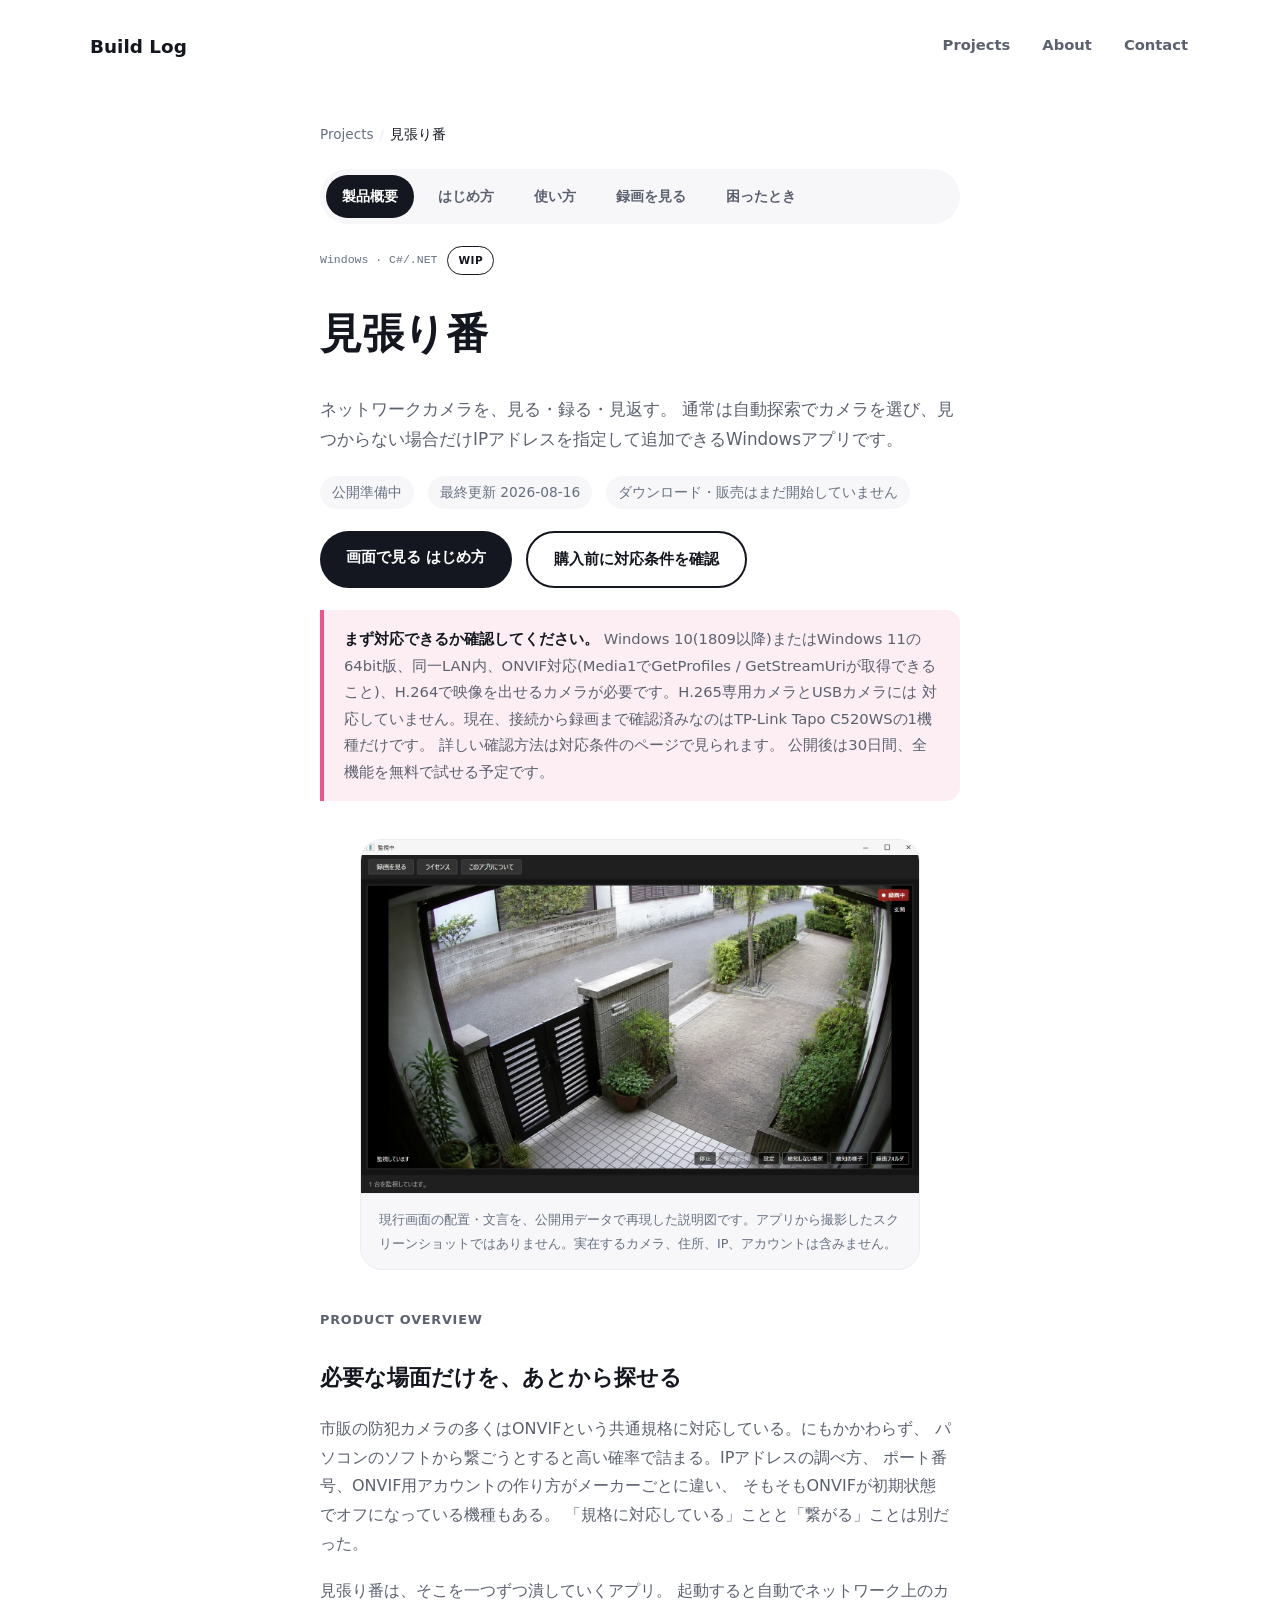
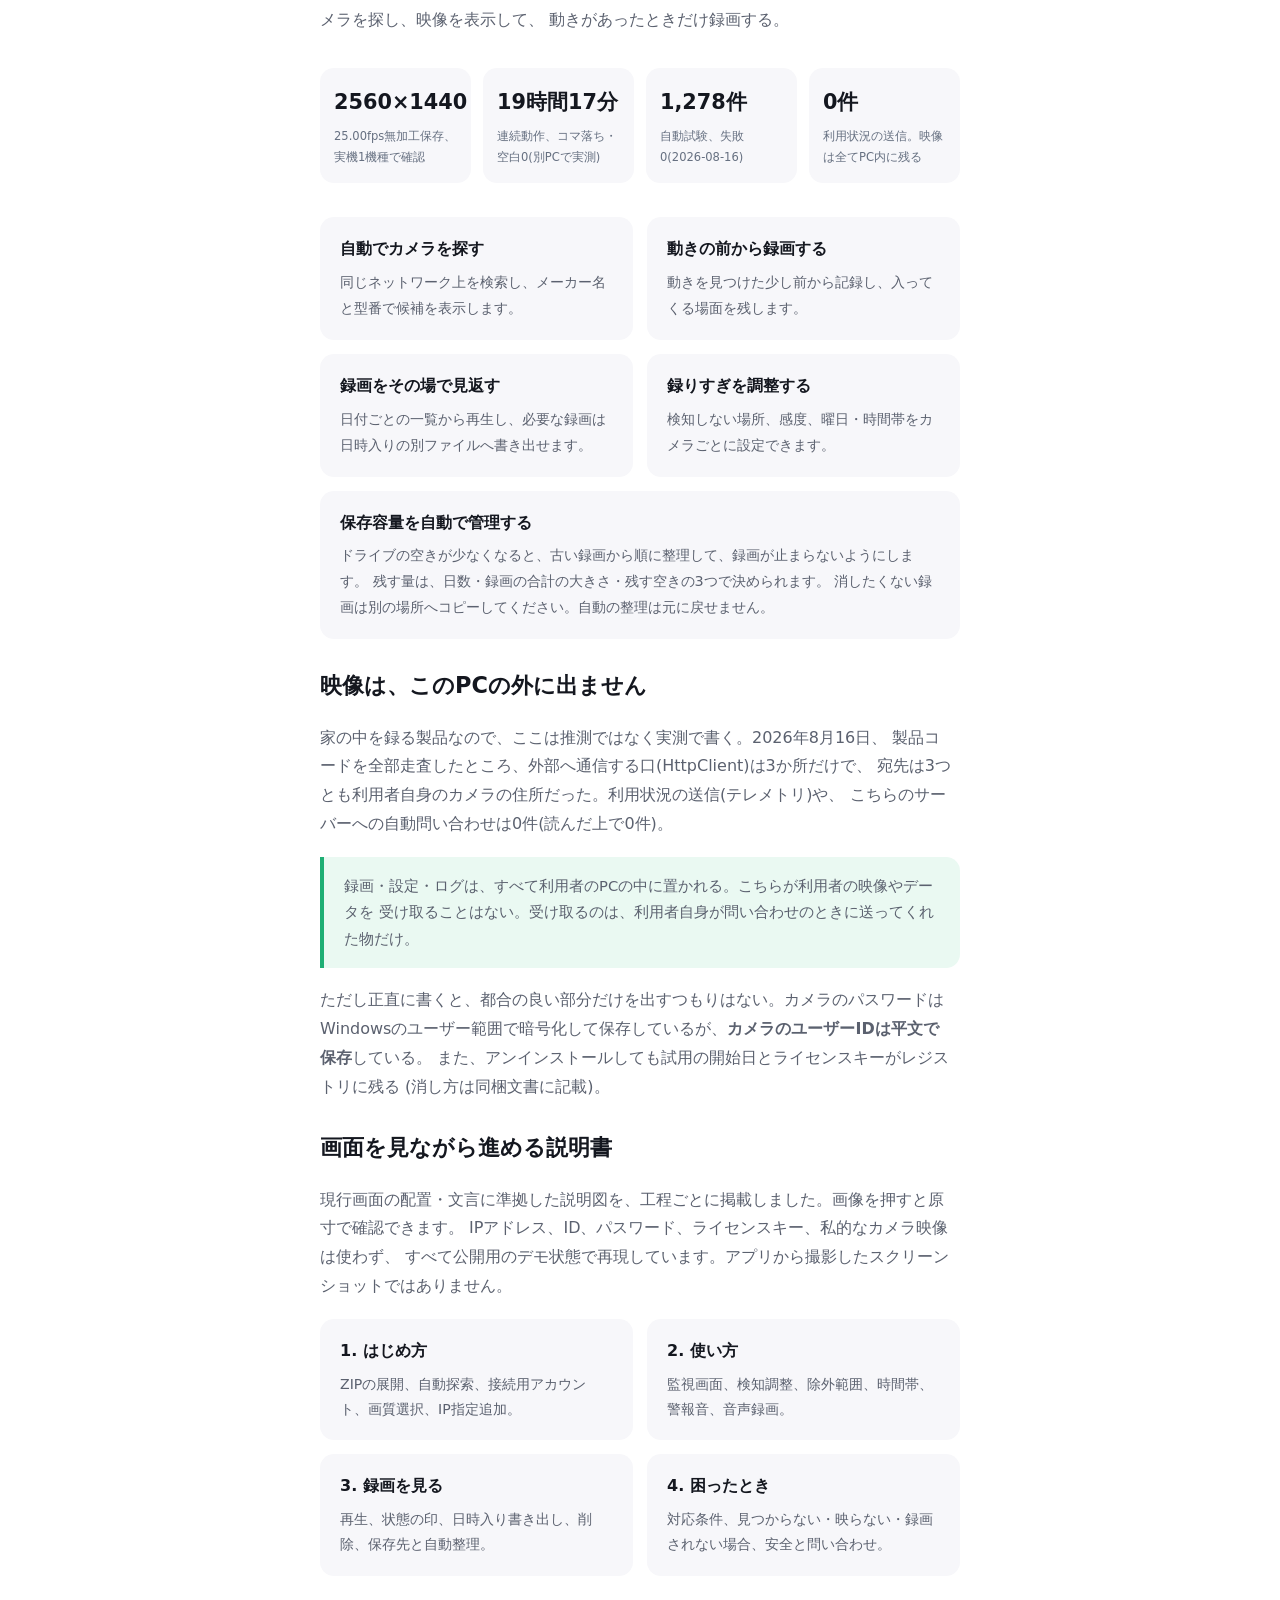
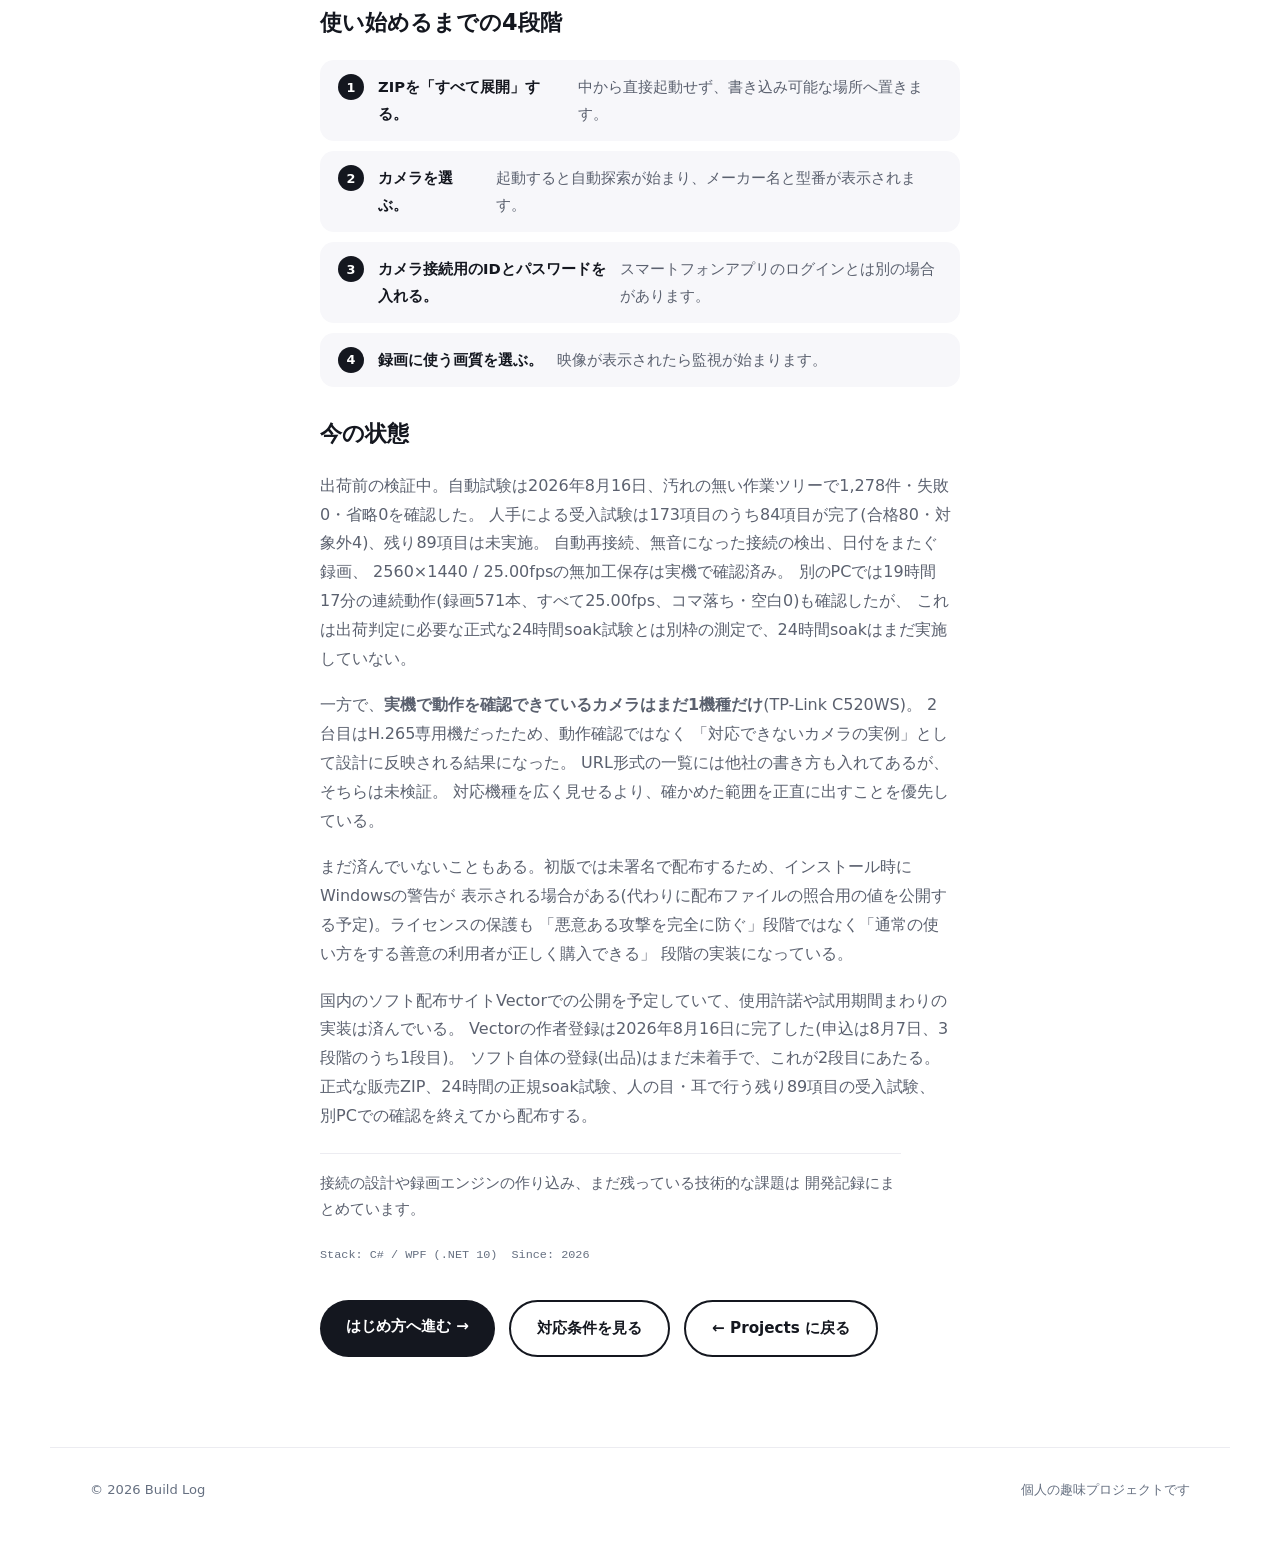
<file: project-mihariban.html>
<!doctype html>
<html lang="ja">
<head>
<meta charset="UTF-8">
<meta name="viewport" content="width=device-width, initial-scale=1">
<title>見張り番｜製品紹介・使い方・開発記録 — Build Log</title>
<meta name="description" content="ONVIF対応カメラの映像表示、動体検知録画、見返しまでをWindowsで行う『見張り番』。公開準備中の製品概要、画面、使い方、対応条件、開発記録をまとめています。">
<link rel="icon" href="data:image/svg+xml,%3Csvg xmlns='http://www.w3.org/2000/svg' viewBox='0 0 32 32'%3E%3Ccircle cx='16' cy='16' r='13' fill='%23f0518c'/%3E%3C/svg%3E">
<meta name="theme-color" content="#ffffff">
<link rel="stylesheet" href="styles.a72ed539.css">
</head>
<body>

<a class="skip-link" href="#main">本文へスキップ</a>

<nav class="nav">
  <a class="brand" href="/">Build Log</a>
  <div class="nav-links">
    <a href="/#projects">Projects</a>
    <a href="/#about">About</a>
    <a href="/#contact">Contact</a>
  </div>
</nav>

<main id="main" tabindex="-1">
  <article class="detail">
    <nav class="detail-breadcrumb" aria-label="パンくず">
      <ol class="breadcrumb-list">
        <li><a href="/#projects">Projects</a></li>
        <li aria-current="page">見張り番</li>
      </ol>
    </nav>

    <nav class="product-nav" aria-label="見張り番のページ">
      <a href="project-mihariban.html" aria-current="page">製品概要</a>
      <a href="mihariban-start.html">はじめ方</a>
      <a href="mihariban-use.html">使い方</a>
      <a href="mihariban-recordings.html">録画を見る</a>
      <a href="mihariban-help.html">困ったとき</a>
    </nav>

    <div class="detail-top">
      <span class="specimen-tag">Windows · C#/.NET</span>
      <span class="stamp stamp-wip">WIP</span>
    </div>

    <h1>見張り番</h1>
    <p class="detail-lead">
      ネットワークカメラを、見る・録る・見返す。
      通常は自動探索でカメラを選び、見つからない場合だけIPアドレスを指定して追加できるWindowsアプリです。
    </p>

    <p class="status-line">
      <span>公開準備中</span>
      <span>最終更新 2026-08-16</span>
      <span>ダウンロード・販売はまだ開始していません</span>
    </p>

    <div class="hero-actions" aria-label="説明書を開く">
      <a class="btn btn-primary" href="mihariban-start.html">画面で見る はじめ方</a>
      <a class="btn btn-line" href="mihariban-help.html#requirements">購入前に対応条件を確認</a>
    </div>

    <aside class="callout warning">
      <strong>まず対応できるか確認してください。</strong>
      Windows 10(1809以降)またはWindows 11の64bit版、同一LAN内、ONVIF対応(Media1でGetProfiles /
      GetStreamUriが取得できること)、H.264で映像を出せるカメラが必要です。H.265専用カメラとUSBカメラには
      対応していません。現在、接続から録画まで確認済みなのはTP-Link Tapo C520WSの1機種だけです。
      詳しい確認方法は<a href="mihariban-help.html#requirements">対応条件のページ</a>で見られます。
      公開後は30日間、全機能を無料で試せる予定です。
    </aside>

    <figure class="detail-visual detail-product-shot">
      <img src="assets/mihariban/screens/09-monitor.webp" width="1500" height="950" alt="見張り番の現行監視画面を再現した説明図。公開用のカメラ映像と、録画、設定、検知しない場所などの操作ボタンが並ぶ。">
      <figcaption>現行画面の配置・文言を、公開用データで再現した説明図です。アプリから撮影したスクリーンショットではありません。実在するカメラ、住所、IP、アカウントは含みません。</figcaption>
    </figure>

    <div class="detail-body">
      <p class="section-kicker">Product overview</p>
      <h2 id="overview">必要な場面だけを、あとから探せる</h2>
      <p>
        市販の防犯カメラの多くはONVIFという共通規格に対応している。にもかかわらず、
        パソコンのソフトから繋ごうとすると高い確率で詰まる。IPアドレスの調べ方、
        ポート番号、ONVIF用アカウントの作り方がメーカーごとに違い、
        そもそもONVIFが初期状態でオフになっている機種もある。
        「規格に対応している」ことと「繋がる」ことは別だった。
      </p>
      <p>
        見張り番は、そこを一つずつ潰していくアプリ。
        起動すると自動でネットワーク上のカメラを探し、映像を表示して、
        動きがあったときだけ録画する。
      </p>

      <dl class="detail-proof" aria-label="現在の検証実績">
        <div><dt><strong>2560×1440</strong></dt><dd>25.00fps無加工保存、実機1機種で確認</dd></div>
        <div><dt><strong>19時間17分</strong></dt><dd>連続動作、コマ落ち・空白0(別PCで実測)</dd></div>
        <div><dt><strong>1,278件</strong></dt><dd>自動試験、失敗0(2026-08-16)</dd></div>
        <div><dt><strong>0件</strong></dt><dd>利用状況の送信。映像は全てPC内に残る</dd></div>
      </dl>

      <div class="feature-grid" aria-label="見張り番の主な機能">
        <div class="feature-card">
          <strong>自動でカメラを探す</strong>
          <span>同じネットワーク上を検索し、メーカー名と型番で候補を表示します。</span>
        </div>
        <div class="feature-card">
          <strong>動きの前から録画する</strong>
          <span>動きを見つけた少し前から記録し、入ってくる場面を残します。</span>
        </div>
        <div class="feature-card">
          <strong>録画をその場で見返す</strong>
          <span>日付ごとの一覧から再生し、必要な録画は日時入りの別ファイルへ書き出せます。</span>
        </div>
        <div class="feature-card">
          <strong>録りすぎを調整する</strong>
          <span>検知しない場所、感度、曜日・時間帯をカメラごとに設定できます。</span>
        </div>
        <div class="feature-card feature-card-wide">
          <strong>保存容量を自動で管理する</strong>
          <span>ドライブの空きが少なくなると、古い録画から順に整理して、録画が止まらないようにします。
            残す量は、日数・録画の合計の大きさ・残す空きの3つで決められます。
            消したくない録画は別の場所へコピーしてください。自動の整理は元に戻せません。</span>
        </div>
      </div>

      <h2 id="privacy">映像は、このPCの外に出ません</h2>
      <p>
        家の中を録る製品なので、ここは推測ではなく実測で書く。2026年8月16日、
        製品コードを全部走査したところ、外部へ通信する口(HttpClient)は3か所だけで、
        宛先は3つとも利用者自身のカメラの住所だった。利用状況の送信(テレメトリ)や、
        こちらのサーバーへの自動問い合わせは0件(読んだ上で0件)。
      </p>
      <aside class="callout safe">
        録画・設定・ログは、すべて利用者のPCの中に置かれる。こちらが利用者の映像やデータを
        受け取ることはない。受け取るのは、利用者自身が問い合わせのときに送ってくれた物だけ。
      </aside>
      <p>
        ただし正直に書くと、都合の良い部分だけを出すつもりはない。カメラのパスワードは
        Windowsのユーザー範囲で暗号化して保存しているが、<strong>カメラのユーザーIDは平文で保存</strong>している。
        また、アンインストールしても試用の開始日とライセンスキーがレジストリに残る
        (消し方は同梱文書に記載)。
      </p>

      <h2 id="manual">画面を見ながら進める説明書</h2>
      <p>
        現行画面の配置・文言に準拠した説明図を、工程ごとに掲載しました。画像を押すと原寸で確認できます。
        IPアドレス、ID、パスワード、ライセンスキー、私的なカメラ映像は使わず、
        すべて公開用のデモ状態で再現しています。アプリから撮影したスクリーンショットではありません。
      </p>
      <div class="guide-links">
        <a class="guide-card" href="mihariban-start.html">
          <strong>1. はじめ方</strong>
          <span>ZIPの展開、自動探索、接続用アカウント、画質選択、IP指定追加。</span>
        </a>
        <a class="guide-card" href="mihariban-use.html">
          <strong>2. 使い方</strong>
          <span>監視画面、検知調整、除外範囲、時間帯、警報音、音声録画。</span>
        </a>
        <a class="guide-card" href="mihariban-recordings.html">
          <strong>3. 録画を見る</strong>
          <span>再生、状態の印、日時入り書き出し、削除、保存先と自動整理。</span>
        </a>
        <a class="guide-card" href="mihariban-help.html">
          <strong>4. 困ったとき</strong>
          <span>対応条件、見つからない・映らない・録画されない場合、安全と問い合わせ。</span>
        </a>
      </div>

      <h2 id="quick-start">使い始めるまでの4段階</h2>
      <ol class="steps">
        <li><strong>ZIPを「すべて展開」する。</strong> 中から直接起動せず、書き込み可能な場所へ置きます。</li>
        <li><strong>カメラを選ぶ。</strong> 起動すると自動探索が始まり、メーカー名と型番が表示されます。</li>
        <li><strong>カメラ接続用のIDとパスワードを入れる。</strong> スマートフォンアプリのログインとは別の場合があります。</li>
        <li><strong>録画に使う画質を選ぶ。</strong> 映像が表示されたら監視が始まります。</li>
      </ol>

      <h2 id="status">今の状態</h2>
      <p>
        出荷前の検証中。自動試験は2026年8月16日、汚れの無い作業ツリーで1,278件・失敗0・省略0を確認した。
        人手による受入試験は173項目のうち84項目が完了(合格80・対象外4)、残り89項目は未実施。
        自動再接続、無音になった接続の検出、日付をまたぐ録画、
        2560×1440 / 25.00fpsの無加工保存は実機で確認済み。
        別のPCでは19時間17分の連続動作(録画571本、すべて25.00fps、コマ落ち・空白0)も確認したが、
        これは出荷判定に必要な正式な24時間soak試験とは別枠の測定で、24時間soakはまだ実施していない。
      </p>
      <p>
        一方で、<strong>実機で動作を確認できているカメラはまだ1機種だけ</strong>(TP-Link C520WS)。
        2台目はH.265専用機だったため、動作確認ではなく
        「対応できないカメラの実例」として設計に反映される結果になった。
        URL形式の一覧には他社の書き方も入れてあるが、そちらは未検証。
        対応機種を広く見せるより、確かめた範囲を正直に出すことを優先している。
      </p>
      <p>
        まだ済んでいないこともある。初版では未署名で配布するため、インストール時にWindowsの警告が
        表示される場合がある(代わりに配布ファイルの照合用の値を公開する予定)。ライセンスの保護も
        「悪意ある攻撃を完全に防ぐ」段階ではなく「通常の使い方をする善意の利用者が正しく購入できる」
        段階の実装になっている。
      </p>
      <p>
        国内のソフト配布サイトVectorでの公開を予定していて、使用許諾や試用期間まわりの実装は済んでいる。
        Vectorの作者登録は2026年8月16日に完了した(申込は8月7日、3段階のうち1段目)。
        ソフト自体の登録(出品)はまだ未着手で、これが2段目にあたる。
        正式な販売ZIP、24時間の正規soak試験、人の目・耳で行う残り89項目の受入試験、
        別PCでの確認を終えてから配布する。
      </p>
      <p class="devlog-teaser">
        接続の設計や録画エンジンの作り込み、まだ残っている技術的な課題は
        <a href="mihariban-devlog.html">開発記録</a>にまとめています。
      </p>
    </div>

    <dl class="specimen-meta detail-meta">
      <div><dt>Stack</dt><dd>C# / WPF (.NET 10)</dd></div>
      <div><dt>Since</dt><dd>2026</dd></div>
    </dl>

    <div class="hero-actions">
      <a class="btn btn-primary" href="mihariban-start.html">はじめ方へ進む →</a>
      <a class="btn btn-line" href="mihariban-help.html#requirements">対応条件を見る</a>
      <a class="btn btn-line" href="/#projects">← Projects に戻る</a>
    </div>
  </article>
</main>

<footer class="site-footer">
  <span>© <span id="year"></span> Build Log</span>
  <span>個人の趣味プロジェクトです</span>
</footer>

<script src="script.ad246078.js"></script>
<!-- Cloudflare Web Analytics -->
<script type="module" src="https://static.cloudflareinsights.com/beacon.min.js" data-cf-beacon='{"token": "d1480199d24e4a1481ee43863bf0d8d2"}'></script>
<!-- End Cloudflare Web Analytics -->
</body>
</html>
</file>
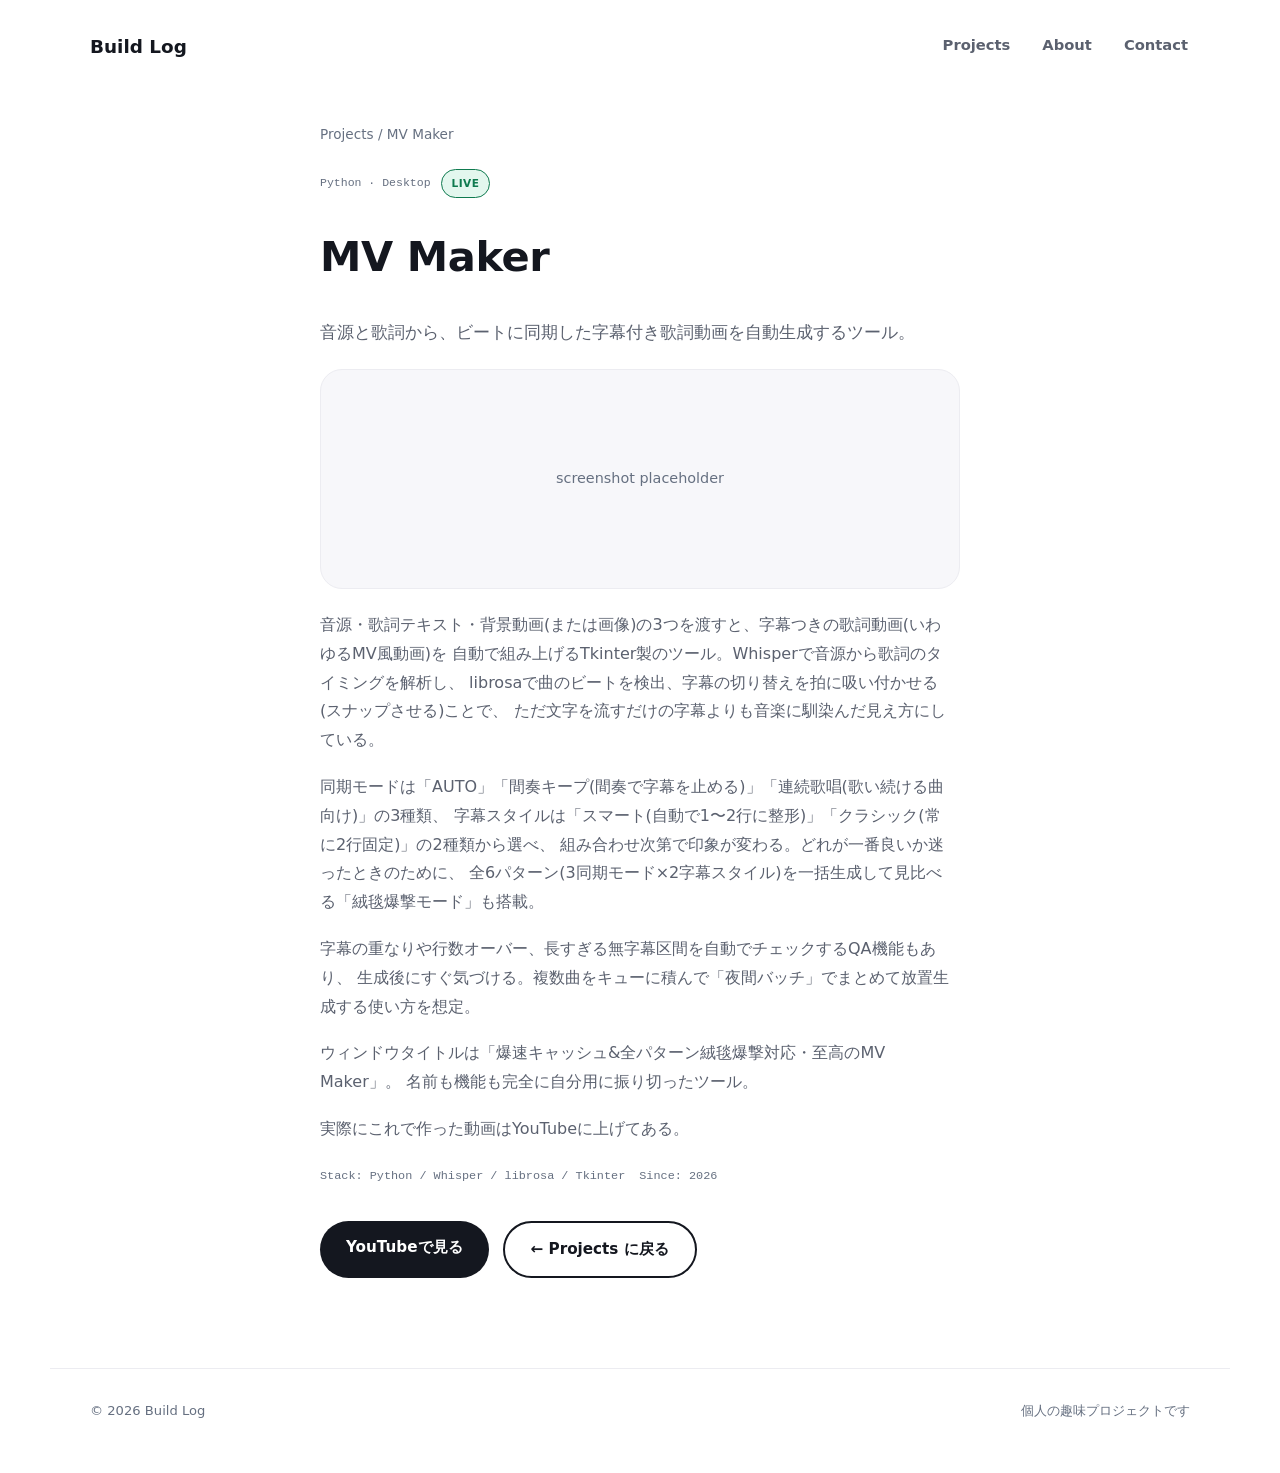
<file: project-mvmaker.html>
<!doctype html>
<html lang="ja">
<head>
<meta charset="UTF-8">
<meta name="viewport" content="width=device-width, initial-scale=1">
<title>MV Maker — Build Log</title>
<meta name="description" content="音源と歌詞から、ビートに同期した字幕付き歌詞動画を自動生成するツール。">
<link rel="icon" href="data:image/svg+xml,%3Csvg xmlns='http://www.w3.org/2000/svg' viewBox='0 0 32 32'%3E%3Ccircle cx='16' cy='16' r='13' fill='%23f0518c'/%3E%3C/svg%3E">
<meta name="theme-color" content="#ffffff">
<link rel="stylesheet" href="styles.a72ed539.css">
</head>
<body>

<a class="skip-link" href="#main">本文へスキップ</a>

<nav class="nav">
  <a class="brand" href="/">Build Log</a>
  <div class="nav-links">
    <a href="/#projects">Projects</a>
    <a href="/#about">About</a>
    <a href="/#contact">Contact</a>
  </div>
</nav>

<main id="main">
  <article class="detail">
    <p class="detail-breadcrumb"><a href="/#projects">Projects</a> / MV Maker</p>

    <div class="detail-top">
      <span class="specimen-tag">Python · Desktop</span>
      <span class="stamp stamp-live">LIVE</span>
    </div>

    <h1>MV Maker</h1>
    <p class="detail-lead">
      音源と歌詞から、ビートに同期した字幕付き歌詞動画を自動生成するツール。
    </p>

    <div class="detail-visual" aria-hidden="true"><span>screenshot placeholder</span></div>

    <div class="detail-body">
      <p>
        音源・歌詞テキスト・背景動画(または画像)の3つを渡すと、字幕つきの歌詞動画(いわゆるMV風動画)を
        自動で組み上げるTkinter製のツール。Whisperで音源から歌詞のタイミングを解析し、
        librosaで曲のビートを検出、字幕の切り替えを拍に吸い付かせる(スナップさせる)ことで、
        ただ文字を流すだけの字幕よりも音楽に馴染んだ見え方にしている。
      </p>
      <p>
        同期モードは「AUTO」「間奏キープ(間奏で字幕を止める)」「連続歌唱(歌い続ける曲向け)」の3種類、
        字幕スタイルは「スマート(自動で1〜2行に整形)」「クラシック(常に2行固定)」の2種類から選べ、
        組み合わせ次第で印象が変わる。どれが一番良いか迷ったときのために、
        全6パターン(3同期モード×2字幕スタイル)を一括生成して見比べる「絨毯爆撃モード」も搭載。
      </p>
      <p>
        字幕の重なりや行数オーバー、長すぎる無字幕区間を自動でチェックするQA機能もあり、
        生成後にすぐ気づける。複数曲をキューに積んで「夜間バッチ」でまとめて放置生成する使い方を想定。
      </p>
      <p>
        ウィンドウタイトルは「爆速キャッシュ&amp;全パターン絨毯爆撃対応・至高のMV Maker」。
        名前も機能も完全に自分用に振り切ったツール。
      </p>
      <p>
        実際にこれで作った動画はYouTubeに上げてある。
      </p>
    </div>

    <dl class="specimen-meta detail-meta">
      <div><dt>Stack</dt><dd>Python / Whisper / librosa / Tkinter</dd></div>
      <div><dt>Since</dt><dd>2026</dd></div>
    </dl>

    <div class="hero-actions">
      <a class="btn btn-primary" href="https://www.youtube.com/@Smitsuki-1127" target="_blank" rel="noopener">YouTubeで見る</a>
      <a class="btn btn-line" href="/#projects">← Projects に戻る</a>
    </div>
  </article>
</main>

<footer class="site-footer">
  <span>© <span id="year"></span> Build Log</span>
  <span>個人の趣味プロジェクトです</span>
</footer>

<script src="script.ad246078.js"></script>
<!-- Cloudflare Web Analytics -->
<script type="module" src="https://static.cloudflareinsights.com/beacon.min.js" data-cf-beacon='{"token": "d1480199d24e4a1481ee43863bf0d8d2"}'></script>
<!-- End Cloudflare Web Analytics -->
</body>
</html>
</file>
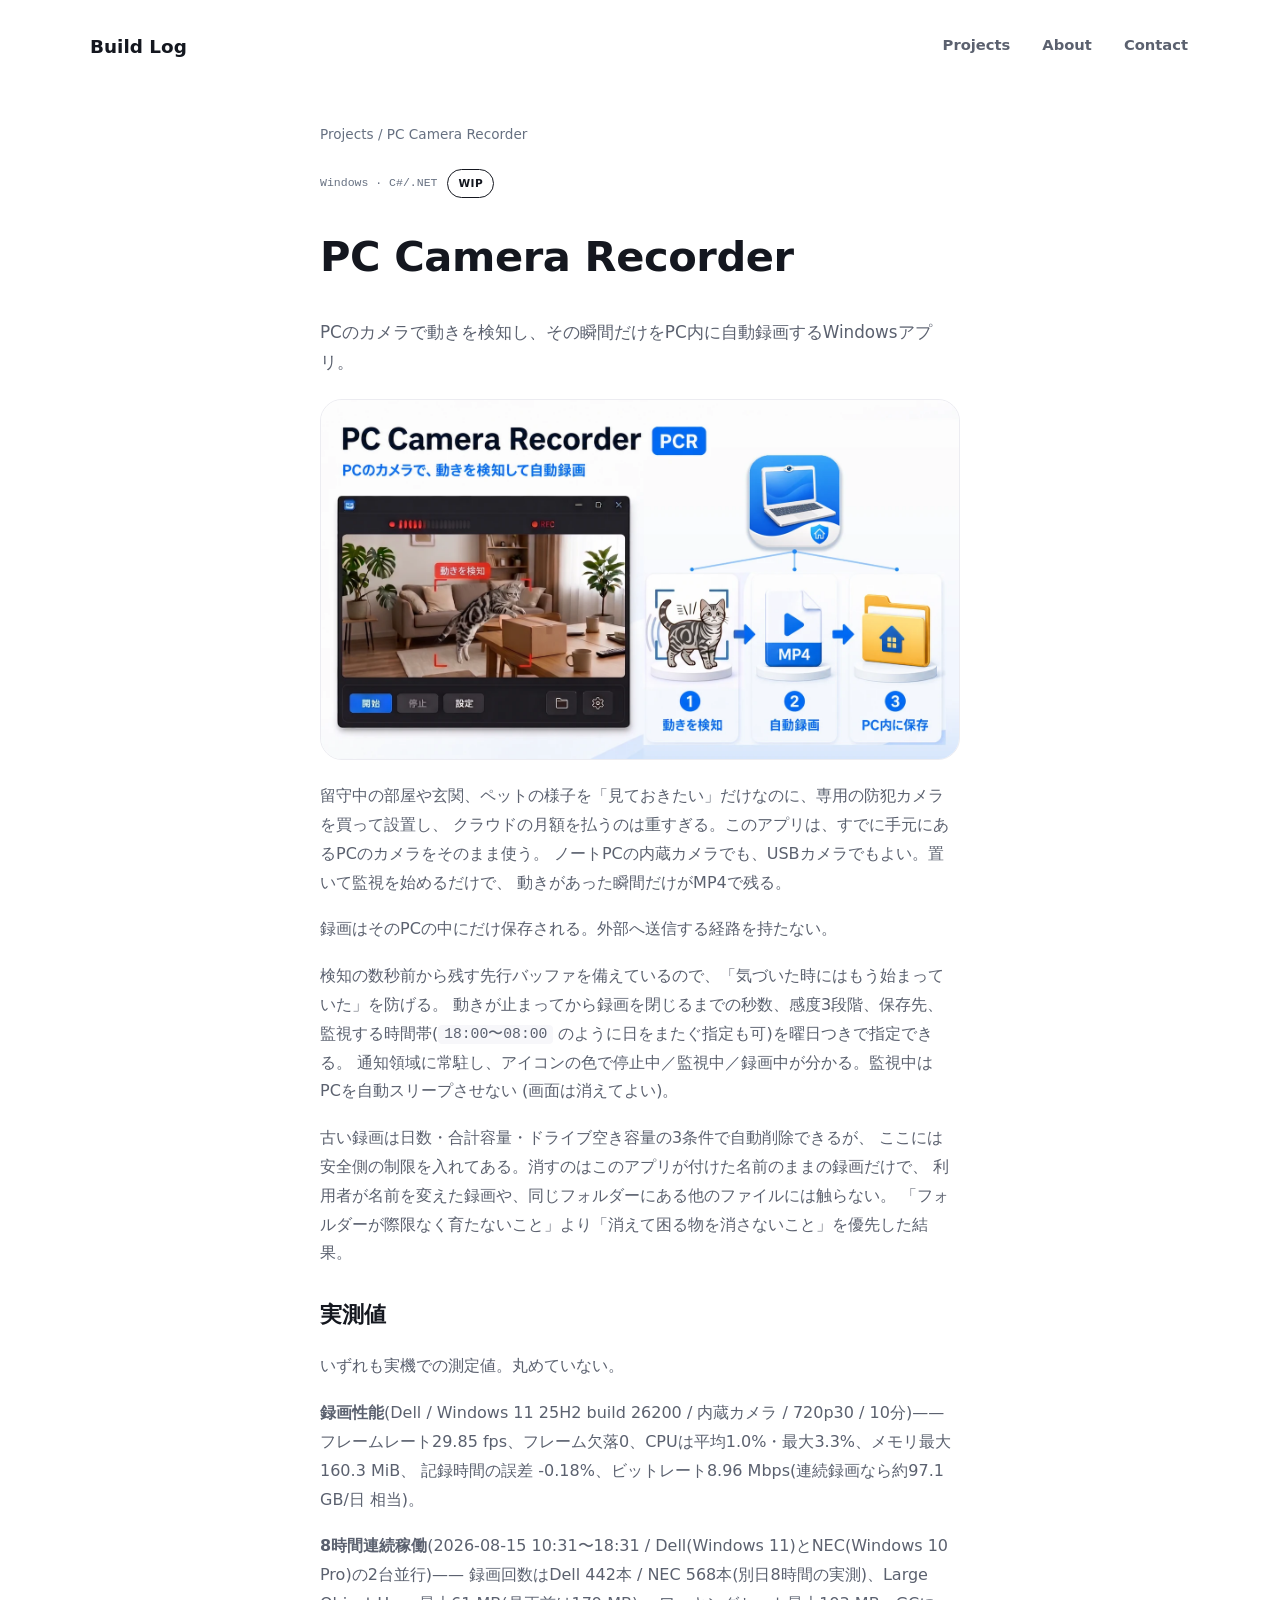
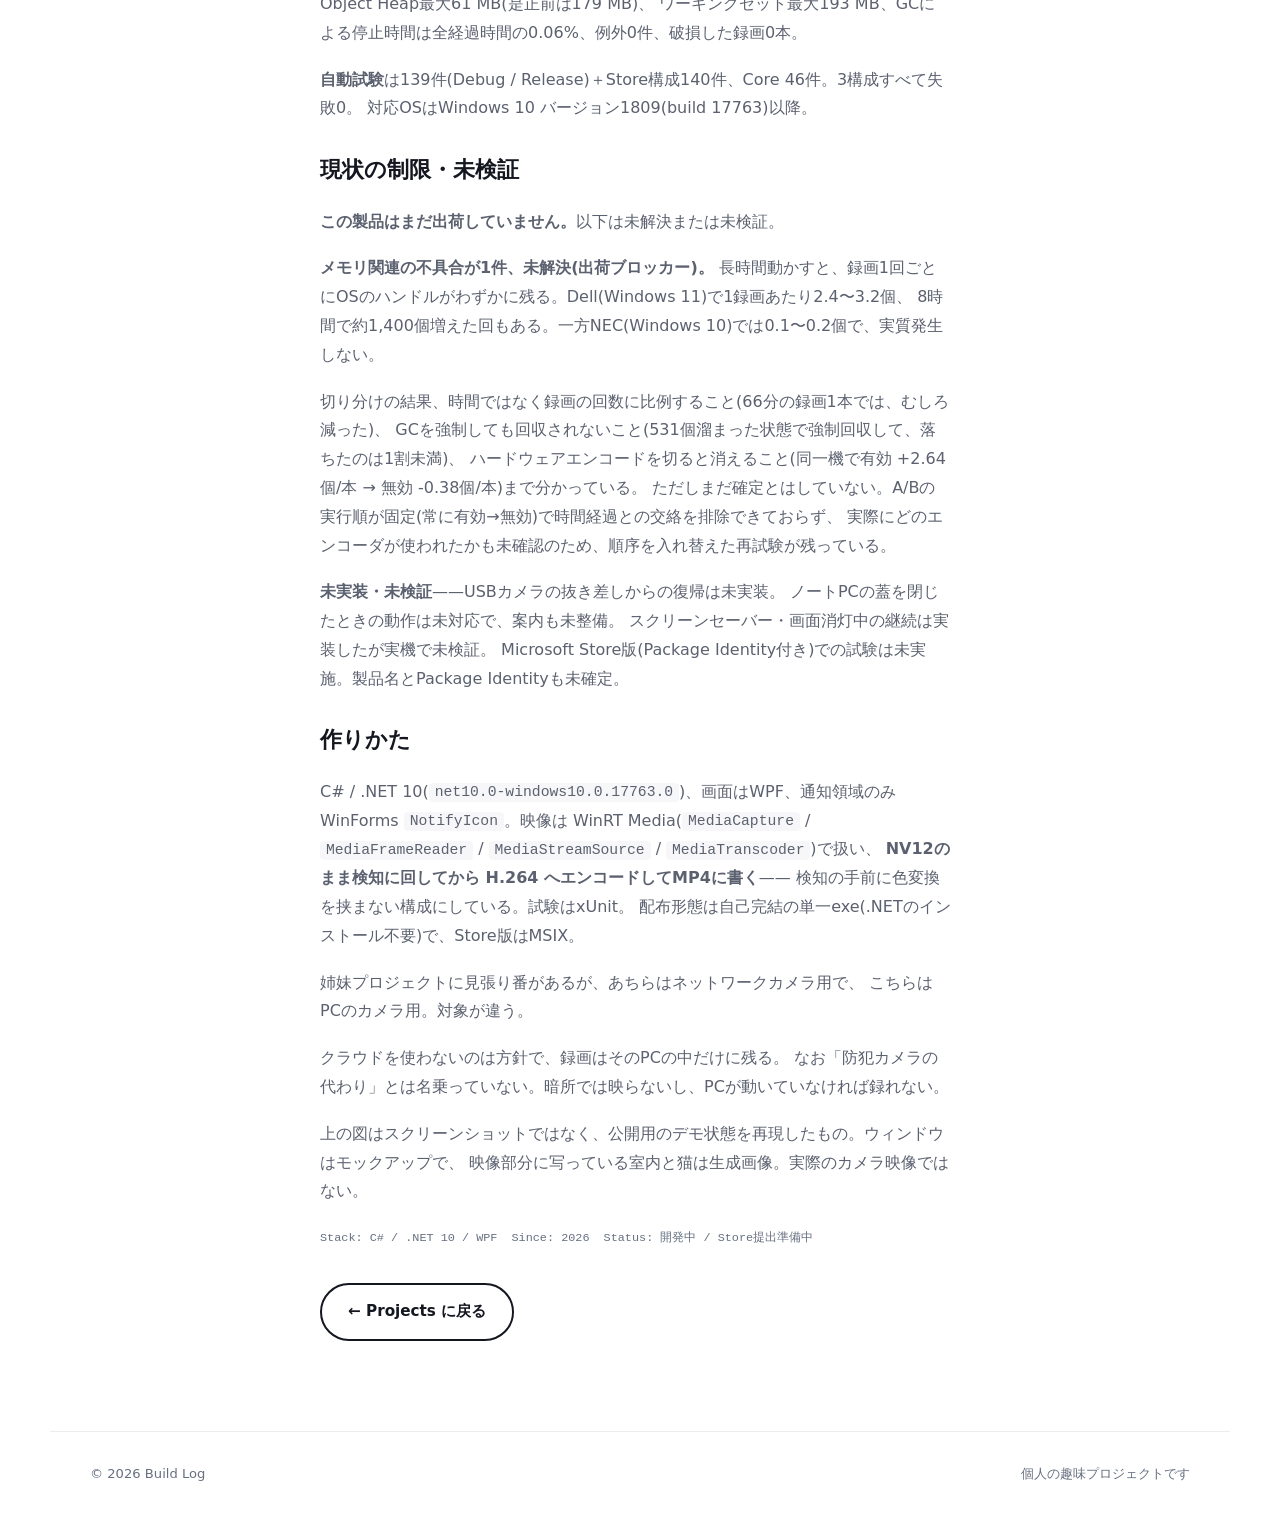
<file: project-pccamera.html>
<!doctype html>
<html lang="ja">
<head>
<meta charset="UTF-8">
<meta name="viewport" content="width=device-width, initial-scale=1">
<title>PC Camera Recorder — Build Log</title>
<meta name="description" content="PCの内蔵/USBカメラで動きを検知し、その瞬間だけをPC内に自動録画するWindowsアプリ。">
<link rel="icon" href="data:image/svg+xml,%3Csvg xmlns='http://www.w3.org/2000/svg' viewBox='0 0 32 32'%3E%3Ccircle cx='16' cy='16' r='13' fill='%23f0518c'/%3E%3C/svg%3E">
<meta name="theme-color" content="#ffffff">
<link rel="stylesheet" href="styles.a72ed539.css">
</head>
<body>

<a class="skip-link" href="#main">本文へスキップ</a>

<nav class="nav">
  <a class="brand" href="/">Build Log</a>
  <div class="nav-links">
    <a href="/#projects">Projects</a>
    <a href="/#about">About</a>
    <a href="/#contact">Contact</a>
  </div>
</nav>

<main id="main">
  <article class="detail">
    <p class="detail-breadcrumb"><a href="/#projects">Projects</a> / PC Camera Recorder</p>

    <div class="detail-top">
      <span class="specimen-tag">Windows · C#/.NET</span>
      <span class="stamp stamp-wip">WIP</span>
    </div>

    <h1>PC Camera Recorder</h1>
    <p class="detail-lead">
      PCのカメラで動きを検知し、その瞬間だけをPC内に自動録画するWindowsアプリ。
    </p>

    <div class="detail-visual has-shot">
      <img src="docs/pccamera-overview.webp" alt="PC Camera Recorderの概要図。左にアプリのウィンドウ、右に「動きを検知」「自動録画」「PC内に保存」の3段の流れが並んでいる" width="1440" height="810" loading="lazy">
    </div>

    <div class="detail-body">
      <p>
        留守中の部屋や玄関、ペットの様子を「見ておきたい」だけなのに、専用の防犯カメラを買って設置し、
        クラウドの月額を払うのは重すぎる。このアプリは、すでに手元にあるPCのカメラをそのまま使う。
        ノートPCの内蔵カメラでも、USBカメラでもよい。置いて監視を始めるだけで、
        動きがあった瞬間だけがMP4で残る。
      </p>
      <p>
        録画はそのPCの中にだけ保存される。外部へ送信する経路を持たない。
      </p>
      <p>
        検知の数秒前から残す先行バッファを備えているので、「気づいた時にはもう始まっていた」を防げる。
        動きが止まってから録画を閉じるまでの秒数、感度3段階、保存先、
        監視する時間帯(<code>18:00〜08:00</code> のように日をまたぐ指定も可)を曜日つきで指定できる。
        通知領域に常駐し、アイコンの色で停止中／監視中／録画中が分かる。監視中はPCを自動スリープさせない
        (画面は消えてよい)。
      </p>
      <p>
        古い録画は日数・合計容量・ドライブ空き容量の3条件で自動削除できるが、
        ここには安全側の制限を入れてある。消すのはこのアプリが付けた名前のままの録画だけで、
        利用者が名前を変えた録画や、同じフォルダーにある他のファイルには触らない。
        「フォルダーが際限なく育たないこと」より「消えて困る物を消さないこと」を優先した結果。
      </p>

      <h2>実測値</h2>
      <p>
        いずれも実機での測定値。丸めていない。
      </p>
      <p>
        <strong>録画性能</strong>(Dell / Windows 11 25H2 build 26200 / 内蔵カメラ / 720p30 / 10分)——
        フレームレート29.85 fps、フレーム欠落0、CPUは平均1.0%・最大3.3%、メモリ最大160.3 MiB、
        記録時間の誤差 -0.18%、ビットレート8.96 Mbps(連続録画なら約97.1 GB/日 相当)。
      </p>
      <p>
        <strong>8時間連続稼働</strong>(2026-08-15 10:31〜18:31 / Dell(Windows 11)とNEC(Windows 10 Pro)の2台並行)——
        録画回数はDell 442本 / NEC 568本(別日8時間の実測)、Large Object Heap最大61 MB(是正前は179 MB)、
        ワーキングセット最大193 MB、GCによる停止時間は全経過時間の0.06%、例外0件、破損した録画0本。
      </p>
      <p>
        <strong>自動試験</strong>は139件(Debug / Release)＋Store構成140件、Core 46件。3構成すべて失敗0。
        対応OSはWindows 10 バージョン1809(build 17763)以降。
      </p>

      <h2>現状の制限・未検証</h2>
      <p>
        <strong>この製品はまだ出荷していません。</strong>以下は未解決または未検証。
      </p>
      <p>
        <strong>メモリ関連の不具合が1件、未解決(出荷ブロッカー)。</strong>
        長時間動かすと、録画1回ごとにOSのハンドルがわずかに残る。Dell(Windows 11)で1録画あたり2.4〜3.2個、
        8時間で約1,400個増えた回もある。一方NEC(Windows 10)では0.1〜0.2個で、実質発生しない。
      </p>
      <p>
        切り分けの結果、時間ではなく録画の回数に比例すること(66分の録画1本では、むしろ減った)、
        GCを強制しても回収されないこと(531個溜まった状態で強制回収して、落ちたのは1割未満)、
        ハードウェアエンコードを切ると消えること(同一機で有効 +2.64個/本 → 無効 -0.38個/本)まで分かっている。
        ただしまだ確定とはしていない。A/Bの実行順が固定(常に有効→無効)で時間経過との交絡を排除できておらず、
        実際にどのエンコーダが使われたかも未確認のため、順序を入れ替えた再試験が残っている。
      </p>
      <p>
        <strong>未実装・未検証</strong>——USBカメラの抜き差しからの復帰は未実装。
        ノートPCの蓋を閉じたときの動作は未対応で、案内も未整備。
        スクリーンセーバー・画面消灯中の継続は実装したが実機で未検証。
        Microsoft Store版(Package Identity付き)での試験は未実施。製品名とPackage Identityも未確定。
      </p>

      <h2>作りかた</h2>
      <p>
        C# / .NET 10(<code>net10.0-windows10.0.17763.0</code>)、画面はWPF、通知領域のみWinForms
        <code>NotifyIcon</code>。映像は WinRT Media(<code>MediaCapture</code> / <code>MediaFrameReader</code> /
        <code>MediaStreamSource</code> / <code>MediaTranscoder</code>)で扱い、
        <strong>NV12のまま検知に回してから H.264 へエンコードしてMP4に書く</strong>——
        検知の手前に色変換を挟まない構成にしている。試験はxUnit。
        配布形態は自己完結の単一exe(.NETのインストール不要)で、Store版はMSIX。
      </p>
      <p>
        姉妹プロジェクトに<a href="project-mihariban">見張り番</a>があるが、あちらはネットワークカメラ用で、
        こちらはPCのカメラ用。対象が違う。
      </p>
      <p>
        クラウドを使わないのは方針で、録画はそのPCの中だけに残る。
        なお「防犯カメラの代わり」とは名乗っていない。暗所では映らないし、PCが動いていなければ録れない。
      </p>
      <p>
        上の図はスクリーンショットではなく、公開用のデモ状態を再現したもの。ウィンドウはモックアップで、
        映像部分に写っている室内と猫は生成画像。実際のカメラ映像ではない。
      </p>
    </div>

    <dl class="specimen-meta detail-meta">
      <div><dt>Stack</dt><dd>C# / .NET 10 / WPF</dd></div>
      <div><dt>Since</dt><dd>2026</dd></div>
      <div><dt>Status</dt><dd>開発中 / Store提出準備中</dd></div>
    </dl>

    <div class="hero-actions">
      <a class="btn btn-line" href="/#projects">← Projects に戻る</a>
    </div>
  </article>
</main>

<footer class="site-footer">
  <span>© <span id="year"></span> Build Log</span>
  <span>個人の趣味プロジェクトです</span>
</footer>

<script src="script.ad246078.js"></script>
<!-- Cloudflare Web Analytics -->
<script type="module" src="https://static.cloudflareinsights.com/beacon.min.js" data-cf-beacon='{"token": "d1480199d24e4a1481ee43863bf0d8d2"}'></script>
<!-- End Cloudflare Web Analytics -->
</body>
</html>
</file>
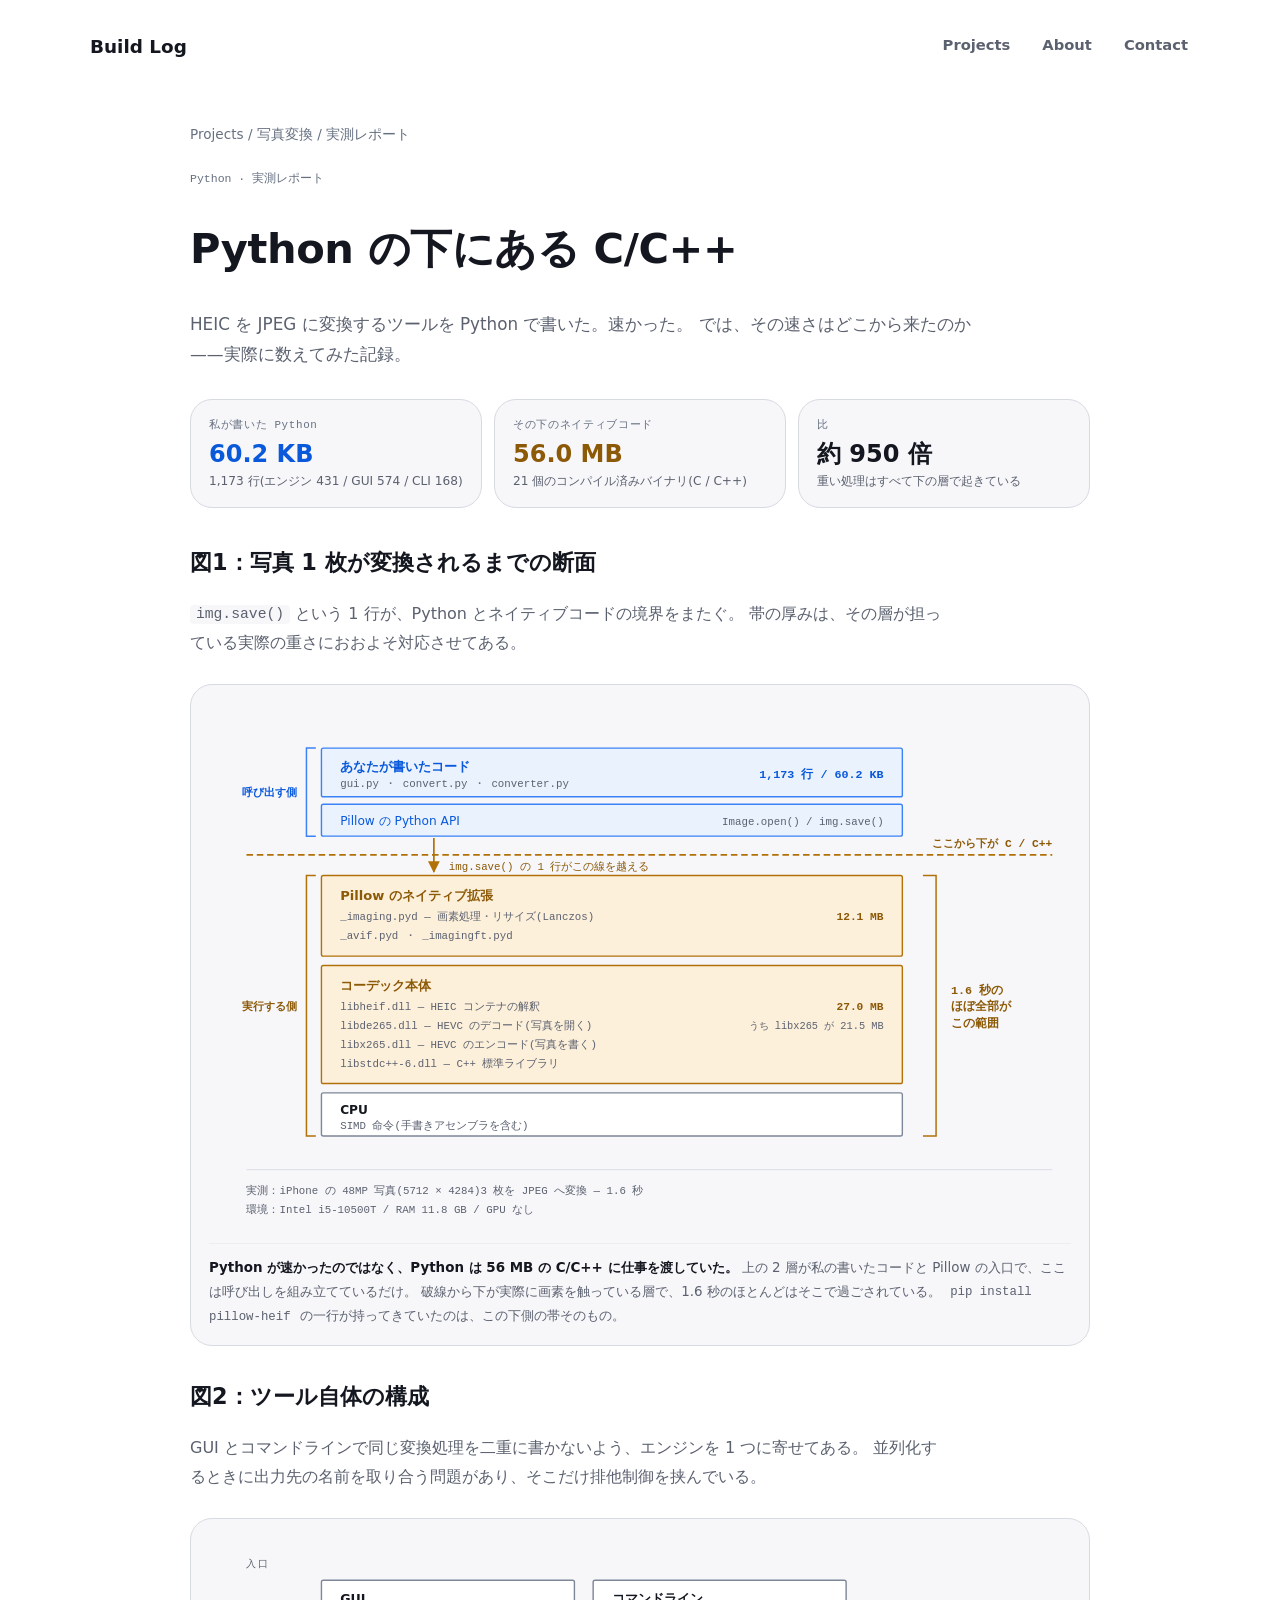
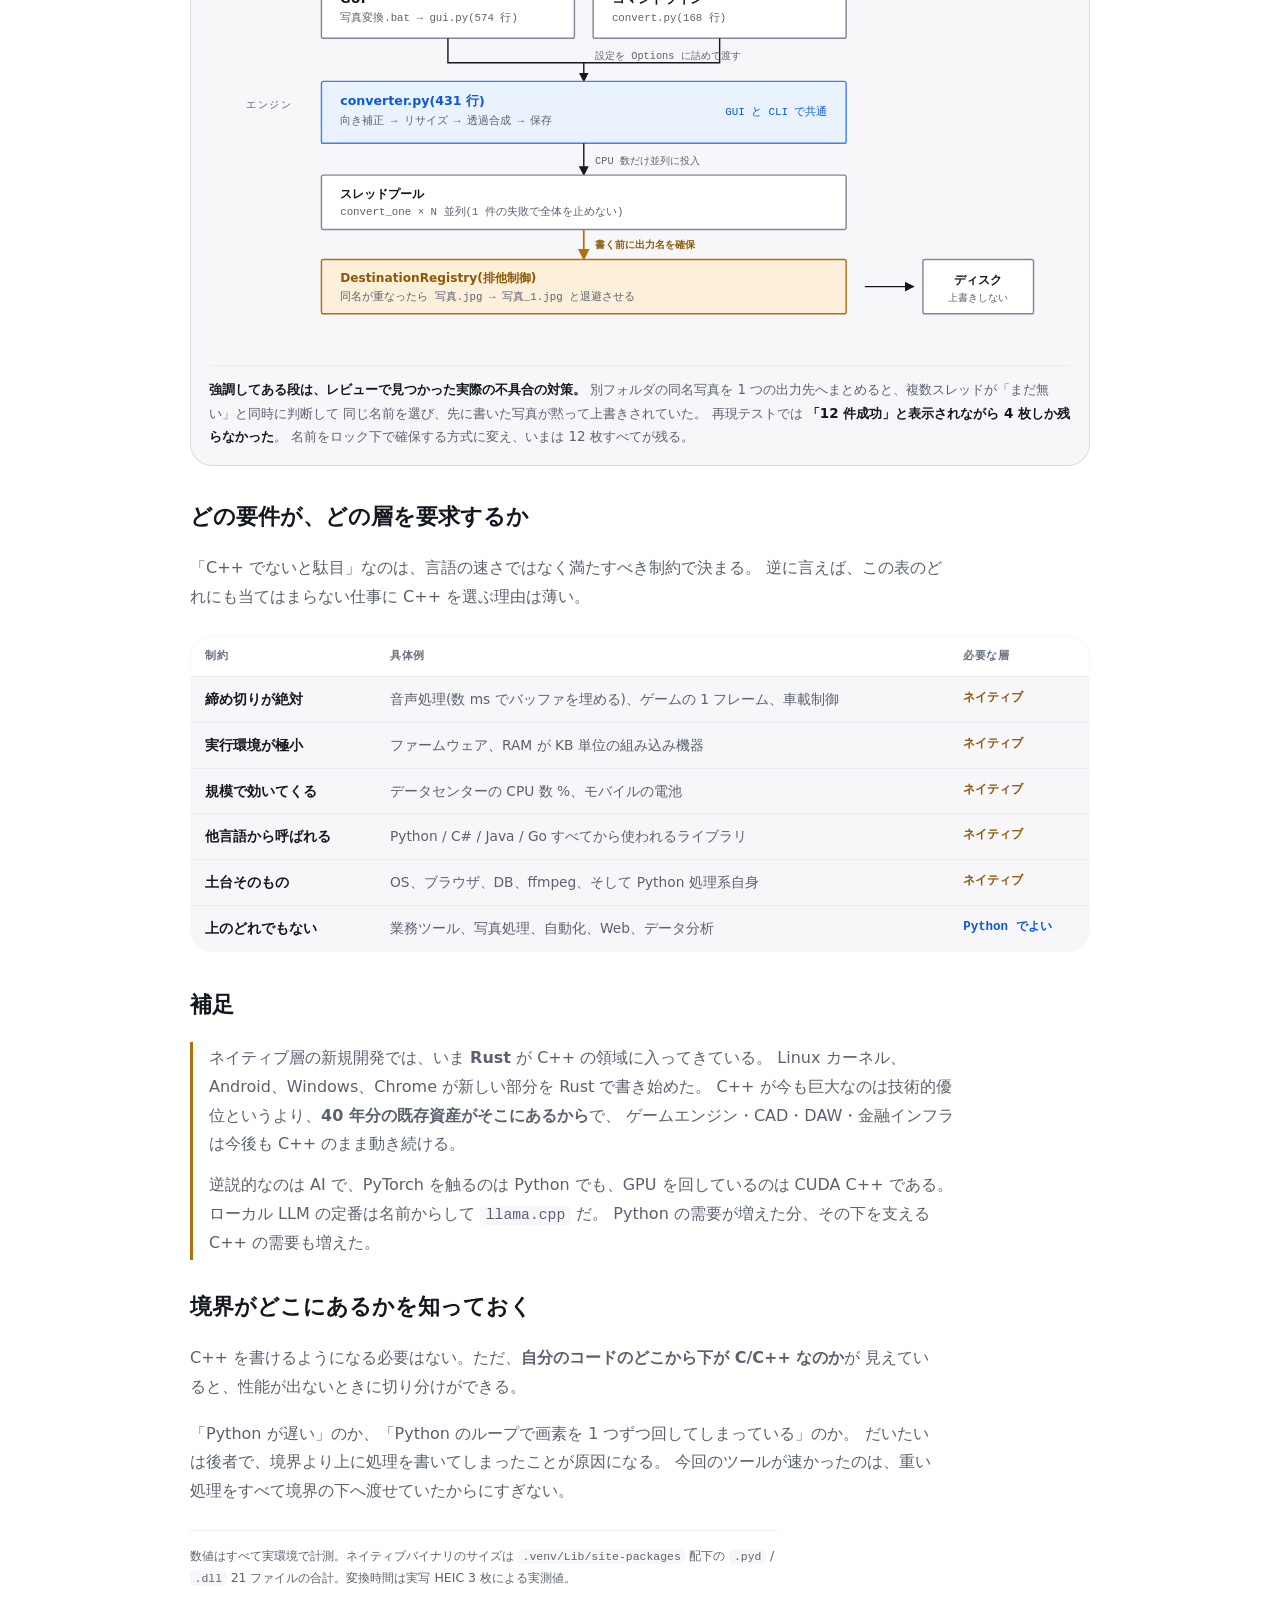
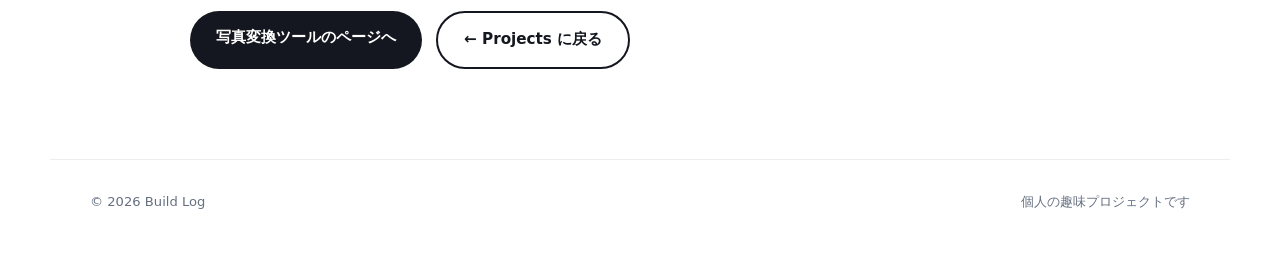
<file: project-photoconv-article.html>
<!doctype html>
<html lang="ja">
<head>
<meta charset="UTF-8">
<meta name="viewport" content="width=device-width, initial-scale=1">
<title>Python の下にある C/C++ — Build Log</title>
<meta name="description" content="HEICをJPEGに変換するツールをPythonで書いた。その速さがどこから来たのかを実際に数えてみた記録。Python 60.2KBの下に56.0MBのネイティブコードがあった。">
<link rel="icon" href="data:image/svg+xml,%3Csvg xmlns='http://www.w3.org/2000/svg' viewBox='0 0 32 32'%3E%3Ccircle cx='16' cy='16' r='13' fill='%23f0518c'/%3E%3C/svg%3E">
<meta name="theme-color" content="#ffffff">
<link rel="stylesheet" href="styles.a72ed539.css">

<style>
/* ---------------------------------------------------------
   記事ページ専用。styles.css は触らずここで閉じている。
   図は元記事のSVGをそのまま使い、意味づけの2色だけを差し替える:
     py = 呼び出す側 → サイトの blue 系
     nv = 実行する側 → サイトの amber 系
   値は白地(#fff)と図の下地(--wash #f7f7fa)の両方で
   文字4.5:1 / 線3.0:1 を満たすよう実測して決めてある。
   サイトの生の --amber(#ca8009)は淡い --nv-fill の上で3:1を
   割るため、図の線だけ #b17108 まで落としている。
   --------------------------------------------------------- */
:root {
  --py-line: #3b82f6;  --py-fill: #eaf2fe;  --py-text: #0a59db;
  --nv-line: #b17108;  --nv-fill: #fdf0db;  --nv-text: #8c5906;
  /* 中立の箱(CPU / GUI / CLI / ディスク)。白で抜いて図の下地から浮かせる。
     枠は --line-strong(#d7dae1)だと下地の --wash に対して 1.31:1 で
     ほぼ見えないため、3:1 を満たす専用のグレーを持たせている。 */
  --fig-flat: #ffffff;
  --fig-edge: #7d8797;
}

/* 図が920幅なので、この記事だけ本文カラムを広げる */
.detail-article { max-width: 980px; }
.detail-article .detail-body p,
.detail-article .detail-lead { max-width: 74ch; }

/* 冒頭の3つの数字 */
.scales {
  display: grid;
  grid-template-columns: repeat(auto-fit, minmax(210px, 1fr));
  gap: 12px;
  margin: 8px 0 4px;
}
.scale {
  background: var(--panel);
  border: 1px solid var(--line-strong);
  border-radius: var(--radius);
  padding: 16px 18px;
  display: flex;
  flex-direction: column;
  gap: 4px;
}
.scale .label {
  font-family: var(--mono);
  font-size: 0.68rem;
  letter-spacing: 0.06em;
  color: var(--ink-faint);
}
.scale .figure {
  font-family: var(--font-display);
  font-size: 1.5rem;
  font-weight: 600;
  line-height: 1.2;
  color: var(--ink);
  font-variant-numeric: tabular-nums;
}
.scale.py .figure { color: var(--py-text); }
.scale.nv .figure { color: var(--nv-text); }
.scale .note { font-size: 0.76rem; color: var(--ink-dim); line-height: 1.5; }

/* 図 */
.article-fig {
  margin: 8px 0 4px;
  padding: 20px 18px 16px;
  background: var(--panel);
  border: 1px solid var(--line-strong);
  border-radius: var(--radius);
  color: var(--ink);
  overflow-x: auto;
}
.article-fig svg { display: block; width: 100%; min-width: 640px; height: auto; }
.article-fig figcaption {
  margin-top: 14px;
  padding-top: 12px;
  border-top: 1px solid var(--line);
  font-size: 0.84rem;
  line-height: 1.75;
  color: var(--ink-dim);
  min-width: 640px;
}
.article-fig figcaption b { color: var(--ink); }

.s-py   { fill: var(--py-fill); stroke: var(--py-line); }
.s-nv   { fill: var(--nv-fill); stroke: var(--nv-line); }
.s-flat { fill: var(--fig-flat); stroke: var(--fig-edge); }
.t-base { fill: currentColor; font-family: var(--font-body); }
.t-mono { fill: currentColor; font-family: var(--mono); }
.t-py   { fill: var(--py-text); }
.t-nv   { fill: var(--nv-text); }
.t-soft { fill: var(--ink-dim); }
.ln     { stroke: currentColor; fill: none; }
.ln-nv  { stroke: var(--nv-line); fill: none; }
.ln-py  { stroke: var(--py-line); fill: none; }
.ln-hair{ stroke: var(--line-strong); fill: none; }

/* 表 */
.visually-hidden {
  position: absolute;
  width: 1px; height: 1px;
  margin: -1px; padding: 0;
  overflow: hidden;
  clip-path: inset(50%);
  white-space: nowrap;
}
.article-table-wrap { overflow-x: auto; margin: 6px 0; }
.article-table {
  width: 100%;
  min-width: 560px;
  border-collapse: collapse;
  font-size: 0.86rem;
  background: var(--panel);
  border: 1px solid var(--line-strong);
  border-radius: var(--radius);
  overflow: hidden;
}
.article-table th,
.article-table td {
  text-align: left;
  padding: 10px 14px;
  border-bottom: 1px solid var(--line);
  vertical-align: top;
}
.article-table thead th {
  font-family: var(--mono);
  font-size: 0.68rem;
  letter-spacing: 0.06em;
  color: var(--ink-faint);
  text-transform: lowercase;
  background: var(--fig-flat);
}
.article-table tbody tr:last-child td { border-bottom: none; }
.article-table td:first-child { color: var(--ink); font-weight: 700; white-space: nowrap; }
.article-table td { color: var(--ink-dim); }
.article-table td.layer {
  font-family: var(--mono);
  font-size: 0.78rem;
  font-weight: 700;
  white-space: nowrap;
}
.article-table td.layer.nv { color: var(--nv-text); }
.article-table td.layer.py { color: var(--py-text); }

/* 補足ブロック */
.article-aside {
  border-left: 3px solid var(--nv-line);
  padding: 2px 0 2px 16px;
  display: flex;
  flex-direction: column;
  gap: 12px;
}
.article-aside p { color: var(--ink-dim); }

.article-endnote {
  margin-top: 6px;
  padding-top: 14px;
  border-top: 1px solid var(--line);
  font-size: 0.78rem;
  color: var(--ink-faint);
  line-height: 1.75;
}

@media (max-width: 860px) {
  .article-fig { padding: 14px 12px 12px; }
  .scale { padding: 13px 15px; }
  .scale .figure { font-size: 1.3rem; }
}
</style>
</head>
<body>

<a class="skip-link" href="#main">本文へスキップ</a>

<nav class="nav">
  <a class="brand" href="/">Build Log</a>
  <div class="nav-links">
    <a href="/#projects">Projects</a>
    <a href="/#about">About</a>
    <a href="/#contact">Contact</a>
  </div>
</nav>

<main id="main">
  <article class="detail detail-article">
    <p class="detail-breadcrumb"><a href="/#projects">Projects</a> / <a href="project-photoconv">写真変換</a> / 実測レポート</p>

    <div class="detail-top">
      <span class="specimen-tag">Python · 実測レポート</span>
    </div>

    <h1>Python の下にある C/C++</h1>
    <p class="detail-lead">
      HEIC を JPEG に変換するツールを Python で書いた。速かった。
      では、その速さはどこから来たのか——実際に数えてみた記録。
    </p>

    <div class="scales">
      <div class="scale py">
        <span class="label">私が書いた Python</span>
        <span class="figure">60.2 KB</span>
        <span class="note">1,173 行(エンジン 431 / GUI 574 / CLI 168)</span>
      </div>
      <div class="scale nv">
        <span class="label">その下のネイティブコード</span>
        <span class="figure">56.0 MB</span>
        <span class="note">21 個のコンパイル済みバイナリ(C / C++)</span>
      </div>
      <div class="scale">
        <span class="label">比</span>
        <span class="figure">約 950 倍</span>
        <span class="note">重い処理はすべて下の層で起きている</span>
      </div>
    </div>

    <div class="detail-body">

      <h2>図1：写真 1 枚が変換されるまでの断面</h2>
      <p>
        <code>img.save()</code> という 1 行が、Python とネイティブコードの境界をまたぐ。
        帯の厚みは、その層が担っている実際の重さにおおよそ対応させてある。
      </p>

      <figure class="article-fig">
        <svg viewBox="0 0 920 560" role="img"
             aria-label="写真1枚の変換処理の層構造。上部の薄いPython層から img.save() の呼び出しが境界線を越え、その下の厚いネイティブ層(PIL/_imaging、libheif、libde265、libx265)とCPUのSIMD命令で実際の処理が行われることを示す断面図。">
          <defs>
            <marker id="ar-nv" viewBox="0 0 10 10" refX="9" refY="5"
                    markerWidth="7" markerHeight="7" orient="auto-start-reverse">
              <path d="M 0 0 L 10 5 L 0 10 z" fill="var(--nv-line)"/>
            </marker>
          </defs>

          <!-- 1. あなたのコード -->
          <rect class="s-py" x="120" y="46" width="620" height="52" rx="2" stroke-width="1.5"/>
          <text class="t-base t-py" x="140" y="70" font-size="14" font-weight="700">あなたが書いたコード</text>
          <text class="t-mono t-soft" x="140" y="88" font-size="11.5">gui.py ・ convert.py ・ converter.py</text>
          <text class="t-mono t-py" x="720" y="78" font-size="12.5" text-anchor="end" font-weight="700">1,173 行 / 60.2 KB</text>

          <!-- 2. Pillow の Python API -->
          <rect class="s-py" x="120" y="106" width="620" height="34" rx="2" stroke-width="1.5"/>
          <text class="t-base t-py" x="140" y="128" font-size="13">Pillow の Python API</text>
          <text class="t-mono t-soft" x="720" y="128" font-size="11.5" text-anchor="end">Image.open() / img.save()</text>

          <!-- 境界線 -->
          <line class="ln-nv" x1="40" y1="160" x2="900" y2="160" stroke-width="2" stroke-dasharray="7 4"/>
          <text class="t-mono t-nv" x="900" y="152" font-size="12" text-anchor="end" font-weight="700">ここから下が C / C++</text>

          <!-- 呼び出し矢印: 境界をまたぐ -->
          <line class="ln-nv" x1="240" y1="142" x2="240" y2="178" stroke-width="1.8" marker-end="url(#ar-nv)"/>
          <text class="t-mono t-nv" x="256" y="176" font-size="11.5">img.save() の 1 行がこの線を越える</text>

          <!-- 3. Pillow のネイティブ拡張 -->
          <rect class="s-nv" x="120" y="182" width="620" height="86" rx="2" stroke-width="1.5"/>
          <text class="t-base t-nv" x="140" y="208" font-size="14" font-weight="700">Pillow のネイティブ拡張</text>
          <text class="t-mono t-soft" x="140" y="230" font-size="11.5">_imaging.pyd — 画素処理・リサイズ(Lanczos)</text>
          <text class="t-mono t-soft" x="140" y="250" font-size="11.5">_avif.pyd ・ _imagingft.pyd</text>
          <text class="t-mono t-nv" x="720" y="230" font-size="12" text-anchor="end" font-weight="700">12.1 MB</text>

          <!-- 4. コーデック本体 -->
          <rect class="s-nv" x="120" y="278" width="620" height="126" rx="2" stroke-width="1.5"/>
          <text class="t-base t-nv" x="140" y="304" font-size="14" font-weight="700">コーデック本体</text>
          <text class="t-mono t-soft" x="140" y="326" font-size="11.5">libheif.dll — HEIC コンテナの解釈</text>
          <text class="t-mono t-soft" x="140" y="346" font-size="11.5">libde265.dll — HEVC のデコード(写真を開く)</text>
          <text class="t-mono t-soft" x="140" y="366" font-size="11.5">libx265.dll — HEVC のエンコード(写真を書く)</text>
          <text class="t-mono t-soft" x="140" y="386" font-size="11.5">libstdc++-6.dll — C++ 標準ライブラリ</text>
          <text class="t-mono t-nv" x="720" y="326" font-size="12" text-anchor="end" font-weight="700">27.0 MB</text>
          <text class="t-mono t-soft" x="720" y="346" font-size="11" text-anchor="end">うち libx265 が 21.5 MB</text>

          <!-- 5. CPU -->
          <rect class="s-flat" x="120" y="414" width="620" height="46" rx="2" stroke-width="1.5"/>
          <text class="t-base" x="140" y="437" font-size="13" font-weight="700">CPU</text>
          <text class="t-mono t-soft" x="140" y="453" font-size="11.5">SIMD 命令(手書きアセンブラを含む)</text>

          <!-- 右のブラケット: 時間の所在 -->
          <path class="ln-nv" d="M 762 182 L 776 182 L 776 460 L 762 460" stroke-width="1.6"/>
          <text class="t-mono t-nv" x="792" y="308" font-size="12.5" font-weight="700">1.6 秒の</text>
          <text class="t-mono t-nv" x="792" y="326" font-size="12.5" font-weight="700">ほぼ全部が</text>
          <text class="t-mono t-nv" x="792" y="344" font-size="12.5" font-weight="700">この範囲</text>

          <!-- 左のブラケット: それぞれの層の役割 -->
          <path class="ln-py" d="M 114 46 L 104 46 L 104 140 L 114 140" stroke-width="1.6"/>
          <text class="t-mono t-py" x="94" y="97" font-size="11.5" text-anchor="end" font-weight="700">呼び出す側</text>
          <path class="ln-nv" d="M 114 182 L 104 182 L 104 460 L 114 460" stroke-width="1.6"/>
          <text class="t-mono t-nv" x="94" y="325" font-size="11.5" text-anchor="end" font-weight="700">実行する側</text>

          <!-- 実測メモ -->
          <line class="ln-hair" x1="40" y1="496" x2="900" y2="496" stroke-width="1"/>
          <text class="t-mono t-soft" x="40" y="522" font-size="11.5">実測：iPhone の 48MP 写真(5712 × 4284)3 枚を JPEG へ変換 — 1.6 秒</text>
          <text class="t-mono t-soft" x="40" y="542" font-size="11.5">環境：Intel i5-10500T / RAM 11.8 GB / GPU なし</text>
        </svg>
        <figcaption>
          <b>Python が速かったのではなく、Python は 56 MB の C/C++ に仕事を渡していた。</b>
          上の 2 層が私の書いたコードと Pillow の入口で、ここは呼び出しを組み立てているだけ。
          破線から下が実際に画素を触っている層で、1.6 秒のほとんどはそこで過ごされている。
          <code>pip install pillow-heif</code> の一行が持ってきていたのは、この下側の帯そのもの。
        </figcaption>
      </figure>

      <h2>図2：ツール自体の構成</h2>
      <p>
        GUI とコマンドラインで同じ変換処理を二重に書かないよう、エンジンを 1 つに寄せてある。
        並列化するときに出力先の名前を取り合う問題があり、そこだけ排他制御を挟んでいる。
      </p>

      <figure class="article-fig">
        <svg viewBox="0 0 920 440" role="img"
             aria-label="写真変換ツールの構成図。GUIとコマンドラインの2つの入口が共通のエンジンconverter.pyに設定を渡し、エンジンがスレッドプールで並列変換し、出力先名を排他制御で確保してからディスクに書き込む流れを示す。">
          <defs>
            <marker id="ar2" viewBox="0 0 10 10" refX="9" refY="5"
                    markerWidth="7" markerHeight="7" orient="auto-start-reverse">
              <path d="M 0 0 L 10 5 L 0 10 z" fill="currentColor"/>
            </marker>
            <marker id="ar2-nv" viewBox="0 0 10 10" refX="9" refY="5"
                    markerWidth="7" markerHeight="7" orient="auto-start-reverse">
              <path d="M 0 0 L 10 5 L 0 10 z" fill="var(--nv-line)"/>
            </marker>
          </defs>

          <!-- 入口 2 つ -->
          <text class="t-mono t-soft" x="40" y="30" font-size="11" letter-spacing="1.6">入口</text>

          <rect class="s-flat" x="120" y="44" width="270" height="62" rx="2" stroke-width="1.5"/>
          <text class="t-base" x="140" y="68" font-size="13.5" font-weight="700">GUI</text>
          <text class="t-mono t-soft" x="140" y="88" font-size="11.5">写真変換.bat → gui.py(574 行)</text>

          <rect class="s-flat" x="410" y="44" width="270" height="62" rx="2" stroke-width="1.5"/>
          <text class="t-base" x="430" y="68" font-size="13.5" font-weight="700">コマンドライン</text>
          <text class="t-mono t-soft" x="430" y="88" font-size="11.5">convert.py(168 行)</text>

          <!-- 合流矢印 -->
          <path class="ln" d="M 255 106 L 255 132 L 400 132 L 400 152" stroke-width="1.5" marker-end="url(#ar2)"/>
          <path class="ln" d="M 545 106 L 545 132 L 400 132" stroke-width="1.5"/>
          <text class="t-mono t-soft" x="412" y="128" font-size="11">設定を Options に詰めて渡す</text>

          <!-- エンジン -->
          <text class="t-mono t-soft" x="40" y="180" font-size="11" letter-spacing="1.6">エンジン</text>
          <rect class="s-py" x="120" y="152" width="560" height="66" rx="2" stroke-width="1.5"/>
          <text class="t-base t-py" x="140" y="177" font-size="13.5" font-weight="700">converter.py(431 行)</text>
          <text class="t-mono t-soft" x="140" y="197" font-size="11.5">向き補正 → リサイズ → 透過合成 → 保存</text>
          <text class="t-mono t-py" x="660" y="188" font-size="11.5" text-anchor="end">GUI と CLI で共通</text>

          <!-- 並列 -->
          <line class="ln" x1="400" y1="218" x2="400" y2="252" stroke-width="1.5" marker-end="url(#ar2)"/>
          <text class="t-mono t-soft" x="412" y="240" font-size="11">CPU 数だけ並列に投入</text>

          <rect class="s-flat" x="120" y="252" width="560" height="58" rx="2" stroke-width="1.5"/>
          <text class="t-base" x="140" y="276" font-size="13" font-weight="700">スレッドプール</text>
          <text class="t-mono t-soft" x="140" y="295" font-size="11.5">convert_one × N 並列(1 件の失敗で全体を止めない)</text>

          <!-- レジストリ -->
          <line class="ln-nv" x1="400" y1="310" x2="400" y2="342" stroke-width="1.8" marker-end="url(#ar2-nv)"/>
          <text class="t-mono t-nv" x="412" y="330" font-size="11" font-weight="700">書く前に出力名を確保</text>

          <rect class="s-nv" x="120" y="342" width="560" height="58" rx="2" stroke-width="1.5"/>
          <text class="t-base t-nv" x="140" y="366" font-size="13" font-weight="700">DestinationRegistry(排他制御)</text>
          <text class="t-mono t-soft" x="140" y="385" font-size="11.5">同名が重なったら 写真.jpg → 写真_1.jpg と退避させる</text>

          <!-- ディスク -->
          <line class="ln" x1="700" y1="371" x2="752" y2="371" stroke-width="1.5" marker-end="url(#ar2)"/>
          <rect class="s-flat" x="762" y="342" width="118" height="58" rx="2" stroke-width="1.5"/>
          <text class="t-base" x="821" y="368" font-size="13" font-weight="700" text-anchor="middle">ディスク</text>
          <text class="t-mono t-soft" x="821" y="386" font-size="11" text-anchor="middle">上書きしない</text>
        </svg>
        <figcaption>
          <b>強調してある段は、レビューで見つかった実際の不具合の対策。</b>
          別フォルダの同名写真を 1 つの出力先へまとめると、複数スレッドが「まだ無い」と同時に判断して
          同じ名前を選び、先に書いた写真が黙って上書きされていた。
          再現テストでは <b>「12 件成功」と表示されながら 4 枚しか残らなかった</b>。
          名前をロック下で確保する方式に変え、いまは 12 枚すべてが残る。
        </figcaption>
      </figure>

      <h2>どの要件が、どの層を要求するか</h2>
      <p>
        「C++ でないと駄目」なのは、言語の速さではなく満たすべき制約で決まる。
        逆に言えば、この表のどれにも当てはまらない仕事に C++ を選ぶ理由は薄い。
      </p>

      <div class="article-table-wrap">
        <table class="article-table">
          <caption class="visually-hidden">制約ごとに必要となる実装層の対応表</caption>
          <thead>
            <tr><th scope="col">制約</th><th scope="col">具体例</th><th scope="col">必要な層</th></tr>
          </thead>
          <tbody>
            <tr>
              <td>締め切りが絶対</td>
              <td>音声処理(数 ms でバッファを埋める)、ゲームの 1 フレーム、車載制御</td>
              <td class="layer nv">ネイティブ</td>
            </tr>
            <tr>
              <td>実行環境が極小</td>
              <td>ファームウェア、RAM が KB 単位の組み込み機器</td>
              <td class="layer nv">ネイティブ</td>
            </tr>
            <tr>
              <td>規模で効いてくる</td>
              <td>データセンターの CPU 数 %、モバイルの電池</td>
              <td class="layer nv">ネイティブ</td>
            </tr>
            <tr>
              <td>他言語から呼ばれる</td>
              <td>Python / C# / Java / Go すべてから使われるライブラリ</td>
              <td class="layer nv">ネイティブ</td>
            </tr>
            <tr>
              <td>土台そのもの</td>
              <td>OS、ブラウザ、DB、ffmpeg、そして Python 処理系自身</td>
              <td class="layer nv">ネイティブ</td>
            </tr>
            <tr>
              <td>上のどれでもない</td>
              <td>業務ツール、写真処理、自動化、Web、データ分析</td>
              <td class="layer py">Python でよい</td>
            </tr>
          </tbody>
        </table>
      </div>

      <h2>補足</h2>
      <div class="article-aside">
        <p>
          ネイティブ層の新規開発では、いま <b>Rust</b> が C++ の領域に入ってきている。
          Linux カーネル、Android、Windows、Chrome が新しい部分を Rust で書き始めた。
          C++ が今も巨大なのは技術的優位というより、<b>40 年分の既存資産がそこにあるから</b>で、
          ゲームエンジン・CAD・DAW・金融インフラは今後も C++ のまま動き続ける。
        </p>
        <p>
          逆説的なのは AI で、PyTorch を触るのは Python でも、GPU を回しているのは CUDA C++ である。
          ローカル LLM の定番は名前からして <code>llama.cpp</code> だ。
          Python の需要が増えた分、その下を支える C++ の需要も増えた。
        </p>
      </div>

      <h2>境界がどこにあるかを知っておく</h2>
      <p>
        C++ を書けるようになる必要はない。ただ、<b>自分のコードのどこから下が C/C++ なのか</b>が
        見えていると、性能が出ないときに切り分けができる。
      </p>
      <p>
        「Python が遅い」のか、「Python のループで画素を 1 つずつ回してしまっている」のか。
        だいたいは後者で、境界より上に処理を書いてしまったことが原因になる。
        今回のツールが速かったのは、重い処理をすべて境界の下へ渡せていたからにすぎない。
      </p>

      <p class="article-endnote">
        数値はすべて実環境で計測。ネイティブバイナリのサイズは <code>.venv/Lib/site-packages</code> 配下の
        <code>.pyd</code> / <code>.dll</code> 21 ファイルの合計。変換時間は実写 HEIC 3 枚による実測値。
      </p>

    </div>

    <div class="hero-actions">
      <a class="btn btn-primary" href="project-photoconv">写真変換ツールのページへ</a>
      <a class="btn btn-line" href="/#projects">← Projects に戻る</a>
    </div>
  </article>
</main>

<footer class="site-footer">
  <span>© <span id="year"></span> Build Log</span>
  <span>個人の趣味プロジェクトです</span>
</footer>

<script src="script.ad246078.js"></script>
<!-- Cloudflare Web Analytics -->
<script type="module" src="https://static.cloudflareinsights.com/beacon.min.js" data-cf-beacon='{"token": "d1480199d24e4a1481ee43863bf0d8d2"}'></script>
<!-- End Cloudflare Web Analytics -->
</body>
</html>
</file>
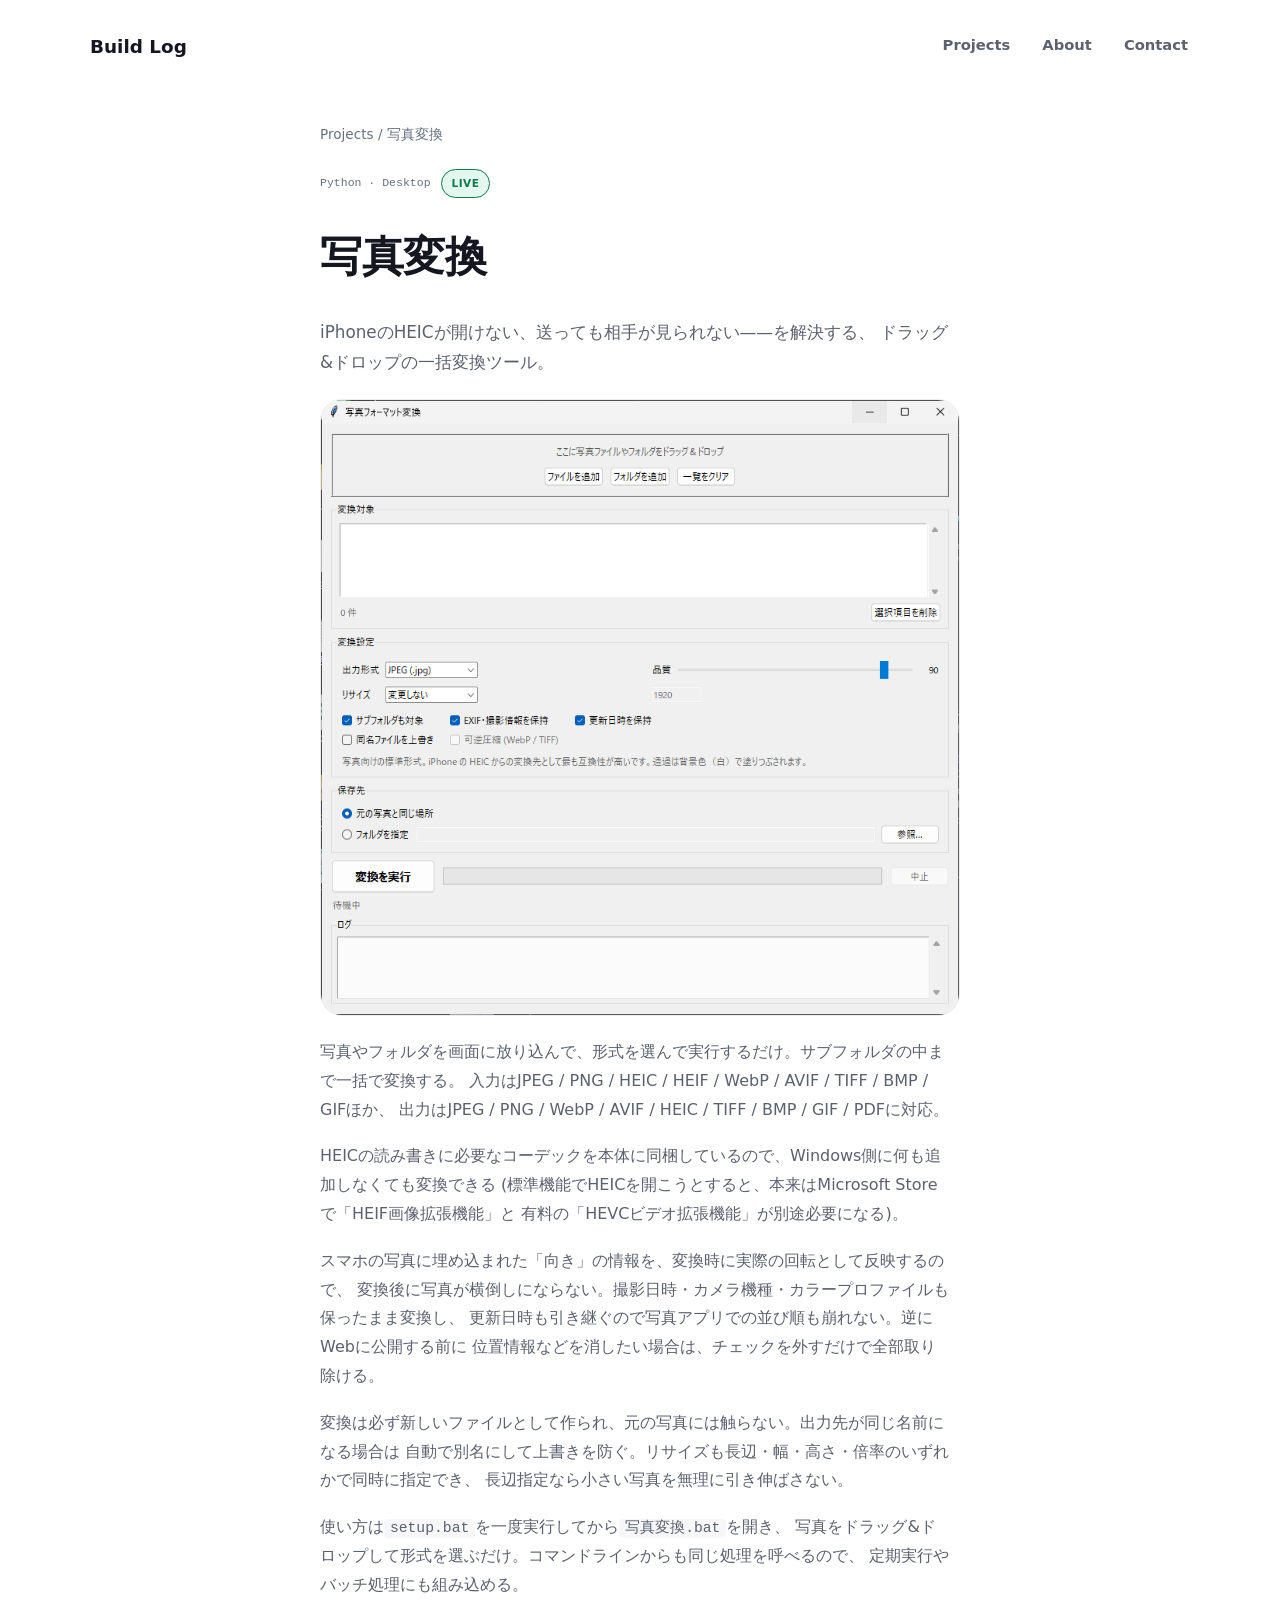
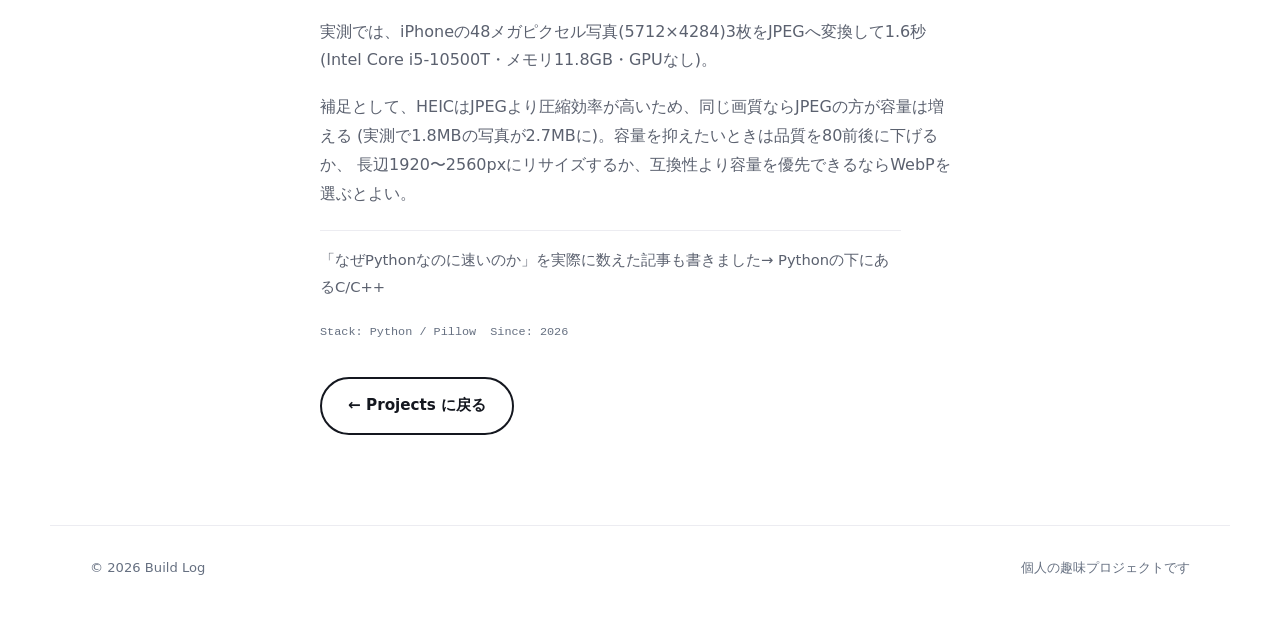
<file: project-photoconv.html>
<!doctype html>
<html lang="ja">
<head>
<meta charset="UTF-8">
<meta name="viewport" content="width=device-width, initial-scale=1">
<title>写真変換 — Build Log</title>
<meta name="description" content="iPhoneのHEICも一括変換。EXIFや向きを保ったままJPEG/PNG/WebPなどに変換するツール。">
<link rel="icon" href="data:image/svg+xml,%3Csvg xmlns='http://www.w3.org/2000/svg' viewBox='0 0 32 32'%3E%3Ccircle cx='16' cy='16' r='13' fill='%23f0518c'/%3E%3C/svg%3E">
<meta name="theme-color" content="#ffffff">
<link rel="stylesheet" href="styles.a72ed539.css">
</head>
<body>

<a class="skip-link" href="#main">本文へスキップ</a>

<nav class="nav">
  <a class="brand" href="/">Build Log</a>
  <div class="nav-links">
    <a href="/#projects">Projects</a>
    <a href="/#about">About</a>
    <a href="/#contact">Contact</a>
  </div>
</nav>

<main id="main">
  <article class="detail">
    <p class="detail-breadcrumb"><a href="/#projects">Projects</a> / 写真変換</p>

    <div class="detail-top">
      <span class="specimen-tag">Python · Desktop</span>
      <span class="stamp stamp-live">LIVE</span>
    </div>

    <h1>写真変換</h1>
    <p class="detail-lead">
      iPhoneのHEICが開けない、送っても相手が見られない——を解決する、
      ドラッグ&amp;ドロップの一括変換ツール。
    </p>

    <div class="detail-visual has-shot">
      <img src="docs/photoconv-gui.png" alt="写真変換ツールの画面。ドラッグ&ドロップ欄、出力形式や品質の設定、変換実行ボタンが並んでいる" width="822" height="792" loading="lazy">
    </div>

    <div class="detail-body">
      <p>
        写真やフォルダを画面に放り込んで、形式を選んで実行するだけ。サブフォルダの中まで一括で変換する。
        入力はJPEG / PNG / HEIC / HEIF / WebP / AVIF / TIFF / BMP / GIFほか、
        出力はJPEG / PNG / WebP / AVIF / HEIC / TIFF / BMP / GIF / PDFに対応。
      </p>
      <p>
        HEICの読み書きに必要なコーデックを本体に同梱しているので、Windows側に何も追加しなくても変換できる
        (標準機能でHEICを開こうとすると、本来はMicrosoft Storeで「HEIF画像拡張機能」と
        有料の「HEVCビデオ拡張機能」が別途必要になる)。
      </p>
      <p>
        スマホの写真に埋め込まれた「向き」の情報を、変換時に実際の回転として反映するので、
        変換後に写真が横倒しにならない。撮影日時・カメラ機種・カラープロファイルも保ったまま変換し、
        更新日時も引き継ぐので写真アプリでの並び順も崩れない。逆にWebに公開する前に
        位置情報などを消したい場合は、チェックを外すだけで全部取り除ける。
      </p>
      <p>
        変換は必ず新しいファイルとして作られ、元の写真には触らない。出力先が同じ名前になる場合は
        自動で別名にして上書きを防ぐ。リサイズも長辺・幅・高さ・倍率のいずれかで同時に指定でき、
        長辺指定なら小さい写真を無理に引き伸ばさない。
      </p>
      <p>
        使い方は<code>setup.bat</code>を一度実行してから<code>写真変換.bat</code>を開き、
        写真をドラッグ&amp;ドロップして形式を選ぶだけ。コマンドラインからも同じ処理を呼べるので、
        定期実行やバッチ処理にも組み込める。
      </p>
      <p>
        実測では、iPhoneの48メガピクセル写真(5712×4284)3枚をJPEGへ変換して1.6秒
        (Intel Core i5-10500T・メモリ11.8GB・GPUなし)。
      </p>
      <p>
        補足として、HEICはJPEGより圧縮効率が高いため、同じ画質ならJPEGの方が容量は増える
        (実測で1.8MBの写真が2.7MBに)。容量を抑えたいときは品質を80前後に下げるか、
        長辺1920〜2560pxにリサイズするか、互換性より容量を優先できるならWebPを選ぶとよい。
      </p>
      <p class="devlog-teaser">
        「なぜPythonなのに速いのか」を実際に数えた記事も書きました→
        <a href="project-photoconv-article">Pythonの下にあるC/C++</a>
      </p>
    </div>

    <dl class="specimen-meta detail-meta">
      <div><dt>Stack</dt><dd>Python / Pillow</dd></div>
      <div><dt>Since</dt><dd>2026</dd></div>
    </dl>

    <div class="hero-actions">
      <a class="btn btn-line" href="/#projects">← Projects に戻る</a>
    </div>
  </article>
</main>

<footer class="site-footer">
  <span>© <span id="year"></span> Build Log</span>
  <span>個人の趣味プロジェクトです</span>
</footer>

<script src="script.ad246078.js"></script>
<!-- Cloudflare Web Analytics -->
<script type="module" src="https://static.cloudflareinsights.com/beacon.min.js" data-cf-beacon='{"token": "d1480199d24e4a1481ee43863bf0d8d2"}'></script>
<!-- End Cloudflare Web Analytics -->
</body>
</html>
</file>
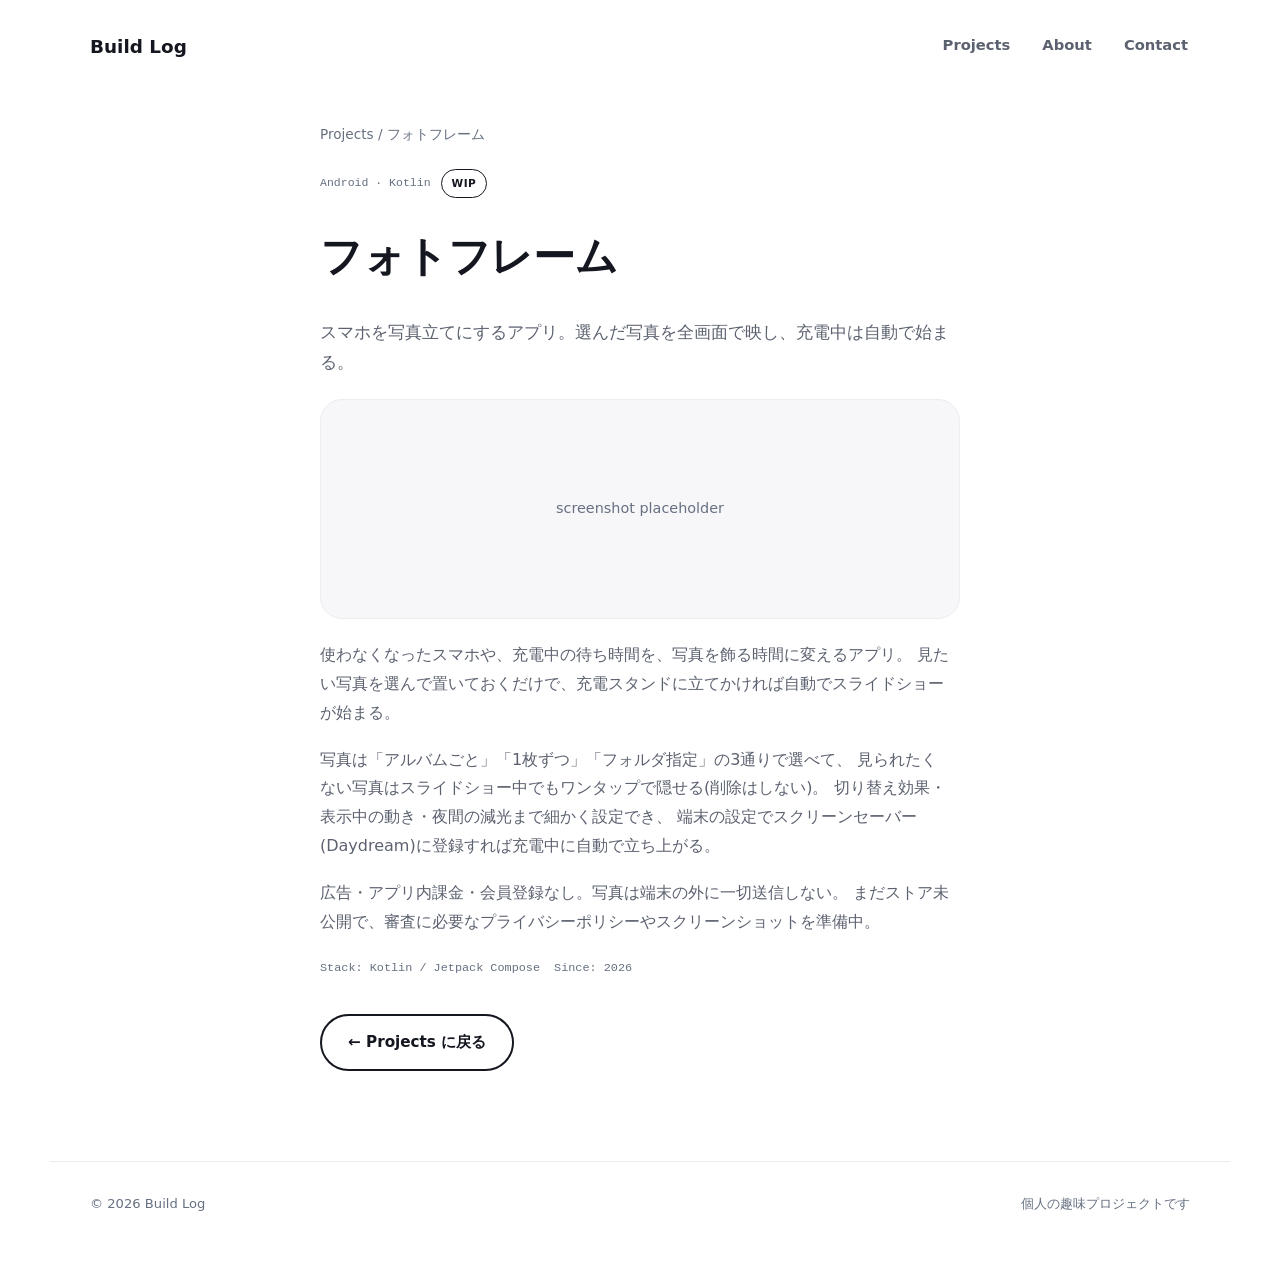
<file: project-photoframe.html>
<!doctype html>
<html lang="ja">
<head>
<meta charset="UTF-8">
<meta name="viewport" content="width=device-width, initial-scale=1">
<title>フォトフレーム — Build Log</title>
<meta name="description" content="スマホを写真立てにするAndroidアプリ。選んだ写真を全画面スライドショーで表示し、充電中は自動で始まる。">
<link rel="icon" href="data:image/svg+xml,%3Csvg xmlns='http://www.w3.org/2000/svg' viewBox='0 0 32 32'%3E%3Ccircle cx='16' cy='16' r='13' fill='%23f0518c'/%3E%3C/svg%3E">
<meta name="theme-color" content="#ffffff">
<link rel="stylesheet" href="styles.a72ed539.css">
</head>
<body>

<a class="skip-link" href="#main">本文へスキップ</a>

<nav class="nav">
  <a class="brand" href="/">Build Log</a>
  <div class="nav-links">
    <a href="/#projects">Projects</a>
    <a href="/#about">About</a>
    <a href="/#contact">Contact</a>
  </div>
</nav>

<main id="main">
  <article class="detail">
    <p class="detail-breadcrumb"><a href="/#projects">Projects</a> / フォトフレーム</p>

    <div class="detail-top">
      <span class="specimen-tag">Android · Kotlin</span>
      <span class="stamp stamp-wip">WIP</span>
    </div>

    <h1>フォトフレーム</h1>
    <p class="detail-lead">
      スマホを写真立てにするアプリ。選んだ写真を全画面で映し、充電中は自動で始まる。
    </p>

    <div class="detail-visual" aria-hidden="true"><span>screenshot placeholder</span></div>

    <div class="detail-body">
      <p>
        使わなくなったスマホや、充電中の待ち時間を、写真を飾る時間に変えるアプリ。
        見たい写真を選んで置いておくだけで、充電スタンドに立てかければ自動でスライドショーが始まる。
      </p>
      <p>
        写真は「アルバムごと」「1枚ずつ」「フォルダ指定」の3通りで選べて、
        見られたくない写真はスライドショー中でもワンタップで隠せる(削除はしない)。
        切り替え効果・表示中の動き・夜間の減光まで細かく設定でき、
        端末の設定でスクリーンセーバー(Daydream)に登録すれば充電中に自動で立ち上がる。
      </p>
      <p>
        広告・アプリ内課金・会員登録なし。写真は端末の外に一切送信しない。
        まだストア未公開で、審査に必要なプライバシーポリシーやスクリーンショットを準備中。
      </p>
    </div>

    <dl class="specimen-meta detail-meta">
      <div><dt>Stack</dt><dd>Kotlin / Jetpack Compose</dd></div>
      <div><dt>Since</dt><dd>2026</dd></div>
    </dl>

    <div class="hero-actions">
      <a class="btn btn-line" href="/#projects">← Projects に戻る</a>
    </div>
  </article>
</main>

<footer class="site-footer">
  <span>© <span id="year"></span> Build Log</span>
  <span>個人の趣味プロジェクトです</span>
</footer>

<script src="script.ad246078.js"></script>
<!-- Cloudflare Web Analytics -->
<script type="module" src="https://static.cloudflareinsights.com/beacon.min.js" data-cf-beacon='{"token": "d1480199d24e4a1481ee43863bf0d8d2"}'></script>
<!-- End Cloudflare Web Analytics -->
</body>
</html>
</file>
<file: styles.a72ed539.css>
/* =====================================================================
   Build Log — "Sticker Sheet" デザインシステム
   2026-08-19、joshwcomeau.comを参考にした全面刷新。
   pop/softのテーマ切替は廃止し、単一の視覚世界(白い紙+カラフルな
   角丸ステッカー)に統一している。すべてのページはこのファイル1枚と
   トップナビの共通シェルを使う。
   ===================================================================== */

:root {
  --paper: #ffffff;
  --ink:   #14171f;
  --dim:   #5b616f;
  --faint: #667081;  /* 元は#8891a1(白地3.18:1で4.5:1未達、クロ2の実測)。パンくず・footer・
                         section-labelなど文字として読む箇所が22個あったため暗くした */
  --line:  #ececf1;
  --wash:  #f7f7fa;

  --blue:   #3b82f6;
  --pink:   #f0518c;
  --green:  #1da56e;  /* 元は#1fae74。白アイコンが3:1を割るため微調整(クロ2実測、以下同) */
  --amber:  #ca8009;  /* 元は#f5a524。同じ理由でやや落ち着いた山吹色に */
  --purple: #8b5cf6;

  /* 5色とも、白地の上で「文字・線・アイコン」として使うには
     コントラスト比が足りない(クロ2が実測、2026-08-19。白地なら
     blue 3.68:1 / pink 3.35:1 / green 2.85:1 / amber 2.04:1 / purple 4.23:1
     で、5色とも文字用4.5:1未達。green/amberは非文字用3:1すら未達)。
     色味を保ったまま暗く振った"文字・線"専用の対を用意する。 */
  --blue-text:   #0a59db;
  --pink-text:   #b0165a;
  --green-text:  #0f7a4f;
  --amber-text:  #8c5906;
  --purple-text: #6b3fd4;

  --ok:   #1fae74;
  --warn: #f0518c;

  --display: -apple-system, "Hiragino Maru Gothic ProN", "Yu Gothic UI", system-ui, sans-serif;
  --sans: "Hiragino Sans", "Yu Gothic UI", system-ui, -apple-system, sans-serif;
  --mono: ui-monospace, "SF Mono", Consolas, "Liberation Mono", monospace;

  --measure: 62ch;
  --radius: 22px;
  --radius-sm: 14px;
  --ease: cubic-bezier(0.22, 1, 0.36, 1);

  /* 旧トークン名の互換エイリアス。project-photoconv-article.html の
     ページ内スコープCSSがこの名前で9個読んでいる(クロ2からの指摘、
     2026-08-19)。名前を変えると「宣言が黙って無効になる」形で静かに
     壊れるため、値だけ新デザインに差し替えて名前は据え置く。 */
  --panel: var(--wash);
  --line-strong: #d7dae1;
  --font-display: var(--display);
  --font-body: var(--sans);
  --ink-dim: var(--dim);
  --ink-faint: var(--faint);
}

/* ---------------------------------------------------------
   Reset
   --------------------------------------------------------- */
* { box-sizing: border-box; }
html { -webkit-text-size-adjust: 100%; text-size-adjust: 100%; }
body {
  margin: 0;
  background: var(--paper);
  color: var(--ink);
  font-family: var(--sans);
  font-size: 16px;
  line-height: 1.8;
  -webkit-font-smoothing: antialiased;
}
h1, h2, h3 { margin: 0; font-family: var(--display); text-wrap: balance; }
p { margin: 0; }
ul, ol { list-style: none; margin: 0; padding: 0; }
a { color: inherit; text-decoration: none; }
img, svg, canvas { display: block; max-width: 100%; }
code {
  font-family: var(--mono);
  font-size: 0.92em;
  background: var(--wash);
  padding: 0.1em 0.4em;
  border-radius: 4px;
}
table { border-collapse: collapse; width: 100%; }

.skip-link {
  position: absolute;
  left: -9999px;
  top: 0;
  background: var(--ink);
  color: #fff;
  padding: 12px 18px;
  border-radius: 0 0 8px 0;
  z-index: 100;
  font-weight: 700;
}
.skip-link:focus { left: 0; }

a:focus-visible, button:focus-visible, input:focus-visible {
  outline: 2px solid var(--blue);
  outline-offset: 3px;
  border-radius: 4px;
}
@media (prefers-reduced-motion: reduce) {
  *, *::before, *::after { animation-duration: 0.001ms !important; transition-duration: 0.001ms !important; }
}

/* ---------------------------------------------------------
   Nav — 全ページ共通のトップナビ。旧デザインの固定サイドレールを
   廃止した(joshwcomeau.com同様、上部の水平ナビに統一)。
   --------------------------------------------------------- */
.nav {
  max-width: 1180px;
  margin: 0 auto;
  padding: 26px clamp(20px, 4vw, 40px) 0;
  display: flex;
  align-items: center;
  justify-content: space-between;
}
.brand { font-family: var(--display); font-weight: 800; font-size: 1.15rem; }
.nav-links { display: flex; gap: 28px; }
.nav-links a {
  font-size: 0.92rem; font-weight: 600; color: var(--dim);
  padding: 6px 2px; border-bottom: 2px solid transparent;
  transition: border-color 0.2s var(--ease), color 0.2s var(--ease);
}
.nav-links a:hover, .nav-links a:focus-visible { border-color: var(--ink); color: var(--ink); }

/* ---------------------------------------------------------
   Buttons
   --------------------------------------------------------- */
.actions, .hero-actions { display: flex; gap: 14px; flex-wrap: wrap; }
.btn { font-weight: 800; font-size: 0.95rem; padding: 13px 26px; border-radius: 999px; transition: transform 0.2s var(--ease); display: inline-block; }
.btn-primary { background: var(--ink); color: #fff; }
.btn-primary:hover, .btn-primary:focus-visible { transform: translateY(-2px) rotate(-1deg); }
.btn-line { color: var(--ink); border: 2px solid var(--ink); background: transparent; }
.btn-line:hover, .btn-line:focus-visible { background: var(--wash); }

/* ---------------------------------------------------------
   Hero(トップページ) — 白い紙の上にステッカーを散らす。
   --------------------------------------------------------- */
.hero { position: relative; padding: 28px clamp(20px, 4vw, 40px) 0; overflow: hidden; }
.hero-body {
  position: relative; z-index: 2;
  max-width: 720px; margin: 0 auto; padding: 48px 0 0;
  text-align: center; display: flex; flex-direction: column; align-items: center; gap: 22px;
}
.eyebrow {
  display: inline-block; font-size: 0.8rem; font-weight: 800; color: #fff; background: var(--ink);
  padding: 6px 14px; border-radius: 999px; transform: rotate(-2deg);
}
.hero h1 { font-size: clamp(2.2rem, 5.4vw, 3.6rem); font-weight: 900; line-height: 1.28; letter-spacing: -0.015em; }
.hero h1 .hl {
  display: inline-block; background: var(--pink); color: #fff;
  padding: 2px 12px; border-radius: 10px; transform: rotate(-1.5deg);
  box-shadow: 4px 4px 0 var(--ink);
}
.hero p.lead, .hero-sub { color: var(--dim); font-size: 1.06rem; max-width: 46ch; }
.hero .actions { justify-content: center; }

.stickers { position: relative; max-width: 900px; margin: 44px auto 0; height: 92px; }
.sticker {
  position: absolute; width: 64px; height: 64px; border-radius: 16px;
  display: grid; place-items: center; box-shadow: 3px 4px 0 var(--ink);
  transition: transform 0.2s var(--ease);
}
.sticker svg { width: 30px; height: 30px; }
.sticker:hover { transform: scale(1.12) rotate(0deg) !important; }
.st1 { left: 2%;  top: 6px;  background: var(--blue);   transform: rotate(-8deg); }
.st2 { left: 20%; top: 30px; background: var(--pink);   transform: rotate(6deg); }
.st3 { left: 40%; top: 0;    background: var(--purple); transform: rotate(-4deg); }
.st4 { right: 22%; top: 26px; background: var(--green); transform: rotate(9deg); }
.st5 { right: 3%; top: 2px;  background: var(--amber);  transform: rotate(-6deg); }
@media (max-width: 560px) { .stickers { display: none; } }

/* ---------------------------------------------------------
   セクション見出し(共通)
   --------------------------------------------------------- */
.section { max-width: 1180px; margin: 0 auto; padding: 60px clamp(20px, 4vw, 40px); }
.section-label {
  font-size: 0.82rem; font-weight: 800; letter-spacing: 0.06em; color: var(--faint);
  text-transform: uppercase; margin-bottom: 20px;
}

/* ---------------------------------------------------------
   Projects — 2カラム(カードグリッド + サイドバー)。
   --------------------------------------------------------- */
.layout { display: grid; grid-template-columns: 1fr 300px; gap: 64px; align-items: start; }

.specimens { display: grid; grid-template-columns: repeat(2, 1fr); gap: 20px; }
.specimens > .specimen:last-child { grid-column: 1 / -1; }
.specimens > .specimen:last-child .specimen-icon { width: 64px; height: 64px; }
.specimens > .specimen:last-child .specimen-icon svg { width: 30px; height: 30px; }

.specimen {
  background: var(--wash); border-radius: var(--radius); padding: 26px 24px;
  display: flex; flex-direction: column; gap: 14px; position: relative;
  transform: rotate(var(--rot, 0deg));
  transition: transform 0.2s var(--ease), box-shadow 0.2s var(--ease);
}
.specimen:hover, .specimen:focus-within { transform: rotate(0deg) translateY(-4px); box-shadow: 0 10px 24px -8px rgba(20, 23, 31, 0.22); }

/* クリックしたカードが、リンク先へ飛ぶ前に一瞬スピンする演出。
   script.js の .is-launching 付与と対になっている。 */
@keyframes card-launch-spin {
  0% { transform: rotate(var(--rot, 0deg)) scale(1); }
  85% { transform: rotate(calc(var(--rot, 0deg) + 1080deg)) scale(0.92); }
  100% { transform: rotate(calc(var(--rot, 0deg) + 1080deg)) scale(0.92); opacity: 0; }
}
.specimen.is-launching {
  animation: card-launch-spin 0.5s cubic-bezier(0.5, 0, 0.5, 1) forwards;
  pointer-events: none;
}

.specimen-photoframe { --rot: -1.4deg; --tint: var(--blue); }
.specimen-mihariban  { --rot: 1.1deg;  --tint: var(--purple); }
.specimen-mvmaker    { --rot: -0.8deg; --tint: var(--pink); }
.specimen-photoconv  { --rot: 1.6deg;  --tint: var(--green); }
.specimen-pccamera   { --rot: -1.1deg; --tint: var(--amber); }
.specimen-a          { --rot: 0.9deg;  --tint: var(--faint); }
.specimen-b          { --rot: -1.2deg; --tint: var(--faint); }
.specimen-c          { --rot: 1.3deg;  --tint: var(--faint); }

.specimen-top { display: flex; justify-content: space-between; align-items: flex-start; }
.specimen-icon {
  width: 52px; height: 52px; border-radius: 14px; display: grid; place-items: center;
  background: var(--tint, var(--blue)); box-shadow: 2px 3px 0 var(--ink);
}
.specimen-icon svg { width: 26px; height: 26px; stroke: #fff; }
.specimen-tag { font-family: var(--mono); font-size: 0.72rem; color: var(--faint); }

.tag-status, .stamp {
  font-size: 0.66rem; font-weight: 800; letter-spacing: 0.04em; padding: 4px 10px;
  border-radius: 999px; border: 1.5px solid var(--ink); display: inline-block;
}
.tag-status.is-live, .stamp-live { background: #e3f7ee; color: var(--green-text); border-color: var(--green-text); }
.tag-status.is-wip, .stamp-wip { background: #fff; color: var(--ink); }
.stamp-archive { background: var(--wash); color: var(--faint); border-color: var(--line); }

.specimen-head { display: flex; align-items: center; gap: 12px; }
.specimen h3 { font-size: 1.12rem; font-weight: 800; }
.specimen p { color: var(--dim); font-size: 0.92rem; }
.specimen-meta {
  display: flex; gap: 14px; font-family: var(--mono); font-size: 0.74rem; color: var(--faint);
  margin-top: auto; padding-top: 10px; border-top: 1px solid var(--line);
}
.specimen-meta dt { display: inline; }
.specimen-meta dt::after { content: ": "; }
.specimen-meta dd { display: inline; margin: 0; }
.specimen-link { font-weight: 800; font-size: 0.86rem; color: var(--ink); align-self: flex-start; }
.specimen-link::after { content: ""; position: absolute; inset: 0; border-radius: var(--radius); }

@media (max-width: 900px) { .specimens { grid-template-columns: 1fr; } .specimens > .specimen:last-child { grid-column: auto; } }

/* サイドバー(Projectsのfact-list) */
.side-card { background: var(--wash); border-radius: var(--radius); padding: 26px 22px; }
.side-card + .side-card { margin-top: 20px; }
.side-title { font-size: 0.82rem; font-weight: 800; letter-spacing: 0.05em; color: var(--faint); text-transform: uppercase; margin-bottom: 16px; }
.fact-list { display: flex; flex-direction: column; gap: 14px; counter-reset: fact; }
.fact-list li { counter-increment: fact; display: flex; gap: 12px; font-size: 0.88rem; color: var(--ink); line-height: 1.6; }
.fact-list li::before {
  content: counter(fact); flex: none; width: 22px; height: 22px; border-radius: 50%;
  background: var(--ink); color: #fff; font-weight: 800; font-size: 0.76rem; display: grid; place-items: center;
}
.tag-cloud { display: flex; flex-wrap: wrap; gap: 8px; }
.tag-cloud a { font-size: 0.82rem; font-weight: 700; padding: 7px 14px; border-radius: 999px; background: #fff; border: 1.5px solid var(--line); color: var(--ink); transition: border-color 0.2s var(--ease); }
.tag-cloud a:hover, .tag-cloud a:focus-visible { border-color: var(--ink); }

/* ---------------------------------------------------------
   About / Contact
   --------------------------------------------------------- */
.about-body, .contact-body {
  display: flex; flex-direction: column; gap: 18px; max-width: var(--measure); margin-inline: auto;
}
.about-body p, .contact-lead { color: var(--dim); }
.contact-lead { max-width: var(--measure); margin-inline: auto; margin-bottom: 22px; }
.contact-links { display: flex; gap: 14px; flex-wrap: wrap; }
.contact-link {
  font-weight: 800; font-size: 0.92rem; padding: 12px 22px; border-radius: 999px;
  border: 2px solid var(--ink); transition: background 0.2s var(--ease), color 0.2s var(--ease);
}
.contact-link:hover, .contact-link:focus-visible { background: var(--ink); color: #fff; }

.tag-list { display: flex; flex-wrap: wrap; gap: 10px; margin-top: 6px; }
.tag-list li { font-size: 0.82rem; font-weight: 700; padding: 7px 14px; border-radius: 999px; background: var(--wash); color: var(--ink); }

/* ---------------------------------------------------------
   Footer
   --------------------------------------------------------- */
.site-footer {
  max-width: 1180px; margin: 0 auto; padding: 30px clamp(20px, 4vw, 40px) 50px;
  display: flex; justify-content: space-between; flex-wrap: wrap; gap: 10px;
  font-size: 0.82rem; color: var(--faint); border-top: 1px solid var(--line);
}

/* =====================================================================
   詳細ページ(project-*.html共通)
   ===================================================================== */
.detail { max-width: 720px; margin: 0 auto; padding: 56px clamp(20px, 4vw, 40px) 90px; display: flex; flex-direction: column; gap: 22px; }
.detail-breadcrumb, .detail-breadcrumb a { font-size: 0.85rem; color: var(--faint); }
.detail-breadcrumb a:hover, .detail-breadcrumb a:focus-visible { color: var(--ink); }
.breadcrumb-list { display: flex; gap: 6px; font-size: 0.85rem; color: var(--faint); }
.breadcrumb-list a:hover, .breadcrumb-list a:focus-visible { color: var(--ink); }
.breadcrumb-list li:not(:last-child)::after { content: "/"; margin-left: 6px; color: var(--line); }
.breadcrumb-list li[aria-current] { color: var(--ink); }

.detail-top { display: flex; align-items: center; gap: 10px; }
.detail h1 { font-size: clamp(1.9rem, 4.4vw, 2.6rem); font-weight: 900; letter-spacing: -0.01em; }
.detail-lead { color: var(--dim); font-size: 1.05rem; }
.status-line { display: flex; flex-wrap: wrap; gap: 8px 14px; font-size: 0.86rem; color: var(--faint); list-style: none; padding: 0; margin: 0; }
.status-line span { padding: 4px 12px; background: var(--wash); border-radius: 999px; }

.detail-visual, .detail-product-shot {
  border-radius: var(--radius); overflow: hidden; background: var(--wash);
  border: 1px solid var(--line);
}
.detail-visual[aria-hidden] { display: grid; place-items: center; min-height: 220px; color: var(--faint); font-size: 0.9rem; }
/* width:100%だけだとheightがimg要素のheight属性(実寸px)のまま残り、
   横だけ縮んで縦長に潰れる(2026-08-20、本番で発覚)。height:autoを必須で足す。 */
.detail-visual img, .detail-product-shot img { width: 100%; height: auto; display: block; }
.detail-product-shot figcaption, .detail-visual figcaption {
  padding: 14px 18px; font-size: 0.8rem; color: var(--faint); border-top: 1px solid var(--line);
}
.has-shot img { width: 100%; height: auto; }

.detail-body { display: flex; flex-direction: column; gap: 18px; }
.detail-body p { color: var(--dim); max-width: var(--measure); }
.detail-body h2 { font-size: 1.4rem; font-weight: 800; margin-top: 8px; }
.section-kicker { font-size: 0.8rem; font-weight: 800; letter-spacing: 0.06em; color: var(--faint); text-transform: uppercase; }

.detail-proof { display: grid; grid-template-columns: repeat(4, minmax(0, 1fr)); gap: 12px; }
.detail-proof div { background: var(--wash); border-radius: var(--radius-sm); padding: 16px 14px; min-width: 0; }
.detail-proof strong, .detail-proof dt { display: block; font-family: var(--display); font-size: clamp(1rem, 2.2vw, 1.3rem); font-weight: 800; color: var(--ink); }
.detail-proof span, .detail-proof dd { display: block; margin: 4px 0 0; font-size: 0.72rem; color: var(--faint); }
@media (max-width: 700px) { .detail-proof { grid-template-columns: repeat(2, 1fr); } }

.feature-grid { display: grid; grid-template-columns: repeat(2, 1fr); gap: 14px; }
.feature-card {
  background: var(--wash); border-radius: var(--radius-sm); padding: 18px 20px;
  display: flex; flex-direction: column; gap: 6px;
}
.feature-card strong { font-weight: 800; }
.feature-card span { color: var(--dim); font-size: 0.9rem; }
.feature-card-wide { grid-column: 1 / -1; }
@media (max-width: 560px) { .feature-grid { grid-template-columns: 1fr; } }

.callout {
  border-left: 4px solid var(--faint); background: var(--wash);
  border-radius: 0 var(--radius-sm) var(--radius-sm) 0; padding: 16px 20px; color: var(--dim); font-size: 0.92rem;
}
.callout.warning { border-left-color: var(--warn); background: #fdeef4; }
.callout.safe { border-left-color: var(--ok); background: #eaf9f2; }
.callout strong { color: var(--ink); }

.devlog-teaser { margin-top: 4px; padding-top: 16px; border-top: 1px solid var(--line); color: var(--faint); font-size: 0.92rem; }

.guide-links { display: grid; grid-template-columns: repeat(2, 1fr); gap: 14px; }
.guide-card {
  background: var(--wash); border-radius: var(--radius-sm); padding: 18px 20px;
  display: flex; flex-direction: column; gap: 6px; transition: transform 0.2s var(--ease), box-shadow 0.2s var(--ease);
}
.guide-card:hover, .guide-card:focus-visible { transform: translateY(-3px); box-shadow: 0 8px 20px -8px rgba(20,23,31,0.2); }
.guide-card strong { font-weight: 800; }
.guide-card span { color: var(--dim); font-size: 0.88rem; }
@media (max-width: 560px) { .guide-links { grid-template-columns: 1fr; } }

.steps { display: flex; flex-direction: column; gap: 10px; counter-reset: step; }
.steps li {
  counter-increment: step; display: flex; gap: 14px; align-items: flex-start;
  background: var(--wash); border-radius: var(--radius-sm); padding: 14px 18px; color: var(--dim); font-size: 0.92rem;
}
.steps li::before {
  content: counter(step); flex: none; width: 26px; height: 26px; border-radius: 50%;
  background: var(--ink); color: #fff; font-weight: 800; font-size: 0.8rem; display: grid; place-items: center;
}
.steps li strong { color: var(--ink); }

.specimen-meta.detail-meta { border-top: none; padding-top: 0; margin-top: 0; }

/* ---------------------------------------------------------
   見張り番: 製品タブ、マニュアルギャラリー
   --------------------------------------------------------- */
.product-nav { display: flex; flex-wrap: wrap; gap: 8px; padding: 6px; background: var(--wash); border-radius: 999px; }
.product-nav a { font-size: 0.86rem; font-weight: 700; padding: 9px 16px; border-radius: 999px; color: var(--dim); transition: background 0.2s var(--ease), color 0.2s var(--ease); }
.product-nav a:hover, .product-nav a:focus-visible { color: var(--ink); }
.product-nav a[aria-current] { background: var(--ink); color: #fff; }

.manual-page.detail { max-width: 900px; }
.manual-layout { display: grid; grid-template-columns: 200px 1fr; gap: 40px; align-items: start; }
.manual-toc { position: sticky; top: 24px; display: flex; flex-direction: column; gap: 10px; }
.manual-toc a { font-size: 0.86rem; color: var(--faint); padding: 6px 0; border-left: 2px solid var(--line); padding-left: 12px; }
.manual-toc a:hover, .manual-toc a:focus-visible, .manual-toc a[aria-current] { color: var(--ink); border-left-color: var(--ink); }
@media (max-width: 860px) { .manual-layout { grid-template-columns: 1fr; } .manual-toc { position: static; flex-direction: row; flex-wrap: wrap; } }

.screen-guide { display: flex; flex-direction: column; gap: 40px; }
.screen-shot { border-radius: var(--radius); overflow: hidden; border: 1px solid var(--line); background: var(--wash); }
.screen-shot img { width: 100%; height: auto; display: block; }
.screen-key { display: flex; flex-direction: column; gap: 10px; }
.screen-key dt { font-family: var(--mono); font-size: 0.72rem; font-weight: 800; color: var(--faint); }
.screen-key dd { margin: 2px 0 10px; color: var(--dim); font-size: 0.9rem; }

.shot-gallery { display: grid; grid-template-columns: repeat(2, 1fr); gap: 16px; }
.shot-link { display: block; border-radius: var(--radius-sm); overflow: hidden; border: 1px solid var(--line); }
.shot-link img { width: 100%; height: auto; display: block; }
@media (max-width: 560px) { .shot-gallery { grid-template-columns: 1fr; } }

.table-wrap, .manual-table-wrap { overflow-x: auto; }
.manual-table, table.manual-table {
  width: 100%; min-width: 480px; border-collapse: collapse; font-size: 0.88rem;
  background: var(--wash); border-radius: var(--radius-sm); overflow: hidden;
}
.manual-table th, .manual-table td { text-align: left; padding: 10px 14px; border-bottom: 1px solid var(--line); vertical-align: top; }
.manual-table thead th { font-family: var(--mono); font-size: 0.7rem; letter-spacing: 0.05em; color: var(--faint); text-transform: lowercase; }
.manual-table tbody tr:last-child td { border-bottom: none; }
.visually-hidden { position: absolute; width: 1px; height: 1px; margin: -1px; padding: 0; overflow: hidden; clip-path: inset(50%); white-space: nowrap; }

.faq-list { display: flex; flex-direction: column; gap: 12px; }
.faq-list dt { font-weight: 800; margin-bottom: 6px; }
.faq-list dd { color: var(--dim); margin: 0; }
.faq-list details {
  background: var(--wash); border-radius: var(--radius-sm); padding: 16px 20px;
}
.faq-list summary { font-weight: 800; cursor: pointer; }
.faq-list summary::marker { color: var(--faint); }
.faq-list details > div { display: flex; flex-direction: column; gap: 10px; margin-top: 12px; color: var(--dim); }
.faq-list details[open] summary { margin-bottom: 4px; }

.manual-copy a:not(.btn):not(.shot-link):not(.guide-card) { color: var(--blue); text-decoration: underline; text-underline-offset: 2px; }

.manual-next { display: flex; justify-content: space-between; gap: 14px; flex-wrap: wrap; }

@media (max-width: 560px) {
  .detail-proof { grid-template-columns: repeat(2, 1fr); }
  .nav-links { gap: 16px; }
  .layout { grid-template-columns: 1fr; }
}
</file>
